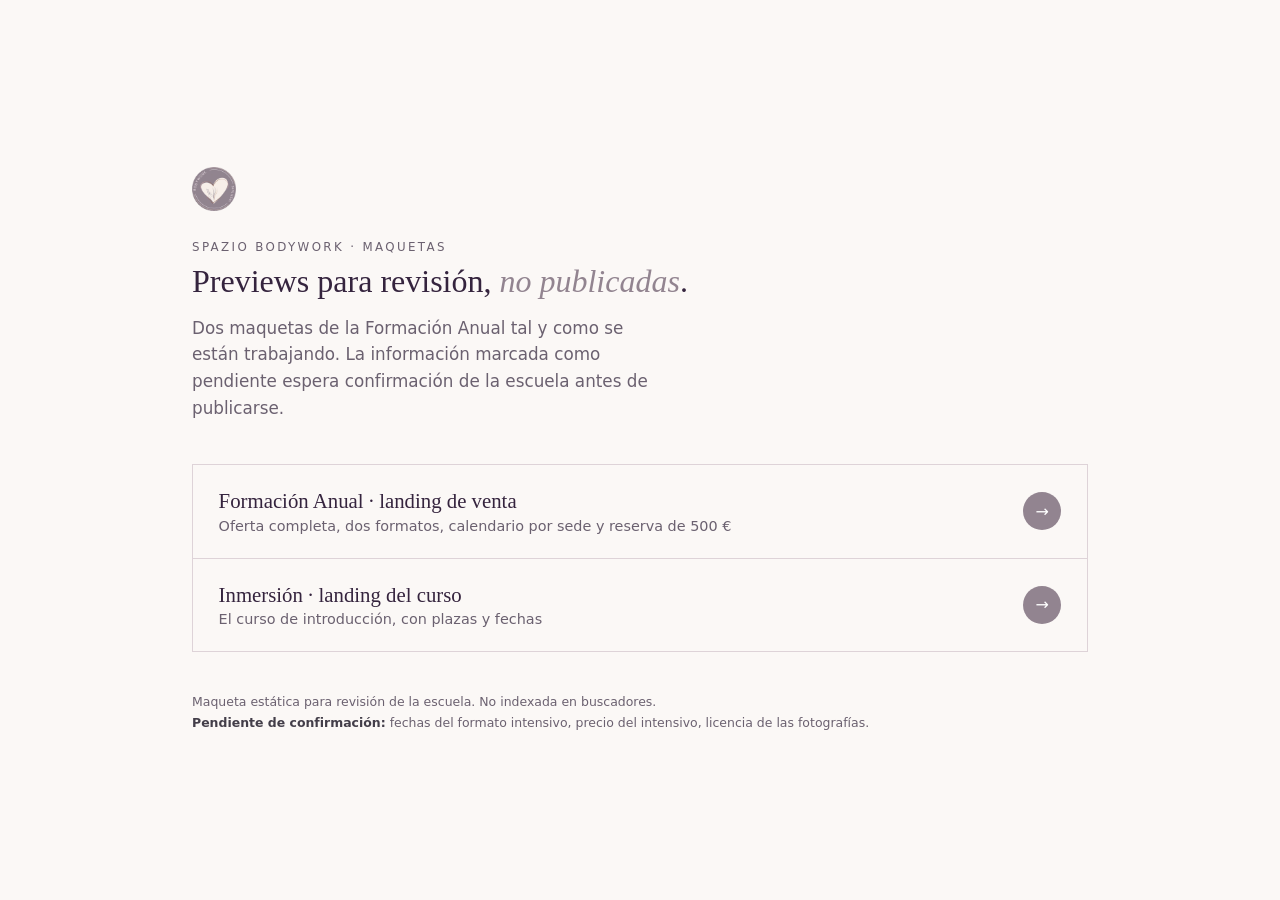
<file: index.html>
<!DOCTYPE html>
<html lang="es">
<head>
<meta charset="utf-8">
<meta name="viewport" content="width=device-width, initial-scale=1">
<meta name="robots" content="noindex, nofollow">
<title>Spazio Bodywork · maquetas de revisión</title>
<style>
  :root { --malva:#928490; --arena:#DBC1AD; --ciruela:#35243E; --papel:#F3E8EB; --roto:#FBF8F6; --texto:#433E49; --sec:#6B6170; }
  * { box-sizing: border-box; }
  body { margin:0; min-height:100vh; display:grid; place-items:center; padding:clamp(1.5rem,4vw,4rem);
         background:var(--roto); color:var(--texto);
         font-family: ui-sans-serif, system-ui, "Helvetica Neue", Arial, sans-serif; }
  main { width:100%; max-width:56rem; }
  .iso { width:44px; height:44px; margin-bottom:1.6rem; image-rendering:auto; }
  .eyebrow { margin:0 0 .6rem; font-size:.74rem; letter-spacing:.2em; text-transform:uppercase; color:var(--sec); }
  h1 { margin:0 0 1rem; font-family: Georgia, "Times New Roman", serif; font-weight:400;
       font-size:clamp(2rem,1.4rem+2.4vw,3.4rem); line-height:1.08; color:var(--ciruela); }
  h1 em { font-style:italic; color:var(--malva); }
  .lead { margin:0 0 2.6rem; max-width:44ch; font-size:1.05rem; line-height:1.6; color:var(--sec); }
  ul { list-style:none; margin:0; padding:0; display:grid; gap:1px; background:#DED3D8; border:1px solid #DED3D8; }
  li { background:var(--roto); }
  a.card { display:grid; grid-template-columns:1fr auto; align-items:center; gap:1rem; padding:1.5rem 1.6rem;
           text-decoration:none; color:inherit; transition:background-color .18s ease; }
  a.card:hover { background:var(--papel); }
  .card h2 { margin:0 0 .3rem; font-family: Georgia, serif; font-weight:400; font-size:1.3rem; color:var(--ciruela); }
  .card p { margin:0; font-size:.9rem; color:var(--sec); }
  .go { display:grid; place-items:center; width:2.4rem; height:2.4rem; border-radius:50%;
        background:var(--malva); color:#fff; font-size:1rem; }
  footer { margin-top:2.4rem; font-size:.78rem; line-height:1.7; color:var(--sec); }
  footer b { color:var(--texto); font-weight:600; }
</style>
</head>
<body>
<main>
  <img class="iso" src="formacion-anual/img/isotipo-spazio.webp" alt="">
  <p class="eyebrow">Spazio Bodywork · maquetas</p>
  <h1>Previews para revisión, <em>no publicadas</em>.</h1>
  <p class="lead">Dos maquetas de la Formación Anual tal y como se están trabajando. La información marcada como pendiente
     espera confirmación de la escuela antes de publicarse.</p>

  <ul>
    <li>
      <a class="card" href="formacion-anual/">
        <div>
          <h2>Formación Anual · landing de venta</h2>
          <p>Oferta completa, dos formatos, calendario por sede y reserva de 500 €</p>
        </div>
        <span class="go" aria-hidden="true">→</span>
      </a>
    </li>
    <li>
      <a class="card" href="inmersion/">
        <div>
          <h2>Inmersión · landing del curso</h2>
          <p>El curso de introducción, con plazas y fechas</p>
        </div>
        <span class="go" aria-hidden="true">→</span>
      </a>
    </li>
  </ul>

  <footer>
    Maqueta estática para revisión de la escuela. No indexada en buscadores.<br>
    <b>Pendiente de confirmación:</b> fechas del formato intensivo, precio del intensivo, licencia de las fotografías.
  </footer>
</main>
</body>
</html>
</file>
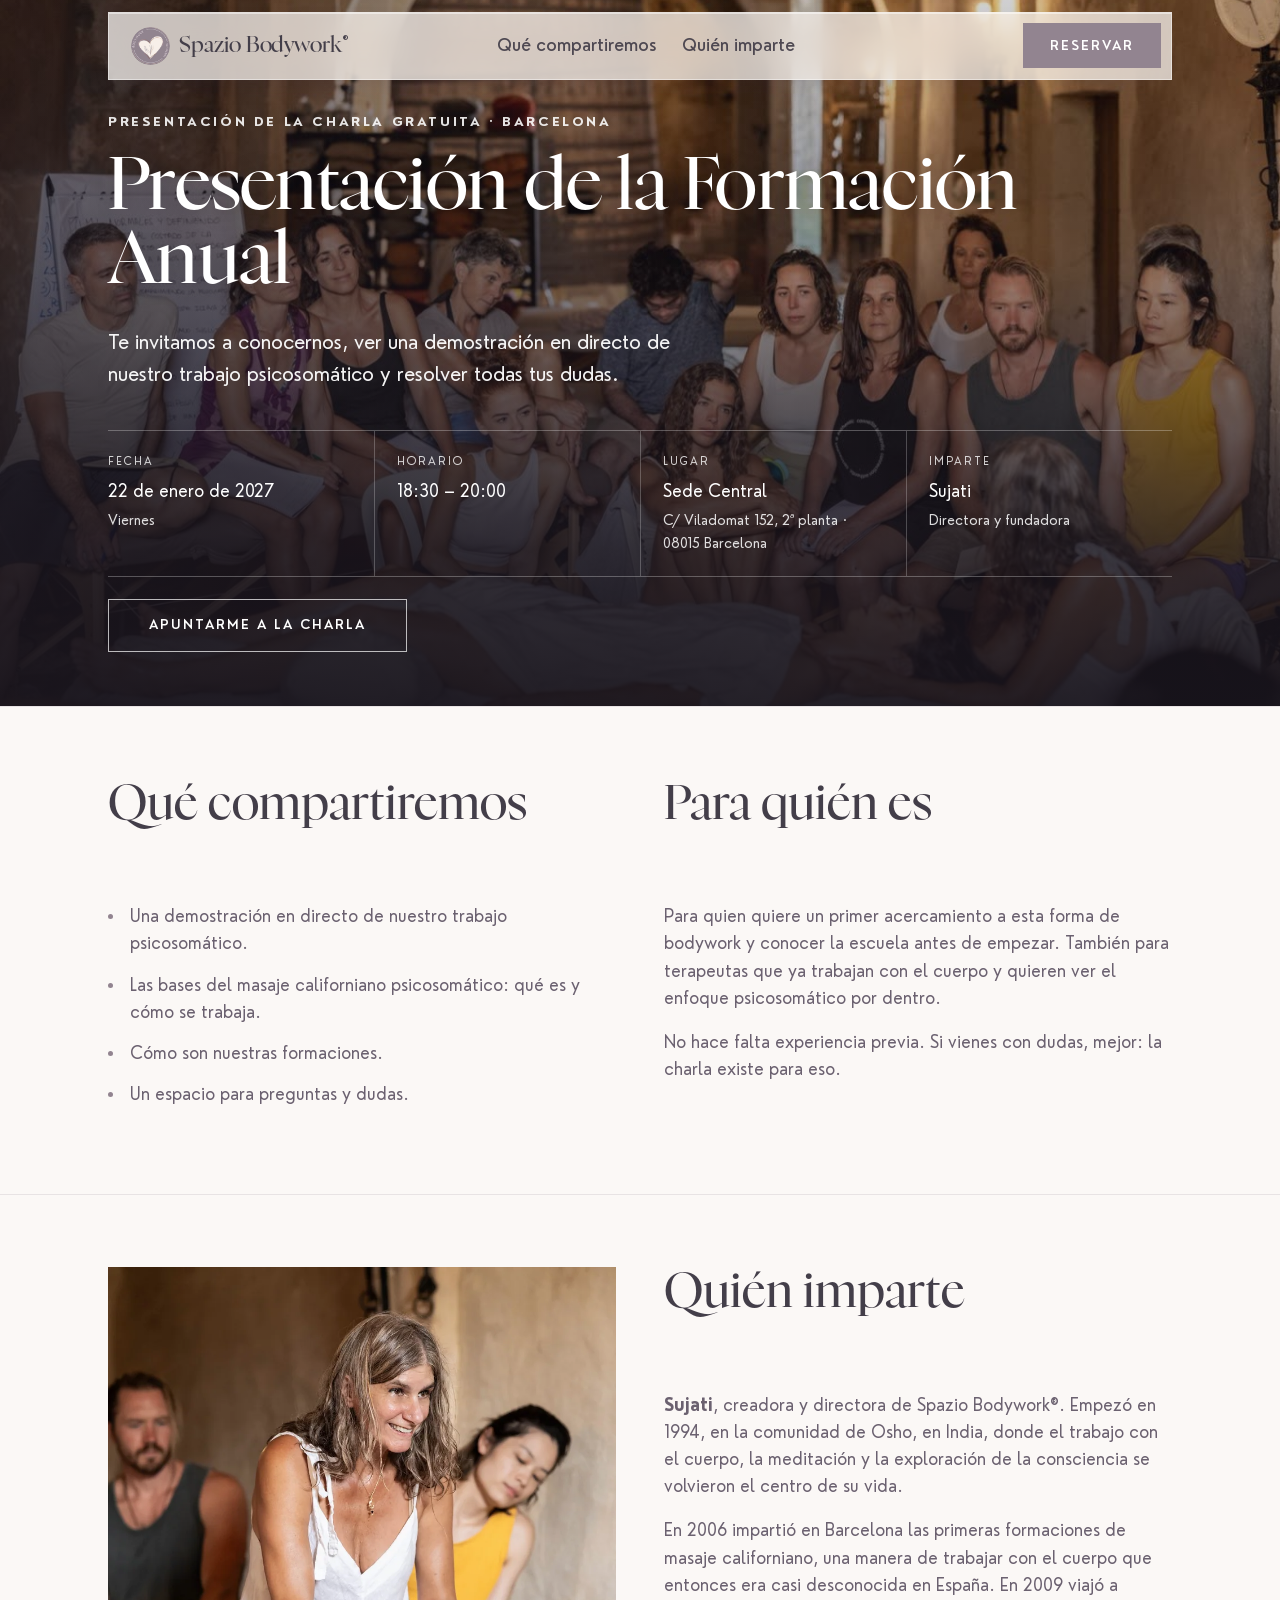
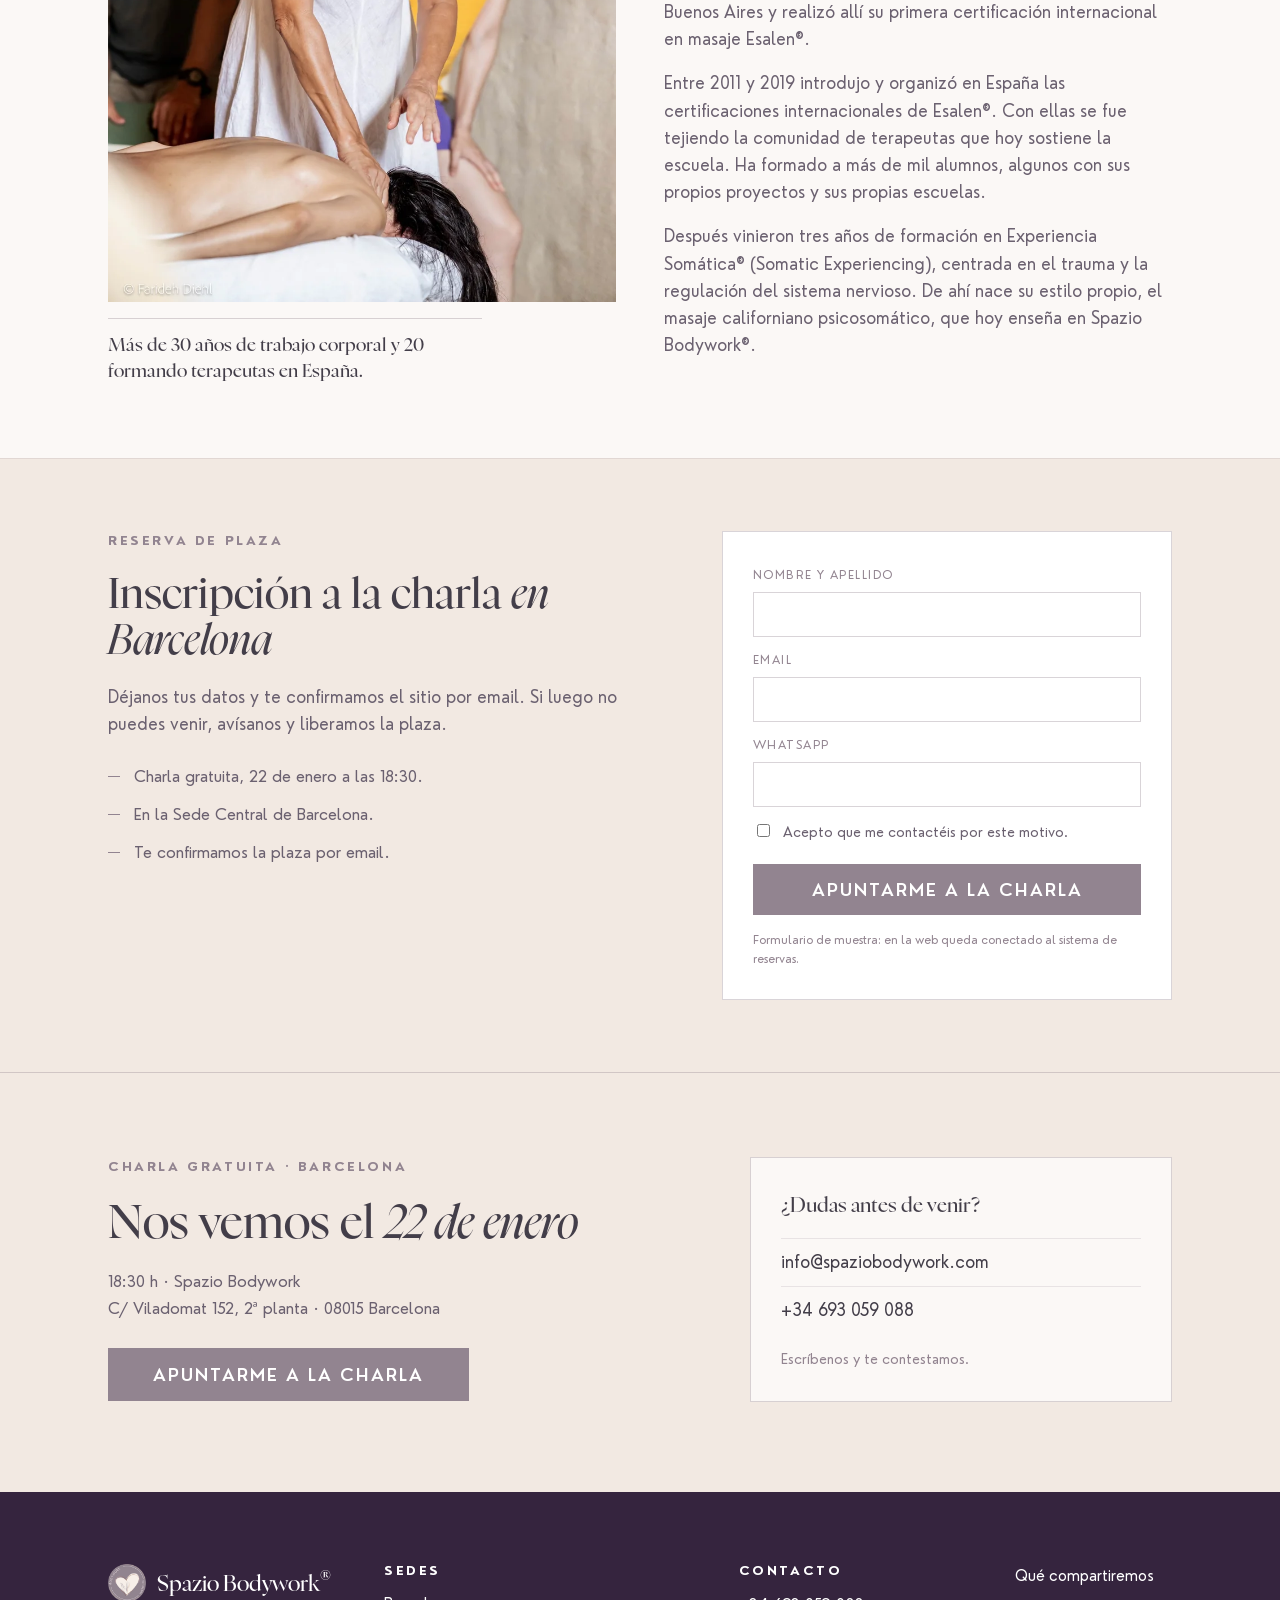
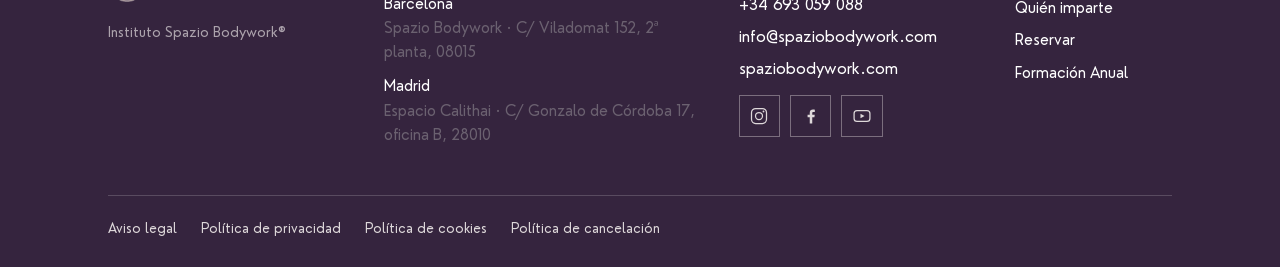
<file: charla/index.html>
<!doctype html>
<html lang="es">
<head>
<meta charset="utf-8">
<meta name="viewport" content="width=device-width, initial-scale=1">
<meta name="robots" content="noindex, nofollow">
<title>Charla gratuita · Presentación de la Formación Anual · Barcelona, 22 de enero de 2027</title>
<meta name="description" content="Charla gratuita de presentación de la Formación Anual de Masaje Californiano Psicosomático. Barcelona, 22 de enero de 2027, de 18:30 a 20:00. Imparte Sujati.">
<link rel="stylesheet" href="../formacion-anual/fonts.css">
<style>
  :root{
    /* identidad del sitio (igual que Formación Anual e Inmersión) */
    --primary:#928490; --secondary:#DBC1AD; --textc:#433E49; --accent:#35243E;
    --white:#FBF8F6; --paperc:#F3E8EB; --muted:#6B6170;
    --line:rgb(146 132 144/.35); --line-soft:rgb(146 132 144/.18);
    --plum:var(--textc); --plum-soft:var(--muted); --mauve:var(--primary); --ink:var(--textc);
    --cream:var(--paperc); --paper:var(--white);
    --serif:'Nyght Serif','Cormorant Garamond',Georgia,serif;
    --sans:'Nourd','Inter',system-ui,sans-serif;
  }
  *{box-sizing:border-box}
  html{-webkit-text-size-adjust:100%}
  body{margin:0;background:var(--paper);color:var(--ink);font-family:var(--sans);font-weight:400;font-size:1.0625rem;line-height:1.6}
  a{color:inherit}
  .wrap{max-width:1120px;margin:0 auto;padding:0 28px}
  /* cabecera (misma que Formación Anual e Inmersión) */
  .site-header{position:fixed;inset:.75rem 0 auto 0;z-index:50;width:calc(min(1120px,100%) - 56px);margin-inline:auto;
    display:grid;grid-template-columns:1fr auto 1fr;align-items:center;gap:1rem;
    padding:.65rem .65rem .65rem 1.4rem;color:var(--plum);
    background:rgb(251 248 246/.74);-webkit-backdrop-filter:blur(18px) saturate(1.4);backdrop-filter:blur(18px) saturate(1.4);
    border:1px solid rgb(255 255 255/.45);box-shadow:0 10px 30px -18px rgb(53 36 62/.35), inset 0 1px 0 rgb(255 255 255/.5)}
  @supports not ((backdrop-filter:blur(1px)) or (-webkit-backdrop-filter:blur(1px))){.site-header{background:rgb(251 248 246/.94)}}
  .site-header .wordmark{font-family:var(--serif);font-weight:400;font-size:1.35rem;letter-spacing:-.005em;
    text-decoration:none;white-space:nowrap;color:var(--plum);display:inline-flex;align-items:center;gap:.6rem}
  .site-header .isotipo{width:2.4rem;height:2.4rem;flex:none;border-radius:50%}
  .site-header .wordmark sup{font-family:var(--sans);font-size:.5em;margin-left:1px}
  .site-nav{display:flex;gap:clamp(1.25rem,.9rem + .8vw,2.25rem)}
  .site-nav a{font-size:1.0625rem;font-weight:500;text-decoration:none;opacity:.92;color:var(--plum)}
  .site-nav a:hover{opacity:1;text-decoration:underline;text-underline-offset:6px;text-decoration-thickness:1px}
  .site-header .btn{justify-self:end;margin-top:0;padding:11px 26px;font-size:.8125rem}
  .nav-toggle{display:none;width:2.6rem;height:2.6rem;padding:0;flex:none;align-items:center;justify-content:center;
    flex-direction:column;gap:4px;border:1px solid var(--line);background:transparent;cursor:pointer}
  .nav-toggle span{display:block;width:1.1rem;height:1px;background:var(--plum);transition:transform .3s ease,opacity .3s ease}
  body.nav-open .nav-toggle span:first-child{transform:translateY(5px) rotate(45deg)}
  body.nav-open .nav-toggle span:nth-child(2){opacity:0}
  body.nav-open .nav-toggle span:last-child{transform:translateY(-5px) rotate(-45deg)}
  .nav-cta{display:none}
  /* hero */
  /* hero: la información va encima de la foto */
  .hero{position:relative;isolation:isolate;color:#fff;display:flex;align-items:flex-end;
        min-height:clamp(560px,72vh,760px);overflow:hidden;background:#2a2530}
  .hero-img{position:absolute;inset:0;width:100%;height:100%;object-fit:cover;object-position:50% 38%;z-index:-2}
  .hero-scrim{position:absolute;inset:0;z-index:-1;
    background:
      linear-gradient(180deg,rgba(24,20,28,.20) 0%,rgba(24,20,28,.40) 38%,rgba(24,20,28,.84) 78%,rgba(24,20,28,.94) 100%),
      linear-gradient(90deg,rgba(24,20,28,.5) 0%,rgba(24,20,28,.22) 42%,rgba(24,20,28,0) 68%)}
  .hero-inner{width:100%;max-width:1120px;margin:0 auto;padding:112px 28px 54px}
  .hero .label{color:rgba(255,255,255,.88);margin-bottom:18px}
  .hero h1{color:#fff;max-width:24ch;text-shadow:0 1px 24px rgba(0,0,0,.25)}
  .hero .lead{color:rgba(255,255,255,.95);max-width:52ch}
  .label{font-weight:700;font-size:.8125rem;letter-spacing:.2em;text-transform:uppercase;color:var(--mauve);margin:0 0 22px}
  .nw{white-space:nowrap}
  h1{font-family:var(--serif);font-weight:400;font-size:clamp(2.4rem,1.2rem + 4.2vw,5.6rem);line-height:1.02;letter-spacing:-.01em;margin:0;max-width:22ch;color:var(--plum)}
  h1 em{font-style:italic}
  .lead{font-size:1.25rem;line-height:1.6;max-width:54ch;margin:26px 0 0;color:var(--plum-soft)}
  .datos{display:grid;grid-template-columns:repeat(4,minmax(0,1fr));gap:0;margin:40px 0 0;border-top:1px solid rgba(255,255,255,.28);border-bottom:1px solid rgba(255,255,255,.28)}
  .dato{padding:22px 22px 22px 0}
  .dato + .dato{padding-left:22px;border-left:1px solid rgba(255,255,255,.24)}
  .dato dt{font-size:11px;letter-spacing:.18em;text-transform:uppercase;color:rgba(255,255,255,.8);margin:0 0 8px}
  .dato dd{margin:0;font-size:17px;color:#fff}
  .dato dd span{display:block;font-size:14px;color:rgba(255,255,255,.85);margin-top:4px}
  /* secciones */
  section.blk{padding:72px 0;border-top:1px solid var(--line-soft);scroll-margin-top:96px}
  h2{font-family:var(--serif);font-weight:400;font-size:clamp(2.1rem,1.6rem + 2vw,3.6rem);line-height:1.08;letter-spacing:0;margin:0 0 22px;color:var(--plum);max-width:26ch}
  .cols{display:grid;grid-template-columns:minmax(0,1fr) minmax(0,1fr);gap:48px}
  @media (min-width:901px){.cols h2{min-height:2.16em;font-size:clamp(2.1rem,1.6rem + 1.7vw,3.25rem)}}
  ul.lista{list-style:none;margin:0;padding:0}
  ul.lista li{position:relative;padding:0 0 14px 22px;color:var(--plum-soft)}
  ul.lista li:before{content:"";position:absolute;left:0;top:11px;width:5px;height:5px;border-radius:50%;background:var(--mauve)}
  p{max-width:62ch;color:var(--plum-soft)}
  /* cierre */
  .cierre{background:rgb(219 193 173 / .28);border-top:1px solid var(--line);padding:84px 0 90px}
  .cierre-in{display:grid;grid-template-columns:minmax(0,1.15fr) minmax(0,.85fr);gap:72px;align-items:center}
  .cierre .label{color:var(--mauve)}
  .cierre h2{max-width:22ch;font-size:clamp(30px,3.6vw,46px);margin-bottom:18px}
  .cierre h2 em{font-style:italic}
  .cierre .btn{margin-top:26px}
  .contacto{background:var(--white);border:1px solid var(--line);padding:32px 30px 30px}
  .contacto-t{font-family:var(--serif);font-size:20px;color:var(--plum);margin:0 0 16px;max-width:none}
  .contacto-l{display:block;font-size:17px;color:var(--plum);text-decoration:none;padding:10px 0;border-top:1px solid var(--line-soft)}
  .contacto-l:hover{color:var(--mauve)}
  .contacto-n{margin:14px 0 0;font-size:14px;color:var(--mauve);max-width:none}
  .btn{display:inline-flex;align-items:center;justify-content:center;gap:.8rem;background:var(--primary);color:#fff;text-decoration:none;
       padding:15px 44px;border-radius:0;border:1px solid transparent;font-family:var(--sans);font-weight:600;
       font-size:clamp(.95rem,.9rem + .25vw,1.1875rem);letter-spacing:2px;text-transform:uppercase;line-height:21px;margin-top:30px;
       transition:background-color .25s ease,color .25s ease}
  .btn:hover{background:var(--plum)}
  .nota{margin:16px 0 0;font-size:14px;color:var(--mauve)}
  .hero-cta{margin:22px 0 0}
  .hero-cta a{display:inline-flex;align-items:center;justify-content:center;padding:15px 40px;border:1px solid rgb(255 255 255/.7);
    font-family:var(--sans);font-weight:600;font-size:.8125rem;letter-spacing:2px;text-transform:uppercase;color:#fff;
    text-decoration:none;transition:background-color .25s ease,color .25s ease}
  .hero-cta a:hover{background:#fff;color:var(--plum)}
  .quiente{align-items:start}
  .retrato{margin:0}
  .retrato img{width:100%;height:auto;display:block;filter:saturate(.95)}
  .retrato figcaption{font-family:var(--serif);font-size:18px;line-height:1.45;color:var(--plum);
    margin-top:16px;padding-top:14px;border-top:1px solid var(--line);max-width:34ch}
  .cierre-datos{margin:0;font-size:16px;line-height:1.7;color:var(--plum-soft)}
  .reserva{background:rgb(219 193 173 / .28)}
  .form-wrap{display:grid;grid-template-columns:minmax(0,1.1fr) minmax(0,.9fr);gap:64px;align-items:start}
  .reserva-txt .label{color:var(--mauve)}
  .reserva-txt h2{font-size:clamp(28px,3.4vw,42px);max-width:20ch;margin-bottom:20px}
  .reserva-txt h2 em{font-style:italic}
  .mini{list-style:none;margin:26px 0 0;padding:0}
  .mini li{position:relative;padding:0 0 12px 26px;color:var(--plum-soft);font-size:16px}
  .mini li:before{content:"";position:absolute;left:0;top:12px;width:12px;height:1px;background:var(--mauve)}
  .form.card{background:#fff;border:1px solid var(--line);padding:34px 30px 30px}
  .form{display:grid;gap:14px}
  .form label{display:block;font-size:12px;letter-spacing:.12em;text-transform:uppercase;color:var(--mauve)}
  .form input[type=text],.form input[type=email],.form input[type=tel]{
    display:block;width:100%;margin-top:7px;padding:12px 14px;border:1px solid var(--line);
    background:#fff;font-family:var(--sans);font-size:16px;color:var(--ink)}
  .form input:focus{outline:none;border-color:var(--mauve)}
  .form .check{display:flex;gap:10px;align-items:flex-start;font-size:14px;letter-spacing:0;text-transform:none;color:var(--plum-soft)}
  .form .check input{margin-top:3px}
  .form .btn{margin-top:6px;border:0;cursor:pointer;font-family:var(--sans)}
  .form-aviso{margin:2px 0 0;font-size:12px;color:var(--mauve)}
  .form-nota{font-size:14px;color:var(--mauve)}
  /* pie de página (mismo patrón que la landing de Formación Anual) */
  .site-footer{background:var(--accent);color:rgb(251 248 246/.85);padding:72px 0 28px;font-size:1rem}
  .site-footer a{text-decoration:none}
  .site-footer a:hover{text-decoration:underline;text-underline-offset:5px}
  .site-footer :focus-visible{outline-color:var(--white)}
  .footer-main{display:grid;grid-template-columns:3fr 4fr 3fr 2fr;gap:40px;padding-bottom:38px}
  .wordmark{display:inline-flex;align-items:center;gap:.7rem;color:#fff;font-family:var(--serif);font-size:1.35rem;letter-spacing:-.005em}
  .isotipo{width:38px;height:38px;display:block}
  .footer-name{margin:.7rem 0 0;color:rgb(251 248 246/.6);font-size:.875rem}
  .footer-h{font-family:var(--sans);font-weight:700;font-size:.8125rem;letter-spacing:.2em;text-transform:uppercase;color:#fff;margin:0 0 14px}
  .site-footer address{font-style:normal;font-size:.95rem;line-height:1.6}
  .site-footer address span{display:block;color:#fff}
  .site-footer address p{margin:0 0 .6rem}
  .footer-col p{margin:0 0 .4rem}
  .footer-col a{color:#fff}
  .social{list-style:none;margin:14px 0 0;padding:0;display:flex;gap:.6rem}
  .social a{display:grid;place-content:center;width:2.6rem;height:2.6rem;border:1px solid rgb(251 248 246/.35);color:rgb(251 248 246/.85);transition:background .2s,color .2s}
  .social a:hover{background:#fff;color:var(--accent);border-color:#fff;text-decoration:none}
  .footer-nav{display:flex;flex-direction:column;gap:.5rem;font-size:.95rem}
  .footer-legal{padding-top:22px;border-top:1px solid rgb(251 248 246/.18)}
  .legal{display:flex;flex-wrap:wrap;gap:24px;font-size:.82rem;margin:0}
  @media (max-width:760px){
    .site-header{grid-template-columns:1fr auto auto;width:calc(100% - 16px);inset:.5rem .5rem auto .5rem;margin-inline:0;padding-left:1rem}
    .site-header .wordmark{font-size:1.15rem}
    .site-header .isotipo{width:2rem;height:2rem}
    .nav-toggle{display:flex}
    .site-nav{display:none;position:fixed;inset:4.2rem .5rem auto .5rem;z-index:49;flex-direction:column;gap:0;padding:.25rem 1.25rem;
      background:rgb(251 248 246/.98);border:1px solid var(--line);box-shadow:0 24px 44px -30px rgb(53 36 62/.55)}
    body.nav-open .site-nav{display:flex}
    .site-nav a{padding-block:.9rem;border-bottom:1px solid var(--line)}
    .site-nav a:last-child{border-bottom:0}
    .nav-cta{display:block;color:var(--plum);font-weight:700}
    .site-header .btn--sm{display:none}
  }
  @media (max-width:900px){.footer-main{grid-template-columns:1fr 1fr;gap:32px}}
  @media (max-width:600px){.site-footer{padding:52px 0 24px}.footer-main{grid-template-columns:1fr;gap:28px}}
  @media (max-width:760px){
    .site-header{grid-template-columns:1fr auto auto;width:calc(100% - 16px);inset:.5rem .5rem auto .5rem;margin-inline:0;padding-left:1rem}
    .site-header .wordmark{font-size:1.15rem}
    .site-header .isotipo{width:2rem;height:2rem}
    .nav-toggle{display:flex}
    .site-nav{display:none;position:fixed;inset:4.2rem .5rem auto .5rem;z-index:49;flex-direction:column;gap:0;padding:.25rem 1.25rem;
      background:rgb(251 248 246/.98);border:1px solid var(--line);box-shadow:0 24px 44px -30px rgb(53 36 62/.55)}
    body.nav-open .site-nav{display:flex}
    .site-nav a{padding-block:.9rem;border-bottom:1px solid var(--line)}
    .site-nav a:last-child{border-bottom:0}
    .nav-cta{display:block;color:var(--plum);font-weight:700}
    .site-header .btn--sm{display:none}
  }
  @media (max-width:900px){
    .datos{grid-template-columns:repeat(2,minmax(0,1fr))}
    .dato:nth-child(3){padding-left:0;border-left:0;border-top:1px solid var(--line)}
    .dato:nth-child(4){border-top:1px solid var(--line)}
  }
  @media (max-width:760px){
    .hero{min-height:0;display:block}
    .hero-inner{padding:138px 22px 40px}
    .hero-cta{margin-top:26px}
    .hero .lead{font-size:17px}
    .lead{font-size:18px}
    .datos{grid-template-columns:1fr;margin-top:28px}
    .dato{padding:12px 0}
    .dato + .dato{padding-left:0;border-left:0;border-top:1px solid var(--line)}
    section.blk{padding:52px 0}
    .cols{grid-template-columns:1fr;gap:26px}
    .form-wrap{grid-template-columns:1fr;gap:30px}
    .form.card{padding:26px 22px 22px}
    .cierre{padding:56px 0 62px}
    .cierre-in{grid-template-columns:1fr;gap:34px}
  }
</style>
</head>
<body>

<header class="site-header">
  <a class="wordmark" href="../formacion-anual/">
    <img class="isotipo" src="../formacion-anual/img/isotipo-spazio.webp" width="256" height="256" alt="">
    <span>Spazio Bodywork<sup>®</sup></span>
  </a>
  <nav class="site-nav" id="site-nav" aria-label="Secciones">
    <a href="#que-vas-a-ver">Qué compartiremos</a>
    <a href="#quien-imparte">Quién imparte</a>
    <a class="nav-cta" href="#reserva">Reservar</a>
  </nav>
  <a class="btn btn--solid btn--sm" href="#reserva">Reservar</a>
  <button class="nav-toggle" type="button" aria-expanded="false" aria-controls="site-nav" aria-label="Abrir menú">
    <span></span><span></span><span></span>
  </button>
</header>

<main>
  <section class="hero">
    <img class="hero-img" src="img/charla-hero.jpg" alt="Sujati acompañando una práctica de masaje californiano ante un grupo alumnos" fetchpriority="high">
    <div class="hero-scrim"></div>
    <div class="hero-inner">
    <p class="label">Presentación de la <span class="nw">Charla gratuita · Barcelona</span></p>
    <h1>Presentación de la Formación Anual</h1>
    <p class="lead">Te invitamos a conocernos, ver una demostración en directo de nuestro trabajo psicosomático y resolver todas tus dudas.</p>

    <dl class="datos">
      <div class="dato"><dt>Fecha</dt><dd>22 de enero de 2027<span>Viernes</span></dd></div>
      <div class="dato"><dt>Horario</dt><dd>18:30 – 20:00</dd></div>
      <div class="dato"><dt>Lugar</dt><dd>Sede Central<span>C/ Viladomat 152, 2ª planta · 08015 Barcelona</span></dd></div>
      <div class="dato"><dt>Imparte</dt><dd>Sujati<span>Directora y fundadora</span></dd></div>
    </dl>
    <p class="hero-cta"><a href="#reserva">Apuntarme a la charla</a></p>
    </div>
  </section>

  <section class="blk" id="que-vas-a-ver">
    <div class="wrap cols">
      <div>
        <h2>Qué compartiremos</h2>
        <ul class="lista">
          <li>Una demostración en directo de nuestro trabajo psicosomático.</li>
          <li>Las bases del masaje californiano psicosomático: qué es y cómo se trabaja.</li>
          <li>Cómo son nuestras formaciones.</li>
          <li>Un espacio para preguntas y dudas.</li>
        </ul>
      </div>
      <div>
        <h2>Para quién es</h2>
        <p>Para quien quiere un primer acercamiento a esta forma de bodywork y conocer la escuela antes de empezar. También para terapeutas que ya trabajan con el cuerpo y quieren ver el enfoque psicosomático por dentro.</p>
        <p>No hace falta experiencia previa. Si vienes con dudas, mejor: la charla existe para eso.</p>
      </div>
    </div>
  </section>

  <section class="blk" id="quien-imparte">
    <div class="wrap cols quiente">
      <figure class="retrato">
        <img src="../formacion-anual/img/sujati.webp" alt="Sujati, directora y fundadora de Spazio Bodywork®">
        <figcaption>Más de 30 años de trabajo corporal y 20 formando terapeutas en España.</figcaption>
      </figure>
      <div>
        <h2>Quién imparte</h2>
        <p><strong>Sujati</strong>, creadora y directora de Spazio Bodywork®. Empezó en 1994, en la comunidad de Osho, en India, donde el trabajo con el cuerpo, la meditación y la exploración de la consciencia se volvieron el centro de su vida.</p>
        <p>En 2006 impartió en Barcelona las primeras formaciones de masaje californiano, una manera de trabajar con el cuerpo que entonces era casi desconocida en España. En 2009 viajó a Buenos Aires y realizó allí su primera certificación internacional en masaje Esalen®.</p>
        <p>Entre 2011 y 2019 introdujo y organizó en España las certificaciones internacionales de Esalen®. Con ellas se fue tejiendo la comunidad de terapeutas que hoy sostiene la escuela. Ha formado a más de mil alumnos, algunos con sus propios proyectos y sus propias escuelas.</p>
        <p>Después vinieron tres años de formación en Experiencia Somática® (Somatic Experiencing), centrada en el trauma y la regulación del sistema nervioso. De ahí nace su estilo propio, el masaje californiano psicosomático, que hoy enseña en Spazio Bodywork®.</p>
      </div>
    </div>
  </section>

  <section class="blk reserva" id="reserva">
    <div class="wrap form-wrap">
      <div class="reserva-txt">
        <p class="label">Reserva de plaza</p>
        <h2>Inscripción a la charla <em>en Barcelona</em></h2>
        <p>Déjanos tus datos y te confirmamos el sitio por email. Si luego no puedes venir, avísanos y liberamos la plaza.</p>
        <ul class="mini">
          <li>Charla gratuita, 22 de enero a las 18:30.</li>
          <li>En la Sede Central de Barcelona.</li>
          <li>Te confirmamos la plaza por email.</li>
        </ul>
      </div>
      <!-- FORM: en WordPress se sustituye por el formulario del plugin de reservas -->
      <form class="form card" method="post" action="#reserva">
        <label>Nombre y apellido<input type="text" name="nombre" autocomplete="name" required></label>
        <label>Email<input type="email" name="email" autocomplete="email" required></label>
        <label>WhatsApp<input type="tel" name="telefono" autocomplete="tel" required></label>
        <label class="check"><input type="checkbox" name="consent" required> Acepto que me contactéis por este motivo.</label>
        <button class="btn" type="submit">Apuntarme a la charla</button>
        <p class="form-aviso">Formulario de muestra: en la web queda conectado al sistema de reservas.</p>
      </form>
    </div>
  </section>

  <section class="cierre">
    <div class="wrap cierre-in">
      <div class="cierre-txt">
        <p class="label">Charla gratuita · Barcelona</p>
        <h2>Nos vemos el <em>22 de enero</em></h2>
        <p class="cierre-datos">18:30 h · Spazio Bodywork<br>C/ Viladomat 152, 2ª planta · 08015 Barcelona</p>
        <a class="btn" href="#reserva">Apuntarme a la charla</a>
      </div>
      <aside class="contacto">
        <p class="contacto-t">¿Dudas antes de venir?</p>
        <a class="contacto-l" href="mailto:info@spaziobodywork.com">info@spaziobodywork.com</a>
        <a class="contacto-l" href="tel:+34693059088">+34 693 059 088</a>
        <p class="contacto-n">Escríbenos y te contestamos.</p>
      </aside>
    </div>
  </section>
</main>

<footer class="site-footer">
  <div class="wrap">
    <div class="footer-main">
      <div class="footer-brand">
        <a class="wordmark" href="https://spaziobodywork.com/" target="_blank" rel="noopener">
          <img class="isotipo" src="../formacion-anual/img/isotipo-spazio.webp" width="256" height="256" alt="">
          <span>Spazio Bodywork<sup>®</sup></span>
        </a>
        <p class="footer-name">Instituto Spazio Bodywork®</p>
      </div>

      <div class="footer-col">
        <h2 class="footer-h">Sedes</h2>
        <address>
          <p><span>Barcelona</span> Spazio Bodywork · C/ Viladomat 152, 2ª planta, 08015</p>
          <p><span>Madrid</span> Espacio Calithai · C/ Gonzalo de Córdoba 17, oficina B, 28010</p>
        </address>
      </div>

      <div class="footer-col footer-contact">
        <h2 class="footer-h">Contacto</h2>
        <p><a href="tel:+34693059088">+34 693 059 088</a></p>
        <p><a href="mailto:info@spaziobodywork.com">info@spaziobodywork.com</a></p>
        <p><a href="https://spaziobodywork.com/" target="_blank" rel="noopener">spaziobodywork.com</a></p>
        <ul class="social" aria-label="Redes sociales">
          <li><a href="https://www.instagram.com/spaziobodywork/" target="_blank" rel="noopener" aria-label="Instagram">
            <svg viewBox="0 0 24 24" width="20" height="20" aria-hidden="true"><rect x="3" y="3" width="18" height="18" rx="5" fill="none" stroke="currentColor" stroke-width="1.5"/><circle cx="12" cy="12" r="4.2" fill="none" stroke="currentColor" stroke-width="1.5"/><circle cx="17.4" cy="6.6" r="1.1" fill="currentColor"/></svg></a></li>
          <li><a href="https://www.facebook.com/Spaziobodywork" target="_blank" rel="noopener" aria-label="Facebook">
            <svg viewBox="0 0 24 24" width="20" height="20" aria-hidden="true"><path d="M13.5 21v-7.5h2.6l.4-3h-3V8.6c0-.9.3-1.5 1.5-1.5h1.6V4.4c-.3 0-1.2-.1-2.3-.1-2.3 0-3.8 1.4-3.8 3.9v2.3H7.9v3h2.6V21z" fill="currentColor"/></svg></a></li>
          <li><a href="https://www.youtube.com/@spaziobodywork4322" target="_blank" rel="noopener" aria-label="YouTube">
            <svg viewBox="0 0 24 24" width="20" height="20" aria-hidden="true"><rect x="2.5" y="5.5" width="19" height="13" rx="3.5" fill="none" stroke="currentColor" stroke-width="1.5"/><path d="M10.2 9.2v5.6l4.8-2.8z" fill="currentColor"/></svg></a></li>
        </ul>
      </div>

      <nav class="footer-col footer-nav" aria-label="Secciones">
        <a href="#que-vas-a-ver">Qué compartiremos</a>
        <a href="#quien-imparte">Quién imparte</a>
        <a href="#reserva">Reservar</a>
        <a href="../formacion-anual/">Formación Anual</a>
      </nav>
    </div>

    <div class="footer-legal">
      <nav class="legal" aria-label="Legal">
        <a href="https://spaziobodywork.com/aviso-legal/" target="_blank" rel="noopener">Aviso legal</a>
        <a href="https://spaziobodywork.com/politicas-de-privacidad/" target="_blank" rel="noopener">Política de privacidad</a>
        <a href="https://spaziobodywork.com/politica-de-cookies/" target="_blank" rel="noopener">Política de cookies</a>
        <a href="https://spaziobodywork.com/politica-de-cancelacion/" target="_blank" rel="noopener">Política de cancelación</a>
      </nav>
    </div>
  </div>
</footer>

<script>
  (function(){
    var t=document.querySelector('.nav-toggle');
    if(!t) return;
    t.addEventListener('click',function(){
      var open=document.body.classList.toggle('nav-open');
      t.setAttribute('aria-expanded',open?'true':'false');
    });
    document.querySelectorAll('.site-nav a').forEach(function(a){
      a.addEventListener('click',function(){document.body.classList.remove('nav-open');t.setAttribute('aria-expanded','false');});
    });
  })();
</script>
</body>
</html>
</file>
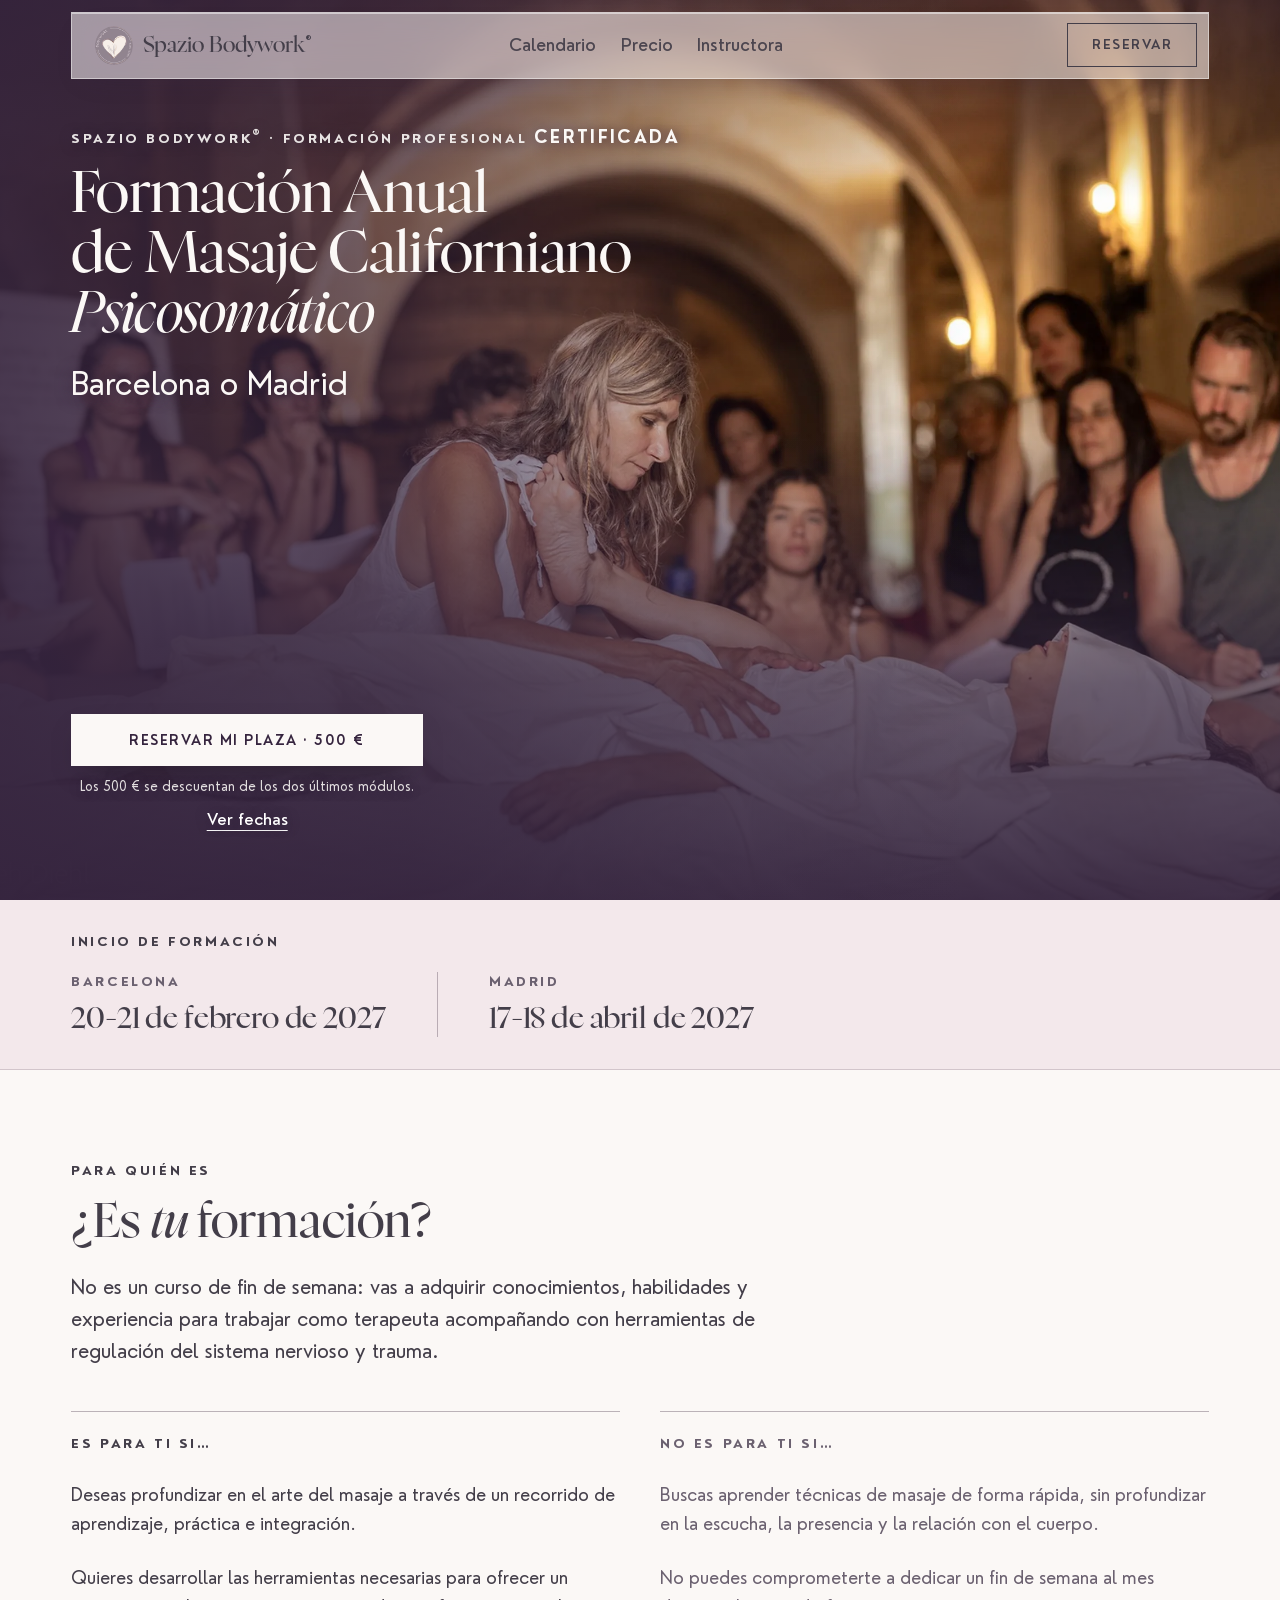
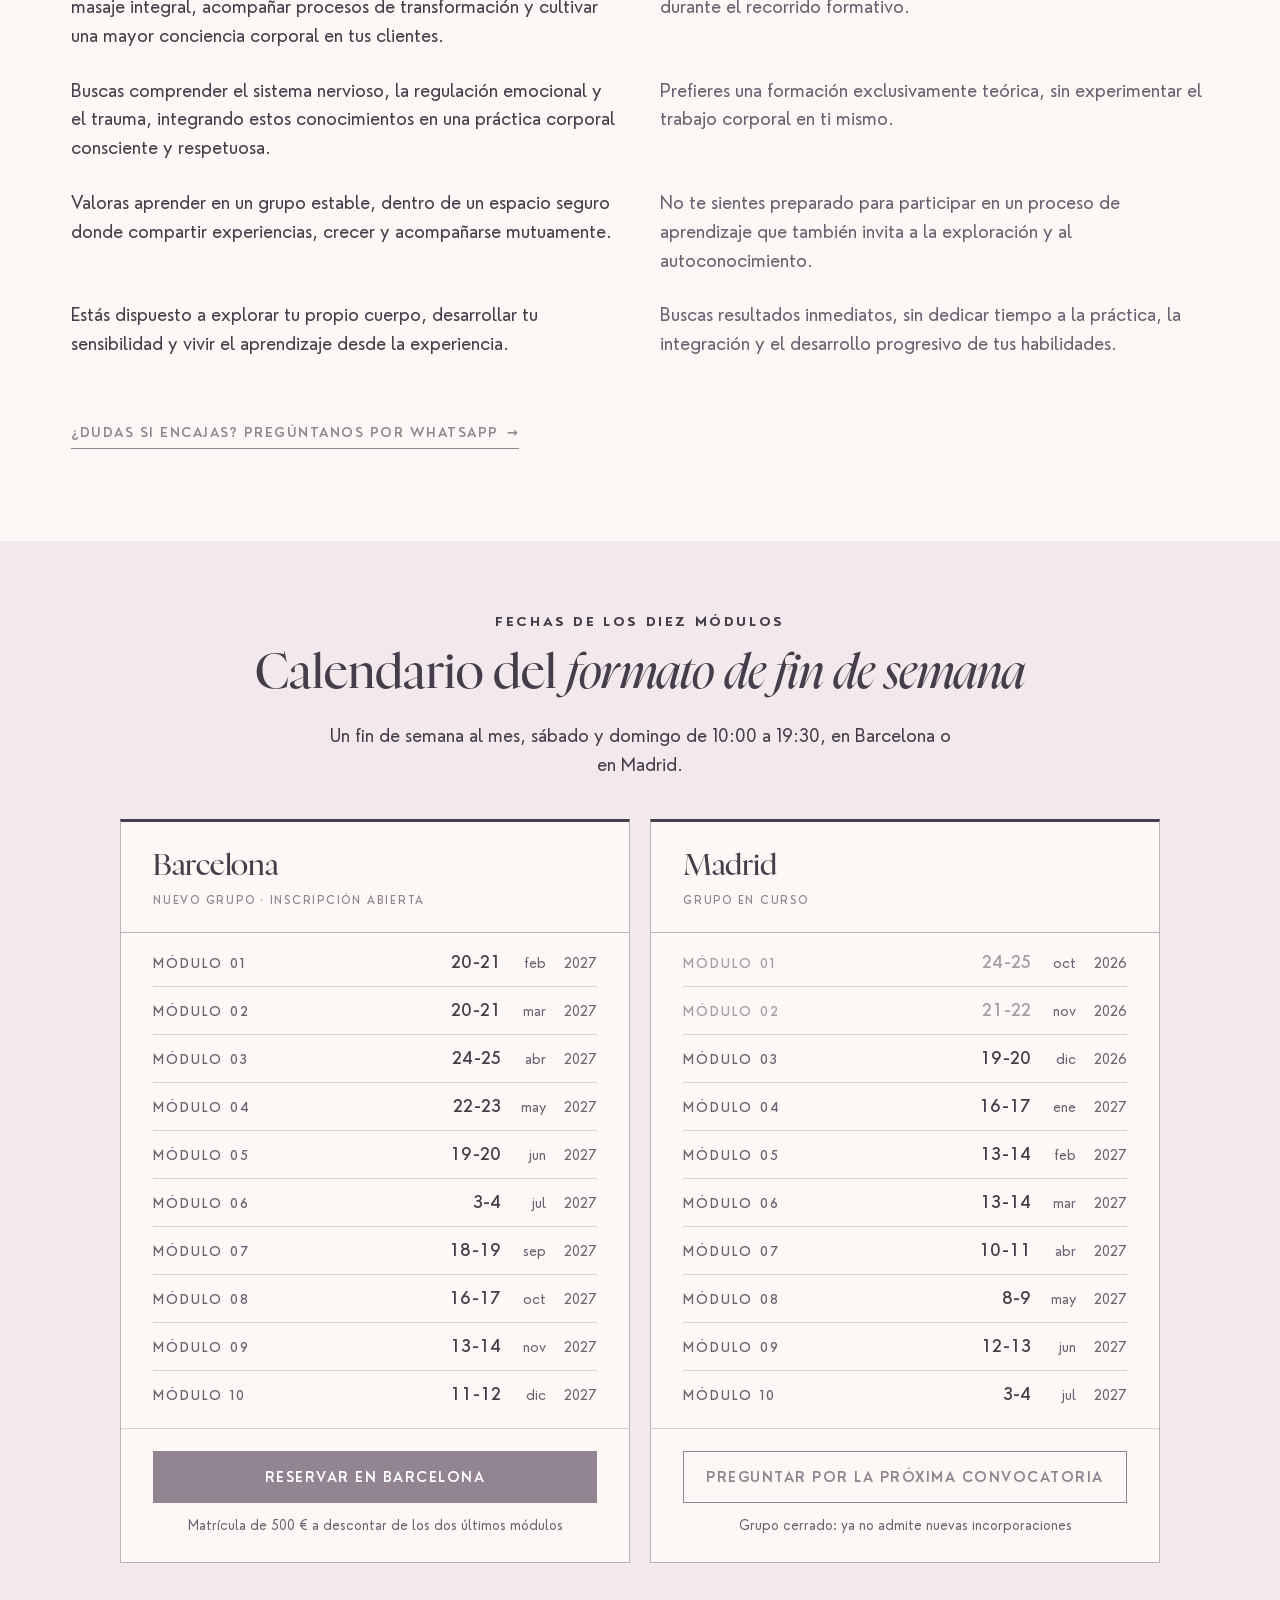
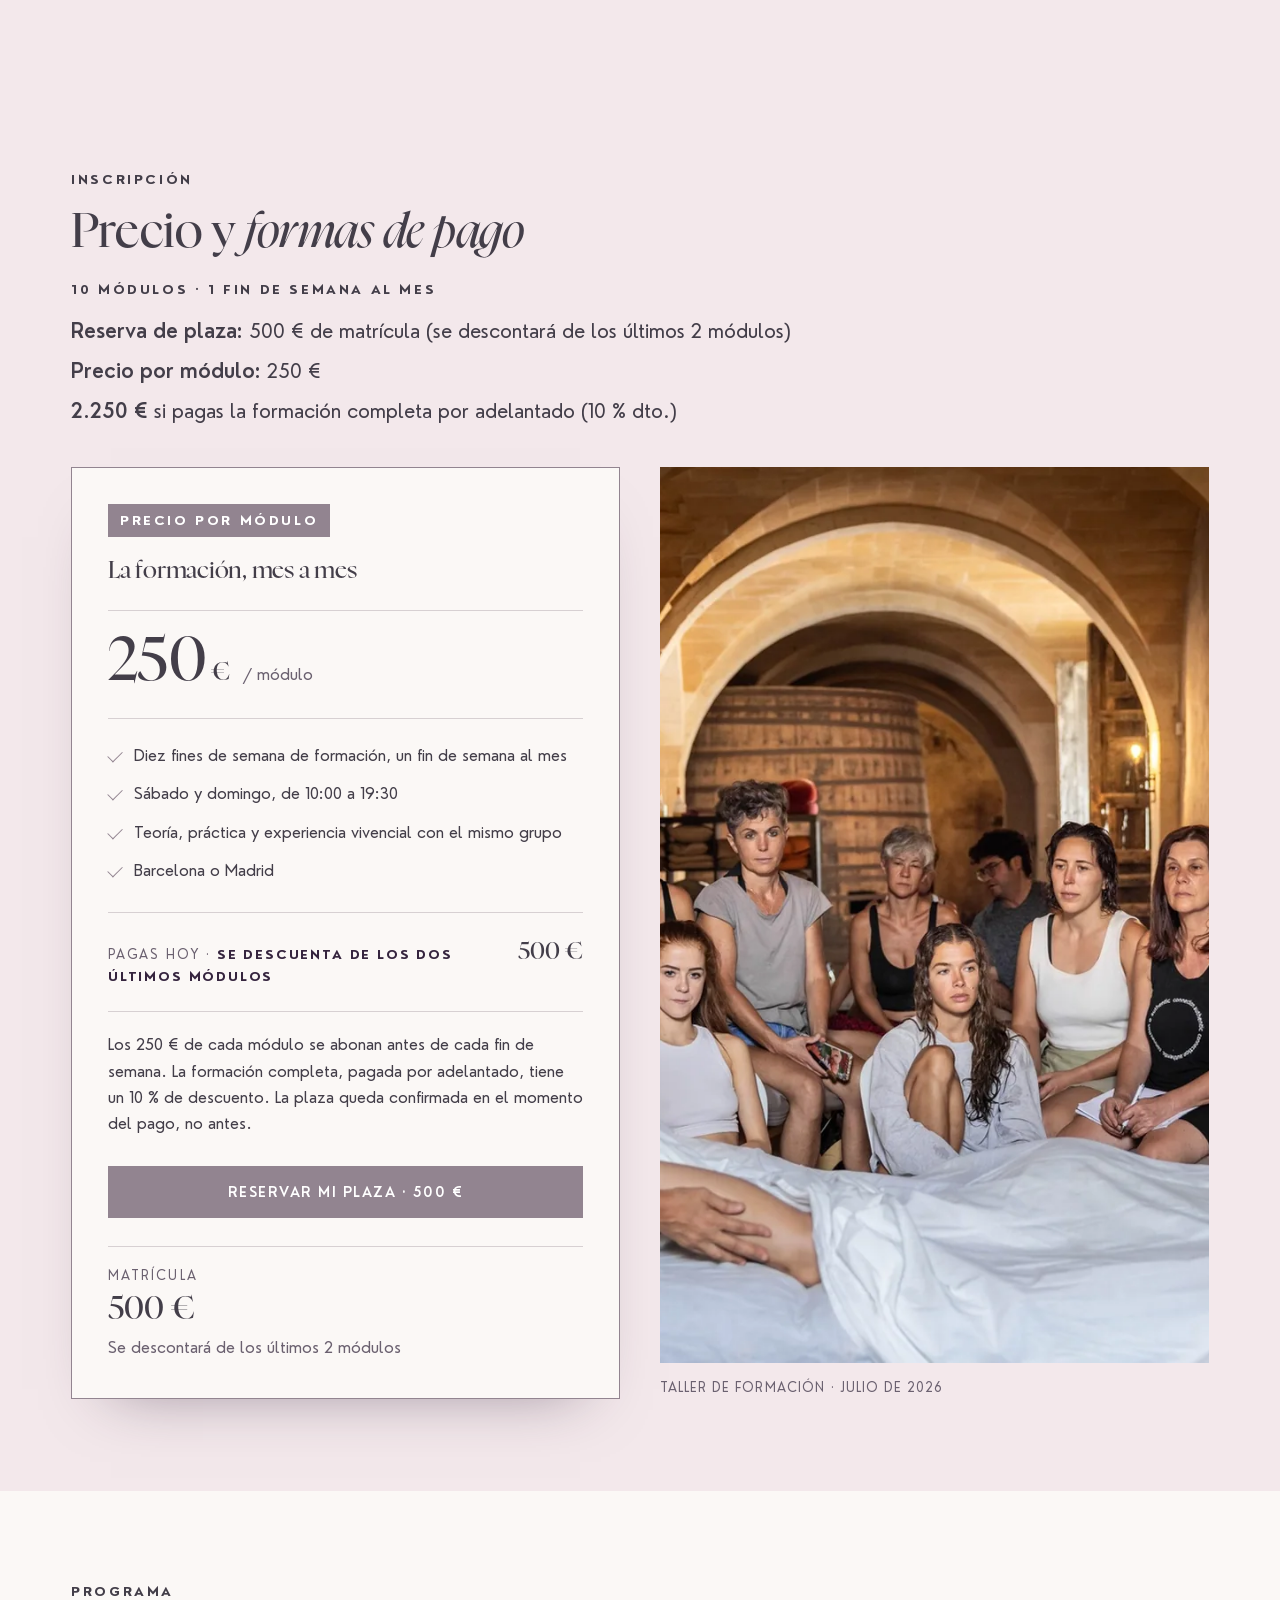
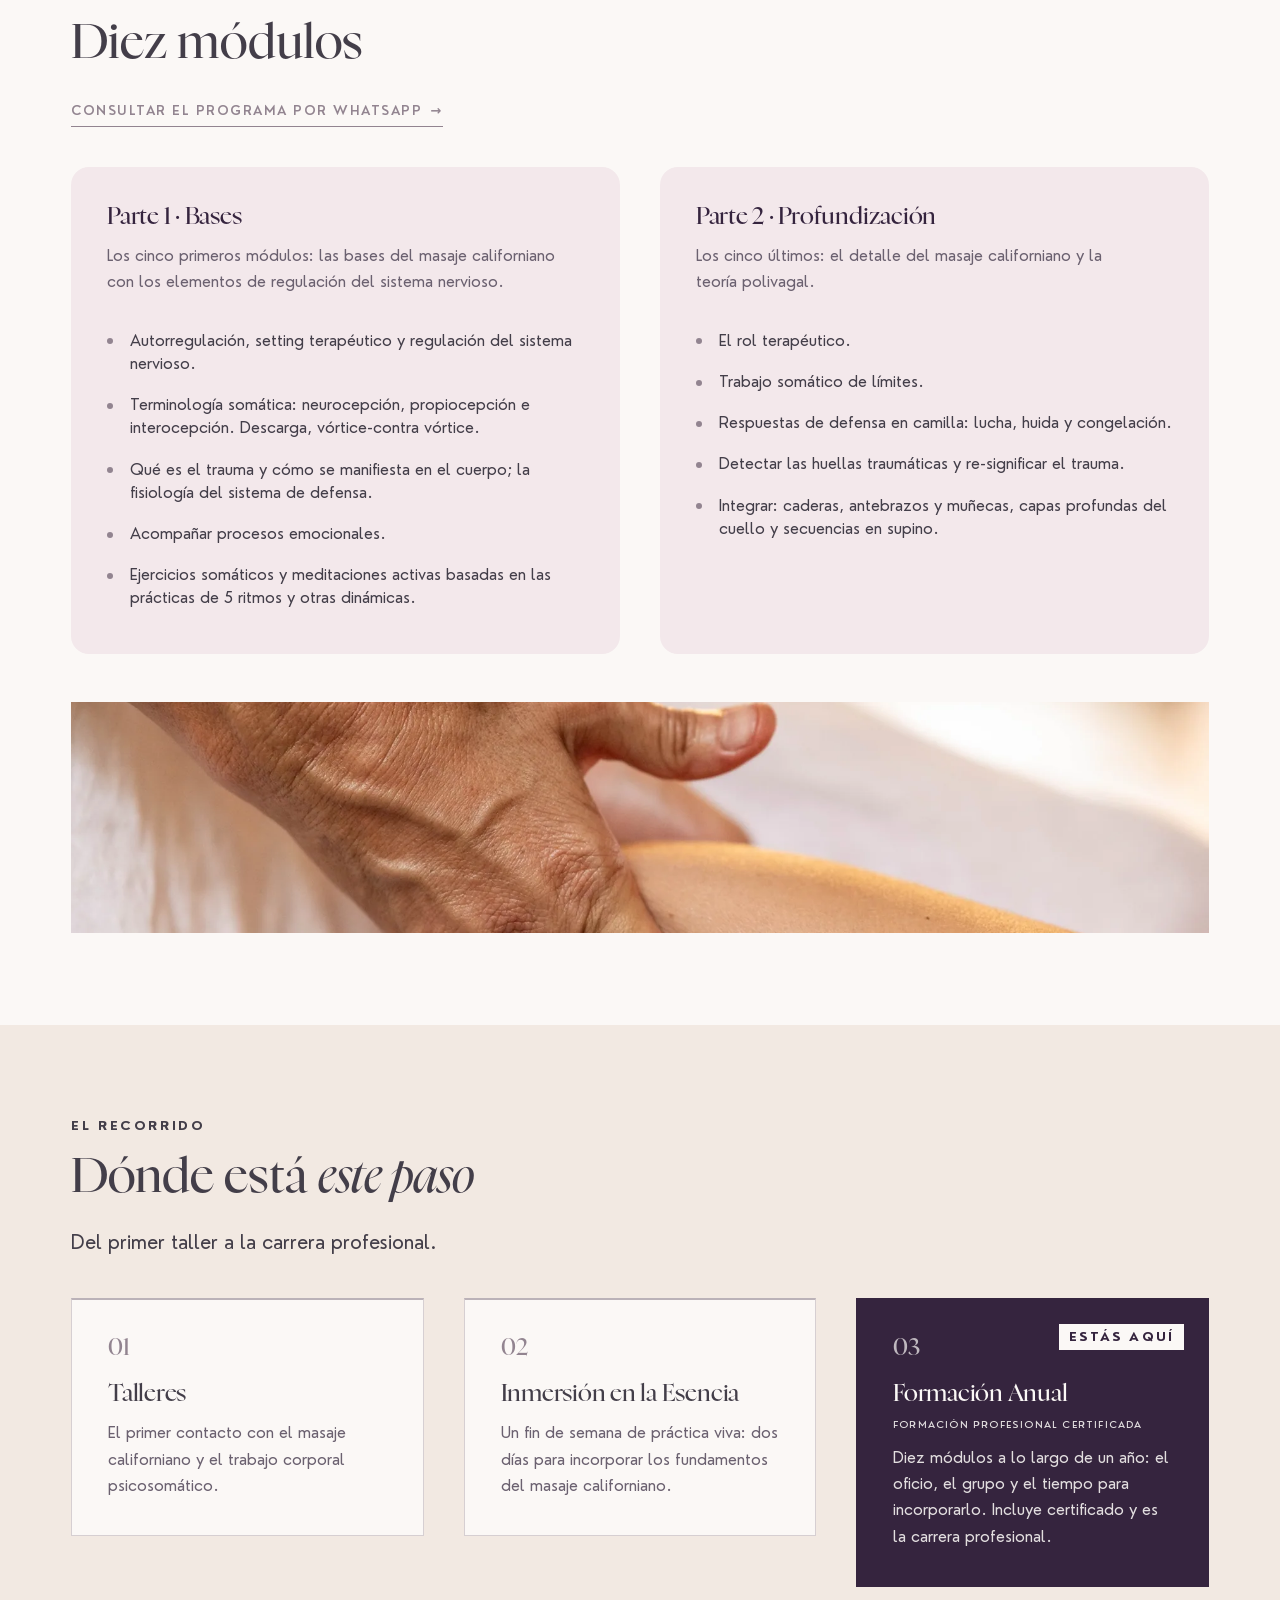
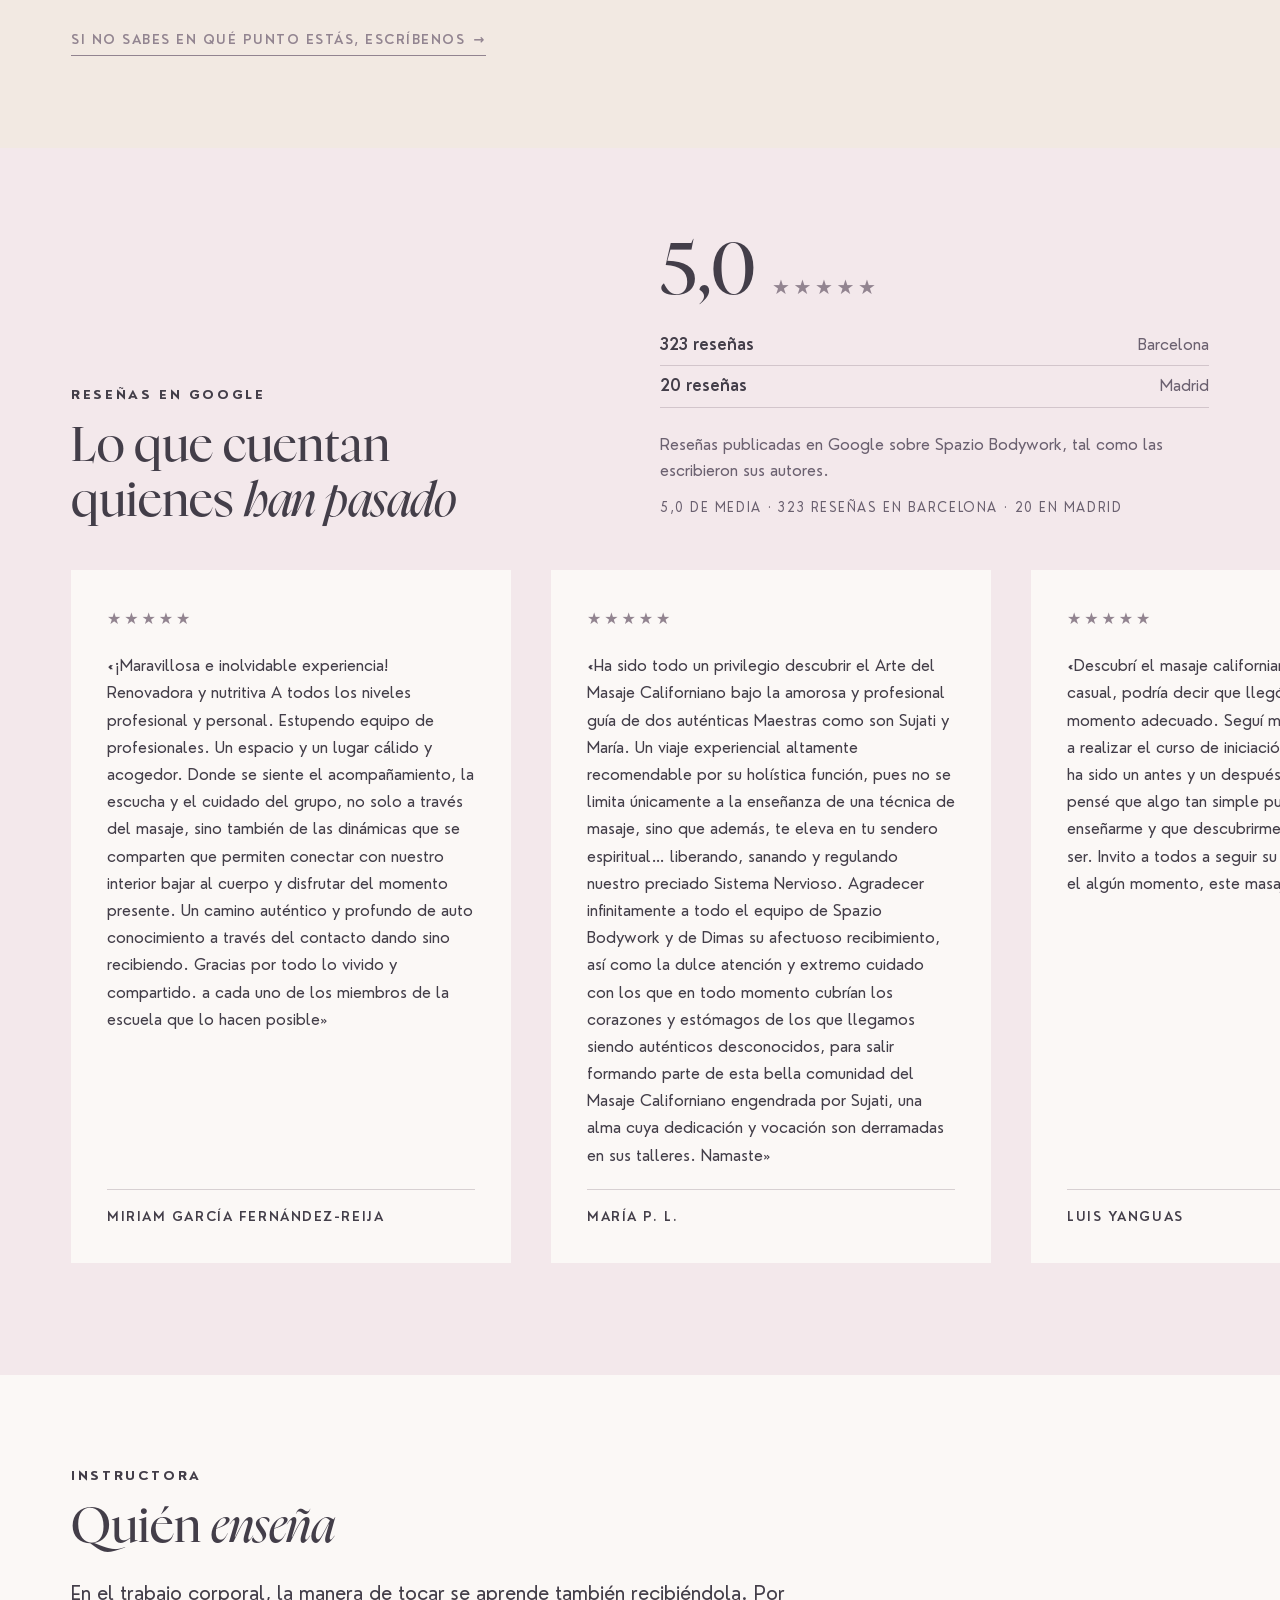
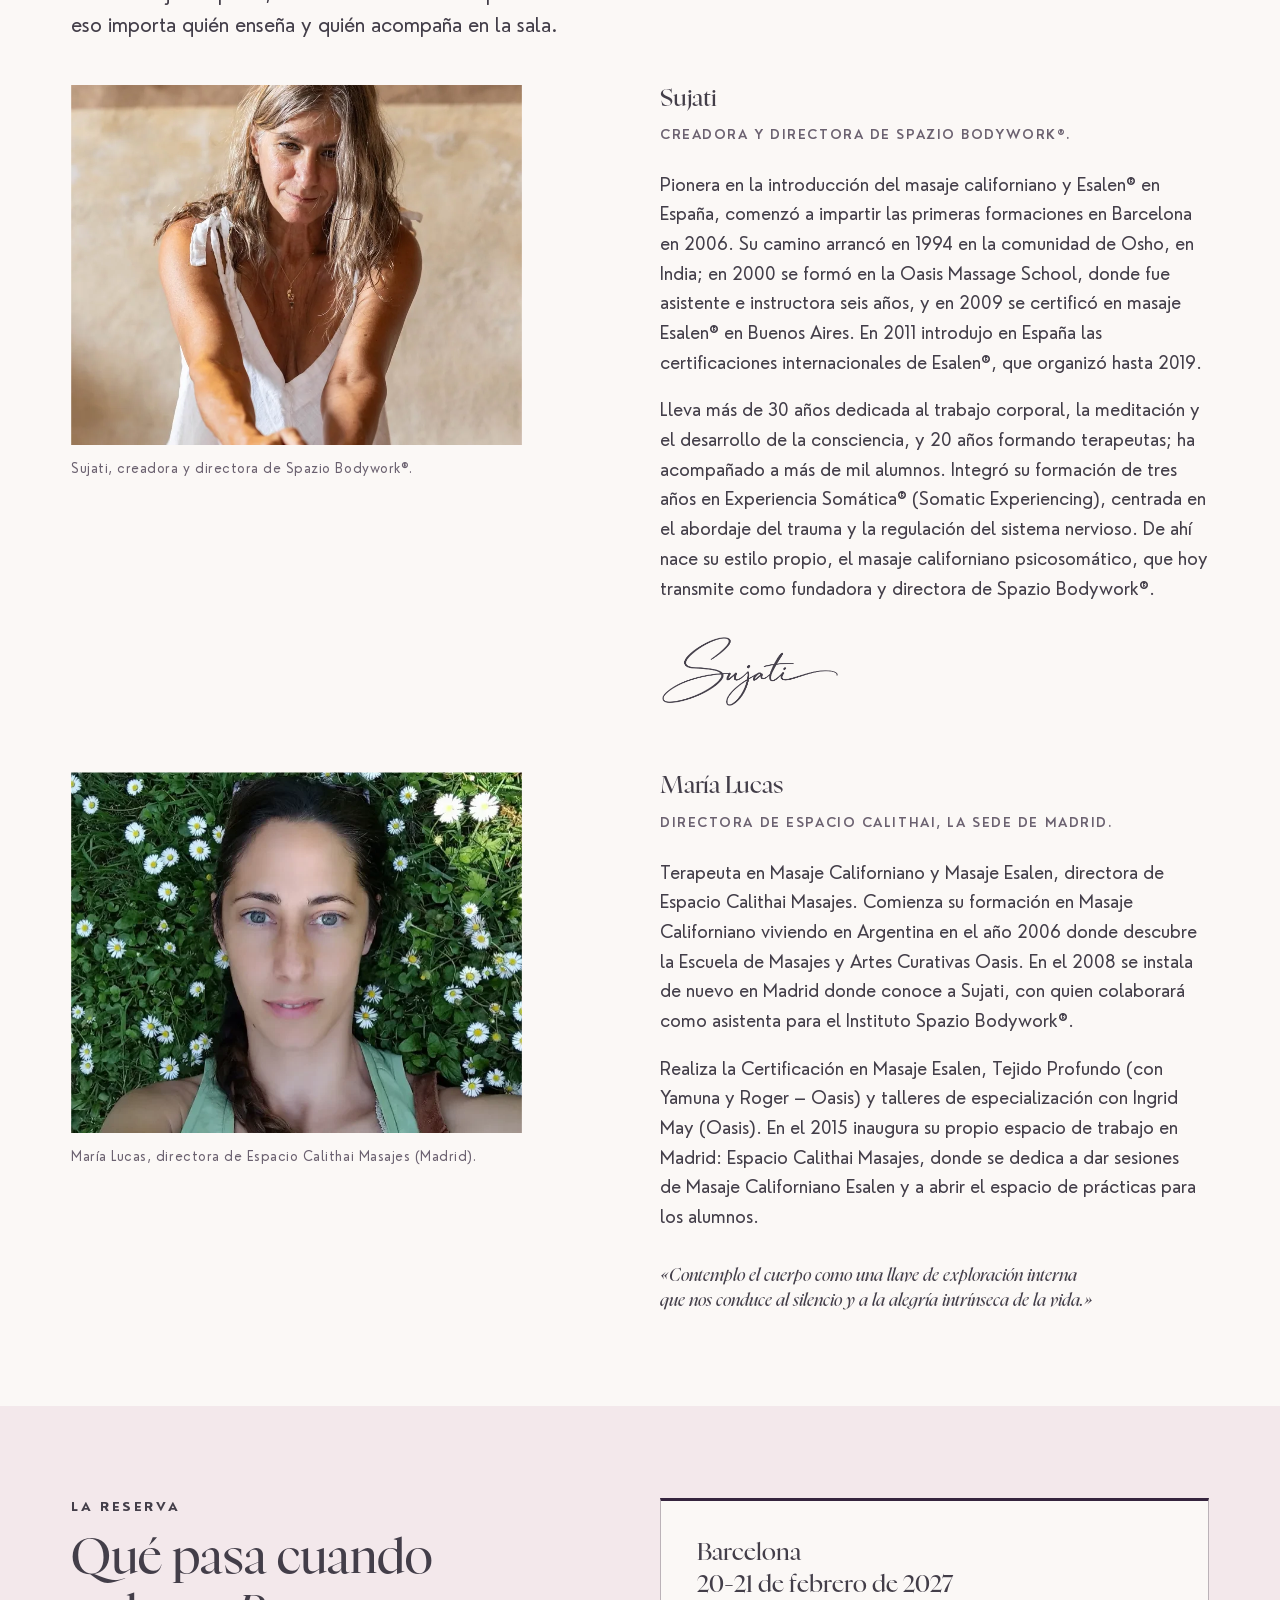
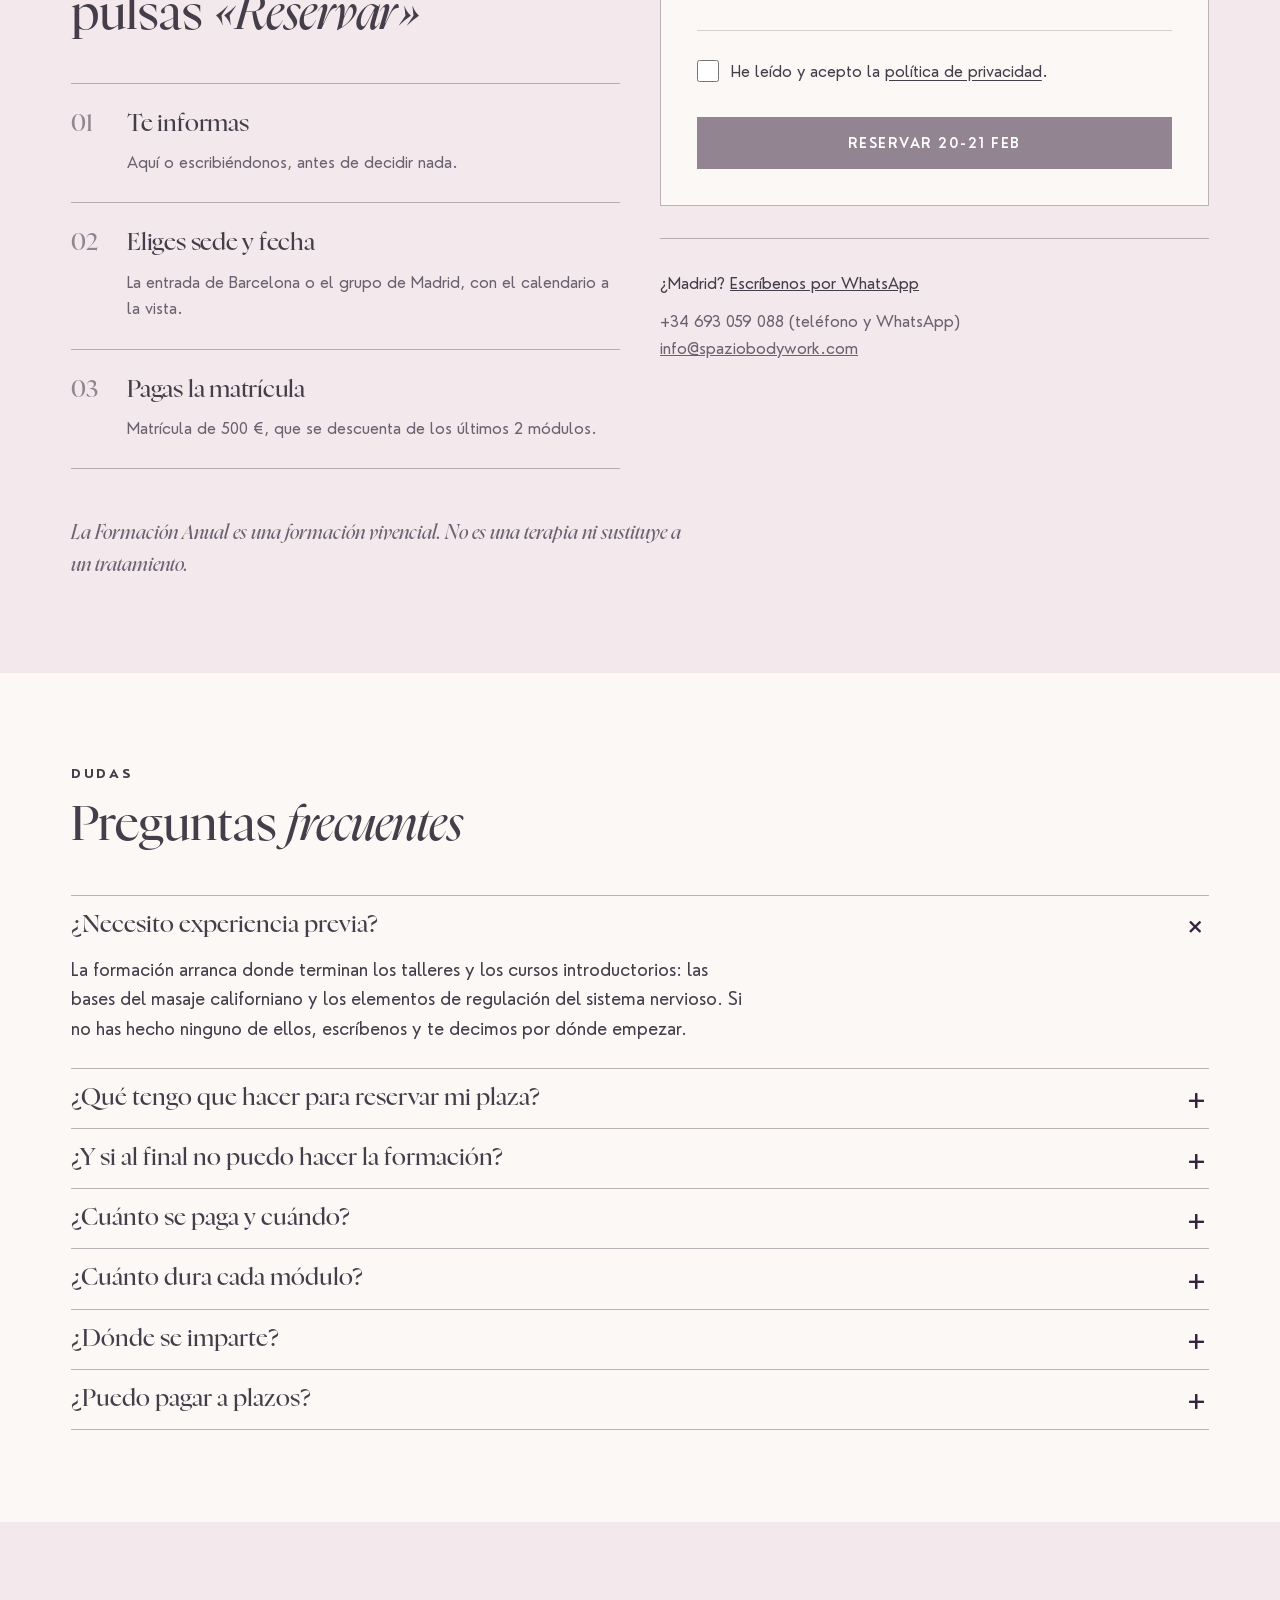
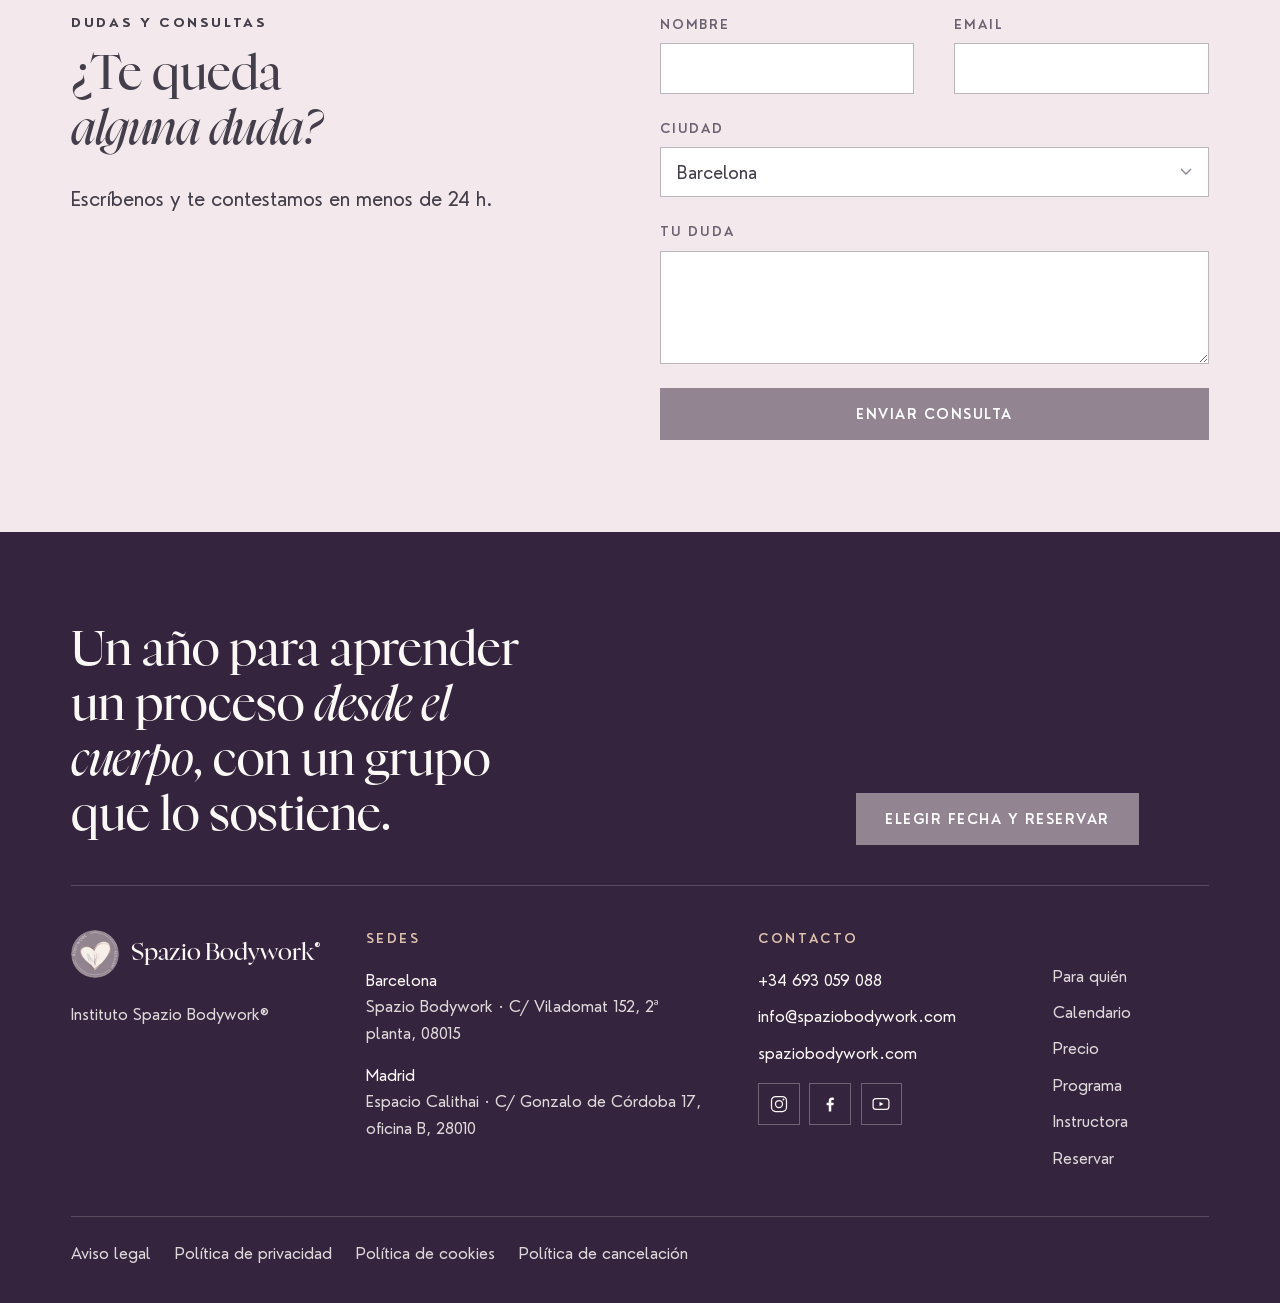
<file: formacion-anual/index.html>
<!DOCTYPE html>
<html lang="es" data-sede="barcelona">
<head>
  <meta charset="utf-8">
  <meta name="viewport" content="width=device-width, initial-scale=1">
  <meta name="robots" content="noindex, nofollow">
  <title>Formación Anual de Masaje Californiano Psicosomático · Spazio Bodywork®</title>
  <meta name="description" content="Una formación de un año: diez módulos, un fin de semana al mes, para convertirte en practicante de trabajo corporal holístico. Barcelona y Madrid.">
  <!--
    MAQUETA · Landing «Formación Anual» · MLAB-428 · v2
    Arquitectura: dictamen de AURA del 30-10-2026 (9 bloques):
      ~/wiki/proyectos/spazio-bodywork/2026-10-30_dictamen-aura-landing-formacion-anual.md
    Copy: agy (Antigravity CLI, claude-opus-5-5-high) sobre brief de hechos verificados; sin datos inventados.
    Diseño: identidad de Spazio (styles.css, heredada de la landing de la Inmersión) + anual.css.

    Sin notas de revisión en la página: lo que falta cerrar con Sujati vive en REVISION.md y en
    ESTADO-CORRECCIONES-2026-11-10.md, fuera del HTML que lee el cliente.
  -->
  <link rel="stylesheet" href="fonts.css?v=45">
  <link rel="stylesheet" href="styles.css?v=47">
  <link rel="stylesheet" href="anual.css?v=101">
<script defer src="siteping-review.js?v=2"></script>
</head>
<body>

<!-- 00 · CABECERA -->
<header class="site-header">
  <a class="wordmark" href="#inicio"><img class="isotipo" src="img/isotipo-spazio.webp" width="256" height="256" alt=""><span>Spazio Bodywork<sup>®</sup></span></a>
  <nav class="site-nav" id="site-nav" aria-label="Secciones">
    <a href="#calendario">Calendario</a>
    <a href="#precio">Precio</a>
    <a href="#instructora">Instructora</a>
    <a class="nav-cta" href="#reserva">Reservar</a>
  </nav>
  <a class="btn btn--solid btn--sm" href="#reserva">Reservar</a>
  <button class="nav-toggle" type="button" aria-expanded="false" aria-controls="site-nav" aria-label="Abrir menú">
    <span></span><span></span><span></span>
  </button>
</header>

<main>

  <!-- BLOQUE 1 · HERO DE DECISIÓN -->
  <section class="hero" id="inicio" aria-labelledby="hero-title">
    <!-- Foto del reportaje de Farideh Diehl (taller de julio de 2026). Uso pendiente de licencia y permiso de imagen. -->
    <picture>
      <source media="(max-width: 899px)" srcset="img/hero-tall.webp">
      <img class="hero-img"
           src="img/hero-wide.webp"
           width="2400" height="1400"
           alt="Docente inclinada sobre una camilla, con las manos en la espalda de la persona que recibe, en una sala de piedra con luz cálida de ventana.">
    </picture>

    <div class="hero-content wrap">
      <div class="hero-top">
        <p class="eyebrow">Spazio Bodywork<sup>®</sup> · formación profesional <span class="eyebrow-big">certificada</span></p>
        <h1 id="hero-title">
          <span class="h1-a">Formación Anual <br>de Masaje Californiano <br><em>Psicosomático</em></span>
        </h1>
        <p class="hero-kicker">Barcelona o Madrid</p>
      </div>

      <div class="hero-action">
        <div class="hero-btns">
          <a class="btn btn--light" href="#reserva"><span>Reservar mi plaza · 500&nbsp;€</span> <span class="arrow" aria-hidden="true">→</span></a>
        </div>
        <p class="hero-btn-note">Los 500&nbsp;€ se descuentan de los dos últimos módulos.</p>
        <p class="hero-sec-link"><a href="#calendario">Ver fechas</a></p>
      </div>
    </div>
  </section>

  <!-- Franja de datos: lo que antes cargaba el hero, sobre papel y legible -->
  <div class="hero-data" id="datos">
    <div class="wrap">
      <p class="hd-rotulo">Inicio de formación</p>
      <p><span class="hd-k">Barcelona</span> <b class="hd-fecha">20-21 de febrero de 2027</b></p>
      <p><span class="hd-k">Madrid</span> <b class="hd-fecha">17-18 de abril de 2027</b></p>
      <p><a href="https://wa.me/34693059088?text=Hola%2C%20me%20interesa%20la%20Formaci%C3%B3n%20Anual" target="_blank" rel="noopener">WhatsApp · +34 693 059 088</a></p>
    </div>
  </div>

  <!-- BLOQUE 2 · PARA QUIÉN ES / PARA QUIÉN NO -->
  <section class="section questions" id="para-quien" aria-labelledby="fit-title">
    <div class="wrap">
      <div class="split">
        <div class="split-aside">
          <p class="label">Para quién es</p>
          <h2 id="fit-title">¿Es <em>tu</em> formación?</h2>
          <p class="answer">No es un curso de fin de semana: vas a adquirir conocimientos, habilidades y experiencia para trabajar como terapeuta acompañando con herramientas de regulación del sistema nervioso y trauma.</p>
        </div>
      </div>

      <div class="fit">
        <div class="fit-col fit-yes">
          <h3>Es para ti si…</h3>
          <ul class="fit-list">
            <li>Deseas profundizar en el arte del masaje a través de un recorrido de aprendizaje, práctica e integración.</li>
            <li>Quieres desarrollar las herramientas necesarias para ofrecer un masaje integral, acompañar procesos de transformación y cultivar una mayor conciencia corporal en tus clientes.</li>
            <li>Buscas comprender el sistema nervioso, la regulación emocional y el trauma, integrando estos conocimientos en una práctica corporal consciente y respetuosa.</li>
            <li>Valoras aprender en un grupo estable, dentro de un espacio seguro donde compartir experiencias, crecer y acompañarse mutuamente.</li>
            <li>Estás dispuesto a explorar tu propio cuerpo, desarrollar tu sensibilidad y vivir el aprendizaje desde la experiencia.</li>
          </ul>
        </div>
        <div class="fit-col fit-no">
          <h3>No es para ti si…</h3>
          <ul class="fit-list">
            <li>Buscas aprender técnicas de masaje de forma rápida, sin profundizar en la escucha, la presencia y la relación con el cuerpo.</li>
            <li>No puedes comprometerte a dedicar un fin de semana al mes durante el recorrido formativo.</li>
            <li>Prefieres una formación exclusivamente teórica, sin experimentar el trabajo corporal en ti mismo.</li>
            <li>No te sientes preparado para participar en un proceso de aprendizaje que también invita a la exploración y al autoconocimiento.</li>
            <li>Buscas resultados inmediatos, sin dedicar tiempo a la práctica, la integración y el desarrollo progresivo de tus habilidades.</li>
          </ul>
        </div>
      </div>

      <p class="more"><a class="link-arrow" href="https://wa.me/34693059088?text=Hola%2C%20tengo%20una%20duda%20sobre%20la%20Formaci%C3%B3n%20Anual" target="_blank" rel="noopener">¿Dudas si encajas? Pregúntanos por WhatsApp <span aria-hidden="true">→</span></a></p>
    </div>
  </section>

  <!-- BLOQUE 2c · CUÁNDO: las dos sedes a la vez, cada una con su tarjeta (guía de Héctor, 18-nov) -->
  <section class="section cuando" id="calendario" aria-label="Fechas y sedes">
    <div class="wrap">
      <header class="sec-head">
        <div class="sec-head-title">
          <p class="label">Fechas de los diez módulos</p>
          <h2>Calendario del <em>formato de fin de semana</em></h2>
        </div>
      </header>
      <p class="cuando-sub sec-sub">Un fin de semana al mes, sábado y domingo de 10:00 a 19:30, en Barcelona o en Madrid.</p>

      <div class="cities">
        <section class="cal-card" aria-label="Calendario de Barcelona">
          <div class="cal-card-head">
            <h3>Barcelona</h3>
            <span class="cal-status">Nuevo grupo · Inscripción abierta</span>
          </div>
          <ol class="cal-list">
            <li class="is-next"><span class="m">Módulo 01</span><time datetime="2027-02-20"><span class="d">20-21</span><span class="mo">feb</span><span class="yr">2027</span></time></li>
            <li><span class="m">Módulo 02</span><time datetime="2027-03-20"><span class="d">20-21</span><span class="mo">mar</span><span class="yr">2027</span></time></li>
            <li><span class="m">Módulo 03</span><time datetime="2027-04-24"><span class="d">24-25</span><span class="mo">abr</span><span class="yr">2027</span></time></li>
            <li><span class="m">Módulo 04</span><time datetime="2027-05-22"><span class="d">22-23</span><span class="mo">may</span><span class="yr">2027</span></time></li>
            <li><span class="m">Módulo 05</span><time datetime="2027-06-19"><span class="d">19-20</span><span class="mo">jun</span><span class="yr">2027</span></time></li>
            <li><span class="m">Módulo 06</span><time datetime="2027-07-03"><span class="d">3-4</span><span class="mo">jul</span><span class="yr">2027</span></time></li>
            <li><span class="m">Módulo 07</span><time datetime="2027-09-18"><span class="d">18-19</span><span class="mo">sep</span><span class="yr">2027</span></time></li>
            <li><span class="m">Módulo 08</span><time datetime="2027-10-16"><span class="d">16-17</span><span class="mo">oct</span><span class="yr">2027</span></time></li>
            <li><span class="m">Módulo 09</span><time datetime="2027-11-13"><span class="d">13-14</span><span class="mo">nov</span><span class="yr">2027</span></time></li>
            <li><span class="m">Módulo 10</span><time datetime="2027-12-11"><span class="d">11-12</span><span class="mo">dic</span><span class="yr">2027</span></time></li>
          </ol>
          <div class="cal-foot">
            <a class="btn btn--solid btn--block" href="#reserva">Reservar en Barcelona</a>
            <p class="cal-note">Matrícula de 500&nbsp;€ a descontar de los dos últimos módulos</p>
          </div>
        </section>

        <section class="cal-card" aria-label="Calendario de Madrid">
          <div class="cal-card-head">
            <h3>Madrid</h3>
            <span class="cal-status">Grupo en curso</span>
          </div>
          <ol class="cal-list">
            <li class="is-past"><span class="m">Módulo 01</span><time datetime="2026-10-24"><span class="d">24-25</span><span class="mo">oct</span><span class="yr">2026</span></time></li>
            <li class="is-past"><span class="m">Módulo 02</span><time datetime="2026-11-21"><span class="d">21-22</span><span class="mo">nov</span><span class="yr">2026</span></time></li>
            <li><span class="m">Módulo 03</span><time datetime="2026-12-19"><span class="d">19-20</span><span class="mo">dic</span><span class="yr">2026</span></time></li>
            <li><span class="m">Módulo 04</span><time datetime="2027-01-16"><span class="d">16-17</span><span class="mo">ene</span><span class="yr">2027</span></time></li>
            <li><span class="m">Módulo 05</span><time datetime="2027-02-13"><span class="d">13-14</span><span class="mo">feb</span><span class="yr">2027</span></time></li>
            <li><span class="m">Módulo 06</span><time datetime="2027-03-13"><span class="d">13-14</span><span class="mo">mar</span><span class="yr">2027</span></time></li>
            <li><span class="m">Módulo 07</span><time datetime="2027-04-10"><span class="d">10-11</span><span class="mo">abr</span><span class="yr">2027</span></time></li>
            <li><span class="m">Módulo 08</span><time datetime="2027-05-08"><span class="d">8-9</span><span class="mo">may</span><span class="yr">2027</span></time></li>
            <li><span class="m">Módulo 09</span><time datetime="2027-06-12"><span class="d">12-13</span><span class="mo">jun</span><span class="yr">2027</span></time></li>
            <li><span class="m">Módulo 10</span><time datetime="2027-07-03"><span class="d">3-4</span><span class="mo">jul</span><span class="yr">2027</span></time></li>
          </ol>
          <div class="cal-foot">
            <a class="btn btn--outline btn--block" href="https://wa.me/34693059088?text=Hola%2C%20quiero%20informaci%C3%B3n%20sobre%20la%20pr%C3%B3xima%20convocatoria%20de%20la%20Formaci%C3%B3n%20Anual%20en%20Madrid" target="_blank" rel="noopener">Preguntar por la próxima convocatoria</a>
            <p class="cal-note">Grupo cerrado: ya no admite nuevas incorporaciones</p>
          </div>
        </section>
      </div>
    </div>
  </section>

  <!-- BLOQUE 4 · PRECIO Y FORMAS DE PAGO -->
  <section class="section pricing bg-paper" id="precio" aria-labelledby="price-title">
    <div class="wrap">
      <header class="sec-head">
        <div class="sec-head-title">
          <p class="label">Inscripción</p>
          <h2 id="price-title">Precio y <em>formas de pago</em></h2>
        </div>
        <div class="sec-sub">
          <p class="caps caps--pricing"><span>10 módulos · 1 fin de semana al mes</span></p>
          <ul class="price-lines">
            <li><b>Reserva de plaza:</b> 500 € de matrícula (se descontará de los últimos 2 módulos)</li>
            <li><b>Precio por módulo:</b> 250 €</li>
            <li><b>2.250 €</b> si pagas la formación completa por adelantado (10 % dto.)</li>
          </ul>
        </div>
      </header>

      <div class="price-layout">
        <ul class="cards cards--price cards--single">
          <li class="price-card price-card--featured">
            <p class="tag">Precio por módulo</p>
            <h3>La formación, mes a mes</h3>
            <p class="pc-price"><strong>250</strong><span class="cur">€</span> <span class="per">/ módulo</span></p>
            <ul class="checks">
              <li>Diez fines de semana de formación, un fin de semana al mes</li>
              <li>Sábado y domingo, de 10:00 a 19:30</li>
              <li>Teoría, práctica y experiencia vivencial con el mismo grupo</li>
              <li>Barcelona o Madrid</li>
            </ul>
            <dl class="pc-break">
              <div><dt>Pagas hoy · <b>se descuenta de los dos últimos módulos</b></dt><dd>500&nbsp;€</dd></div>
            </dl>
            <p class="pc-pay">Los 250 € de cada módulo se abonan antes de cada fin de semana. La formación completa, pagada por adelantado, tiene un 10 % de descuento. La plaza queda confirmada en el momento del pago, no antes.</p>
            <a class="btn btn--solid btn--block" href="#reserva"><span>Reservar mi plaza · 500&nbsp;€</span> <span class="arrow" aria-hidden="true">→</span></a>
            <div class="pc-matricula">
              <p class="pm-label">Matrícula</p>
              <p class="pm-amount">500&nbsp;€</p>
              <p class="pm-note">Se descontará de los últimos 2 módulos</p>
            </div>
          </li>
        </ul>

        <figure class="price-photo">
          <img src="img/aula.webp" width="1800" height="1013" loading="lazy"
               alt="Sala de piedra con arcos y varias camillas; una instructora trabaja mientras el grupo observa.">
          <figcaption>Taller de formación · julio de 2026</figcaption>
        </figure>
      </div>
    </div>
  </section>

  <!-- BLOQUE 5 · PROGRAMA: LOS DIEZ MÓDULOS -->
  <section class="section days" id="programa" aria-labelledby="prog-title">
    <div class="wrap">
      <header class="sec-head">
        <div class="sec-head-title">
          <p class="label">Programa</p>
          <h2 id="prog-title">Diez módulos</h2>
        </div>
        <div class="sec-sub">
          <p class="more"><a class="link-arrow" href="https://wa.me/34693059088?text=Hola%2C%20quiero%20el%20programa%20de%20la%20Formaci%C3%B3n%20Anual" target="_blank" rel="noopener">Consultar el programa por WhatsApp <span aria-hidden="true">→</span></a></p>
        </div>
      </header>

      <div class="program">
        <div class="program-half">
          <h3>Parte 1 · Bases</h3>
          <p>Los cinco primeros módulos: las bases del masaje californiano con los elementos de regulación del sistema nervioso.</p>
          <ul class="mod-list">
            <li><span>Autorregulación, setting terapéutico y regulación del sistema nervioso.</span></li>
            <li><span>Terminología somática: neurocepción, propiocepción e interocepción. Descarga, vórtice-contra vórtice.</span></li>
            <li><span>Qué es el trauma y cómo se manifiesta en el cuerpo; la fisiología del sistema de defensa.</span></li>
            <li><span>Acompañar procesos emocionales.</span></li>
            <li><span>Ejercicios somáticos y meditaciones activas basadas en las prácticas de 5 ritmos y otras dinámicas.</span></li>
          </ul>
        </div>
        <div class="program-half">
          <h3>Parte 2 · Profundización</h3>
          <p>Los cinco últimos: el detalle del masaje californiano y la teoría polivagal.</p>
          <ul class="mod-list">
            <li><span>El rol terapéutico.</span></li>
            <li><span>Trabajo somático de límites.</span></li>
            <li><span>Respuestas de defensa en camilla: lucha, huida y congelación.</span></li>
            <li><span>Detectar las huellas traumáticas y re-significar el trauma.</span></li>
            <li><span>Integrar: caderas, antebrazos y muñecas, capas profundas del cuello y secuencias en supino.</span></li>
          </ul>
        </div>
      </div>

      <figure class="band-photo band-photo--programa">
        <img src="img/programa.webp" width="1800" height="1013" loading="lazy"
             alt="Detalle de la práctica: una mano sostiene un brazo sobre la camilla, con el fondo desenfocado.">
      </figure>
    </div>
  </section>

  <!-- BLOQUE 6 · LA ESCALERA -->
  <section class="section band ladder" aria-labelledby="ladder-title">
    <div class="wrap">
      <header class="sec-head">
        <div class="sec-head-title">
          <p class="label">El recorrido</p>
          <h2 id="ladder-title">Dónde está <em>este paso</em></h2>
        </div>
        <p class="sec-sub">Del primer taller a la carrera profesional.</p>
      </header>

      <ol class="steps">
        <li>
          <h3>Talleres</h3>
          <p>El primer contacto con el masaje californiano y el trabajo corporal psicosomático.</p>
        </li>
        <li>
          <h3>Inmersión en la Esencia</h3>
          <p>Un fin de semana de práctica viva: dos días para incorporar los fundamentos del masaje californiano.</p>
        </li>
        <li class="is-here">
          <span class="here-tag">Estás aquí</span>
          <h3>Formación Anual</h3>
          <p class="step-cert">Formación profesional certificada</p>
          <p>Diez módulos a lo largo de un año: el oficio, el grupo y el tiempo para incorporarlo. Incluye certificado y es la carrera profesional.</p>
        </li>
      </ol>
      <p class="more"><a class="link-arrow" href="https://wa.me/34693059088?text=Hola%2C%20no%20s%C3%A9%20en%20qu%C3%A9%20punto%20del%20recorrido%20estoy" target="_blank" rel="noopener">Si no sabes en qué punto estás, escríbenos <span aria-hidden="true">→</span></a></p>
    </div>
  </section>

  <!-- BLOQUE 7 · PRUEBA -->
  <section class="section reviews" aria-labelledby="reviews-title">
    <div class="wrap">
      <header class="sec-head reviews-head">
        <div class="sec-head-title">
          <p class="label">Reseñas en Google</p>
          <h2 id="reviews-title">Lo que cuentan quienes <em>han pasado</em></h2>
        </div>
        <div class="reviews-score">
          <p class="score"><span class="score-num">5,0</span> <span class="stars" aria-label="5 de 5 estrellas">★★★★★</span></p>
          <ul class="score-list">
            <li><span>323 reseñas</span> Barcelona</li>
            <li><span>20 reseñas</span> Madrid</li>
          </ul>
          <div class="reviews-note">
            <p>Reseñas publicadas en Google sobre Spazio Bodywork, tal como las escribieron sus autores.</p>
            <p class="reviews-score-line">5,0 de media · 323 reseñas en Barcelona · 20 en Madrid</p>
          </div>
        </div>
      </header>

    <ul class="reviews-track" aria-label="Reseñas de alumnas y alumnos">
      
      <li class="review">
        <span class="stars" aria-label="5 de 5 estrellas">★★★★★</span>
        <p class="review-text">«¡Maravillosa e inolvidable experiencia! Renovadora y nutritiva A todos los niveles profesional y personal. Estupendo equipo de profesionales. Un espacio y un lugar cálido y acogedor. Donde se siente el acompañamiento, la escucha y el cuidado del grupo, no solo a través del masaje, sino también de las dinámicas que se comparten que permiten conectar con nuestro interior bajar al cuerpo y disfrutar del momento presente. Un camino auténtico y profundo de auto conocimiento a través del contacto dando sino recibiendo. Gracias por todo lo vivido y compartido. a cada uno de los miembros de la escuela que lo hacen posible️»</p>
        <p class="review-author">Miriam García Fernández-Reija</p>
      </li>
      <li class="review">
        <span class="stars" aria-label="5 de 5 estrellas">★★★★★</span>
        <p class="review-text">«Ha sido todo un privilegio descubrir el Arte del Masaje Californiano bajo la amorosa y profesional guía de dos auténticas Maestras como son Sujati y María. Un viaje experiencial altamente recomendable por su holística función, pues no se limita únicamente a la enseñanza de una técnica de masaje, sino que además, te eleva en tu sendero espiritual… liberando, sanando y regulando nuestro preciado Sistema Nervioso. Agradecer infinitamente a todo el equipo de Spazio Bodywork y de Dimas su afectuoso recibimiento, así como la dulce atención y extremo cuidado con los que en todo momento cubrían los corazones y estómagos de los que llegamos siendo auténticos desconocidos, para salir formando parte de esta bella comunidad del Masaje Californiano engendrada por Sujati, una alma cuya dedicación y vocación son derramadas en sus talleres. Namaste»</p>
        <p class="review-author">María P. L.</p>
      </li>
      <li class="review">
        <span class="stars" aria-label="5 de 5 estrellas">★★★★★</span>
        <p class="review-text">«Descubrí el masaje californiano de una manera casual, podría decir que llegó a mi vida en el momento adecuado. Seguí mi intuición y me lance a realizar el curso de iniciación. Puedo afirmar que ha sido un antes y un después en mi vida. Jamás pensé que algo tan simple pudiera tener tanto que enseñarme y que descubrirme sobre mi verdadero ser. Invito a todos a seguir su intuición y probar, si el algún momento, este masaje llega a tu vida.»</p>
        <p class="review-author">Luis Yanguas</p>
      </li>
      <li class="review">
        <span class="stars" aria-label="5 de 5 estrellas">★★★★★</span>
        <p class="review-text">«Nunca había contactado con el masaje Californiano y esta experiencia en Mallorca ha sido para mi de profunda transformación, un viaje hacia mi parte mas afectiva, compasiva y humana. Ha merecido la pena!!! El entorno, la sala, el contacto, la presencia, la atención cuidadosa, el respeto hacia mi propio cuerpo y el de los demás… Maravilloso!!! Gracias infinitas a Sujati y a todo el equipo por vuestra calidad humana y profesional. Hasta pronto!!!»</p>
        <p class="review-author">Eva Spreafico</p>
      </li>
      <li class="review review--more">
        <a class="link-arrow" href="https://www.google.com/maps/search/?api=1&amp;query=Instituto+Spazio+Bodywork+Barcelona" target="_blank" rel="noopener">Leer todas las reseñas en Google <span aria-hidden="true">→</span></a>
      </li>
    </ul>
    </div>
  </section>

  <!-- BLOQUE 8 · QUIÉN ENSEÑA -->
  <section class="section teacher" id="instructora" aria-labelledby="teacher-title">
    <div class="wrap">
    <header class="sec-head">
      <div class="sec-head-title">
        <p class="label">Instructora</p>
        <h2 id="teacher-title">Quién <em>enseña</em></h2>
      </div>
      <p class="sec-sub teacher-intro">En el trabajo corporal, la manera de tocar se aprende también recibiéndola. Por eso importa quién enseña y quién acompaña en la sala.</p>
    </header>

    <div class="teacher-grid">
      <figure class="teacher-photo">
        <img src="img/sujati-alt.webp"
             width="900" height="1125" loading="lazy"
             alt="Sujati trabajando sobre la camilla, mirando a cámara, con el pelo recogido y una prenda blanca.">
        <figcaption>Sujati, creadora y directora de Spazio Bodywork®.</figcaption>
      </figure>
      <div class="teacher-text">
        <div class="person">
          <h3>Sujati</h3>
          <p class="role">Creadora y directora de Spazio Bodywork®.</p>
          <p>Pionera en la introducción del masaje californiano y Esalen® en España, comenzó a impartir las primeras formaciones en Barcelona en 2006. Su camino arrancó en 1994 en la comunidad de Osho, en India; en 2000 se formó en la Oasis Massage School, donde fue asistente e instructora seis años, y en 2009 se certificó en masaje Esalen® en Buenos Aires. En 2011 introdujo en España las certificaciones internacionales de Esalen®, que organizó hasta 2019.</p>
          <p>Lleva más de 30 años dedicada al trabajo corporal, la meditación y el desarrollo de la consciencia, y 20 años formando terapeutas; ha acompañado a más de mil alumnos. Integró su formación de tres años en Experiencia Somática® (Somatic Experiencing), centrada en el abordaje del trauma y la regulación del sistema nervioso. De ahí nace su estilo propio, el masaje californiano psicosomático, que hoy transmite como fundadora y directora de Spazio Bodywork®.</p>
          <figure class="signature">
            <img src="img/sujati-signature-plum.png" width="1394" height="567" loading="lazy" alt="Firma de Sujati.">
          </figure>
        </div>
      </div>
    </div>

    <div class="teacher-grid teacher-grid--alt">
      <figure class="teacher-photo teacher-photo--alt">
        <img src="img/maria-lucas.webp" width="1000" height="608" loading="lazy"
             alt="Retrato de María Lucas tumbada sobre la hierba entre margaritas, mirando a cámara.">
        <figcaption>María Lucas, directora de Espacio Calithai Masajes (Madrid).</figcaption>
      </figure>
      <div class="teacher-text">
        <div class="person">
          <h3>María Lucas</h3>
          <p class="role">Directora de Espacio Calithai, la sede de Madrid.</p>
          <p>Terapeuta en Masaje Californiano y Masaje Esalen, directora de Espacio Calithai Masajes. Comienza su formación en Masaje Californiano viviendo en Argentina en el año 2006 donde descubre la Escuela de Masajes y Artes Curativas Oasis. En el 2008 se instala de nuevo en Madrid donde conoce a Sujati, con quien colaborará como asistenta para el Instituto Spazio Bodywork®.</p>
          <p>Realiza la Certificación en Masaje Esalen, Tejido Profundo (con Yamuna y Roger – Oasis) y talleres de especialización con Ingrid May (Oasis). En el 2015 inaugura su propio espacio de trabajo en Madrid: Espacio Calithai Masajes, donde se dedica a dar sesiones de Masaje Californiano Esalen y a abrir el espacio de prácticas para los alumnos.</p>
          <blockquote class="person-quote"><p>«Contemplo el cuerpo como una llave de exploración interna que nos conduce al silencio y a la alegría intrínseca de la vida.»</p></blockquote>
        </div>
      </div>
    </div>
    </div>
  </section>

  <!-- BLOQUE 9 · LA RESERVA -->
  <section class="section dudas reserva-sec" id="reserva" aria-labelledby="reserva-title">
    <div class="wrap">
      <div class="reserva-grid">
      <div class="reserva-intro">
      <header class="sec-head">
        <div class="sec-head-title">
          <p class="label">La reserva</p>
          <h2 id="reserva-title">Qué pasa cuando pulsas <em>«Reservar»</em></h2>
        </div>
      </header>

      <ol class="steps steps--3">
        <li>
          <h3>Te informas</h3>
          <p>Aquí o escribiéndonos, antes de decidir nada.</p>
        </li>
        <li>
          <h3>Eliges sede y fecha</h3>
          <p>La entrada de Barcelona o el grupo de Madrid, con el calendario a la vista.</p>
        </li>
        <li>
          <h3>Pagas la matrícula</h3>
          <p>Matrícula de 500&nbsp;€, que se descuenta de los últimos 2 módulos.</p>
        </li>
      </ol>
      </div>

      <div class="booking">
        <div class="booking-card" id="form-reserva">
          <p class="booking-sel" id="booking-sel">Barcelona
20-21 de febrero de 2027</p>
          <p class="consent"><label><input type="checkbox" required> <span>He leído y acepto la <a href="https://spaziobodywork.com/politicas-de-privacidad/" target="_blank" rel="noopener">política de privacidad</a>.</span></label></p>
          <ul class="book-btns">
            <li><button class="btn btn--solid btn--block js-reserva" type="button" data-sede="Barcelona" data-fecha="20-21 de febrero de 2027" data-lugar="Spazio Bodywork · C/ Viladomat 152, 2ª planta" data-imparte="Sujati">Reservar 20-21 feb</button></li>
          </ul>
        </div>
        <div class="booking-aside">
          <p class="book-alt">¿Madrid? <a href="https://wa.me/34693059088?text=Hola%2C%20me%20interesa%20la%20Formaci%C3%B3n%20Anual%20en%20Madrid" target="_blank" rel="noopener">Escríbenos por WhatsApp</a></p>
          <p class="table-note">+34 693 059 088 (teléfono y WhatsApp)<br><a href="mailto:info@spaziobodywork.com">info@spaziobodywork.com</a></p>
        </div>
      </div>
      </div>
      <p class="ethic">La Formación Anual es una formación vivencial. No es una terapia ni sustituye a un tratamiento.</p>
    </div>
  </section>


  <!-- BLOQUE 10 · PREGUNTAS FRECUENTES -->
  <section class="section faq" aria-labelledby="faq-title">
    <div class="wrap">
      <header class="sec-head">
        <div class="sec-head-title">
          <p class="label">Dudas</p>
          <h2 id="faq-title">Preguntas <em>frecuentes</em></h2>
        </div>
      </header>
      <div class="faq-list">
        <details open>
          <summary>¿Necesito experiencia previa?</summary>
          <p>La formación arranca donde terminan los talleres y los cursos introductorios: las bases del masaje californiano y los elementos de regulación del sistema nervioso. Si no has hecho ninguno de ellos, escríbenos y te decimos por dónde empezar.</p>
        </details>
        <details>
          <summary>¿Qué tengo que hacer para reservar mi plaza?</summary>
          <p>Elegir sede y fecha y pagar la matrícula de 500 €. La plaza queda confirmada en el momento del pago, no antes.</p>
        </details>
        <details>
          <summary>¿Y si al final no puedo hacer la formación?</summary>
          <p>Si cancelas antes del inicio, te devolvemos los 500 € de la matrícula íntegros. Si no abrimos el grupo, también.</p>
        </details>
        <details>
          <summary>¿Cuánto se paga y cuándo?</summary>
          <p>250 € por módulo. Hoy pagas 500 € de matrícula, que se descuentan de los dos últimos módulos. Si pagas la formación completa por adelantado, son 2.250 € (10 % de descuento).</p>
        </details>
        <details>
          <summary>¿Cuánto dura cada módulo?</summary>
          <p>Un fin de semana completo: sábado y domingo de 10:00 a 19:30, con pausa al mediodía.</p>
        </details>
        <details>
          <summary>¿Dónde se imparte?</summary>
          <p>En Barcelona, en Spazio Bodywork (C/ Viladomat 152, 2ª planta), y en Madrid, en Espacio Calithai (C/ Gonzalo de Córdoba 17, oficina B).</p>
        </details>
        <details>
          <summary>¿Puedo pagar a plazos?</summary>
          <p>Sí: 250 € por módulo, antes de cada fin de semana. La matrícula de 500 € se descuenta de los dos últimos módulos.</p>
        </details>
      </div>
    </div>
  </section>

  <!-- BLOQUE 10b · DUDAS (formulario; en la maqueta no envía) -->
  <section class="section dudas" id="dudas" aria-labelledby="dudas-title">
    <div class="wrap split">
      <div class="split-aside">
        <p class="label">Dudas y consultas</p>
        <h2 id="dudas-title">¿Te queda <em>alguna duda?</em></h2>
        <p class="dudas-intro">Escríbenos y te contestamos en menos de 24&nbsp;h.</p>
      </div>
      <form class="split-main dudas-form" action="#" method="post">
        <label>Nombre<input type="text" name="nombre" autocomplete="name" required></label>
        <label>Email<input type="email" name="email" autocomplete="email" required></label>
        <label>Ciudad
          <select name="ciudad">
            <option>Barcelona</option>
            <option>Madrid</option>
            <option>Otra ciudad</option>
          </select>
        </label>
        <label class="dudas-msg">Tu duda<textarea name="mensaje" rows="4" required></textarea></label>
        <button class="btn btn--solid" type="submit">Enviar consulta</button>
        <p class="dudas-ok" hidden>Gracias. Te contestamos en menos de 24 h.</p>
      </form>
    </div>
  </section>

</main>

<!-- PIE -->
<footer class="site-footer">
  <div class="wrap">
    <div class="footer-close">
      <h2 id="closing-title">Un año para aprender un proceso <em>desde el cuerpo</em>, con un grupo que lo sostiene.</h2>
      <div class="footer-cta">
        <div>
                    <a class="btn btn--light" href="#reserva"><span>Elegir fecha y reservar</span> <span class="arrow" aria-hidden="true">→</span></a>
        </div>
      </div>
    </div>

    <div class="footer-main">
      <div class="footer-brand">
        <a class="wordmark" href="#inicio"><img class="isotipo" src="img/isotipo-spazio.webp" width="256" height="256" alt=""><span>Spazio Bodywork<sup>®</sup></span></a>
        <p class="footer-name">Instituto Spazio Bodywork®</p>
      </div>
      <div class="footer-col">
        <h2 class="footer-h">Sedes</h2>
        <address>
          <p><span>Barcelona</span> Spazio Bodywork · C/ Viladomat 152, 2ª planta, 08015</p>
          <p><span>Madrid</span> Espacio Calithai · C/ Gonzalo de Córdoba 17, oficina B, 28010</p>
        </address>
      </div>
      <div class="footer-col footer-contact">
        <h2 class="footer-h">Contacto</h2>
        <p><a href="tel:+346****9088">+34 693 059 088</a></p>
        <p><a href="mailto:info@spaziobodywork.com">info@spaziobodywork.com</a></p>
        <p><a href="https://spaziobodywork.com/" target="_blank" rel="noopener">spaziobodywork.com</a></p>
        <ul class="social" aria-label="Redes sociales">
          <li><a href="https://www.instagram.com/spaziobodywork/" target="_blank" rel="noopener" aria-label="Instagram">
            <svg viewBox="0 0 24 24" width="20" height="20" aria-hidden="true"><rect x="3" y="3" width="18" height="18" rx="5" fill="none" stroke="currentColor" stroke-width="1.5"/><circle cx="12" cy="12" r="4.2" fill="none" stroke="currentColor" stroke-width="1.5"/><circle cx="17.4" cy="6.6" r="1.1" fill="currentColor"/></svg></a></li>
          <li><a href="https://www.facebook.com/Spaziobodywork" target="_blank" rel="noopener" aria-label="Facebook">
            <svg viewBox="0 0 24 24" width="20" height="20" aria-hidden="true"><path d="M13.5 21v-7.5h2.6l.4-3h-3V8.6c0-.9.3-1.5 1.5-1.5h1.6V4.4c-.3 0-1.2-.1-2.3-.1-2.3 0-3.8 1.4-3.8 3.9v2.3H7.9v3h2.6V21z" fill="currentColor"/></svg></a></li>
          <li><a href="https://www.youtube.com/@spaziobodywork4322" target="_blank" rel="noopener" aria-label="YouTube">
            <svg viewBox="0 0 24 24" width="20" height="20" aria-hidden="true"><rect x="2.5" y="5.5" width="19" height="13" rx="3.5" fill="none" stroke="currentColor" stroke-width="1.5"/><path d="M10.2 9.2v5.6l4.8-2.8z" fill="currentColor"/></svg></a></li>
        </ul>
      </div>
      <nav class="footer-col footer-nav" aria-label="Secciones (pie)">
        <a href="#para-quien">Para quién</a>
        <a href="#calendario">Calendario</a>
        <a href="#precio">Precio</a>
        <a href="#programa">Programa</a>
        <a href="#instructora">Instructora</a>
        <a href="#reserva">Reservar</a>
      </nav>
    </div>

    <div class="footer-legal">
      <nav class="legal" aria-label="Legal">
        <a href="https://spaziobodywork.com/aviso-legal/" target="_blank" rel="noopener">Aviso legal</a>
        <a href="https://spaziobodywork.com/politicas-de-privacidad/" target="_blank" rel="noopener">Política de privacidad</a>
        <a href="https://spaziobodywork.com/politica-de-cookies/" target="_blank" rel="noopener">Política de cookies</a>
        <a href="https://spaziobodywork.com/politica-de-cancelacion/" target="_blank" rel="noopener">Política de cancelación</a>
      </nav>
    </div>
  </div>
</footer>

<!-- PANEL FLOTANTE DE RESERVA -->
<div class="reserva" id="reserva-panel" hidden>
  <div class="reserva-card" role="dialog" aria-labelledby="reserva-sede">
    <button class="reserva-close" type="button" aria-label="Cerrar">×</button>
    <p class="label">Tu convocatoria</p>
    <h2 class="reserva-sede" id="reserva-sede">Barcelona</h2>
    <p class="reserva-fecha">20-21 de febrero de 2027</p>
    <p class="reserva-lugar">Spazio Bodywork · C/ Viladomat 152, 2ª planta</p>
    <p class="reserva-imparte">Imparte Sujati</p>
    <dl class="reserva-precio">
      <div><dt>Precio por módulo</dt><dd>250&nbsp;€</dd></div>
      <div><dt>Reservas hoy</dt><dd>500&nbsp;€</dd></div>
    </dl>
    <a class="btn btn--solid btn--block" href="#form-reserva">Continuar con la reserva</a>
    <p class="reserva-nota">La matrícula de 500&nbsp;€ confirma la plaza y se descuenta de los dos últimos módulos.</p>
  </div>
</div>

<script src="main.js?v=48" defer></script>
</body>
</html>
</file>
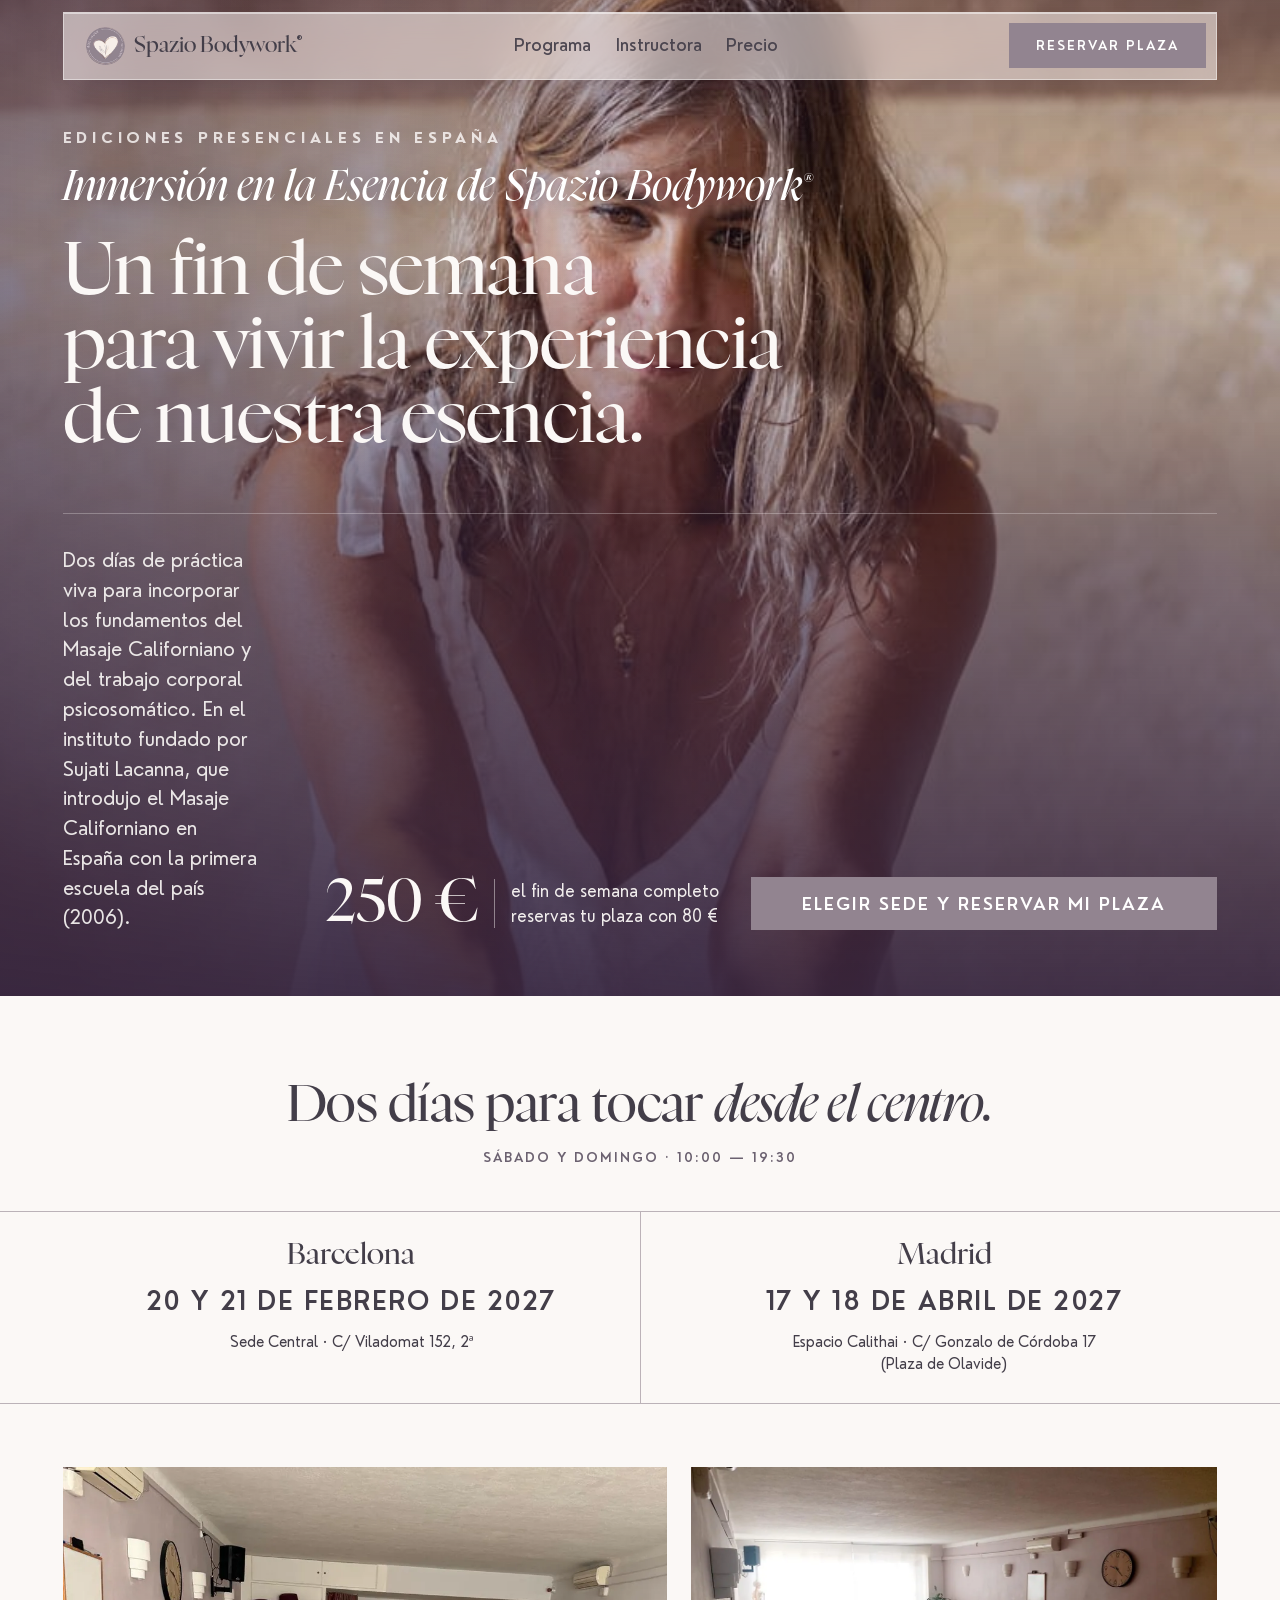
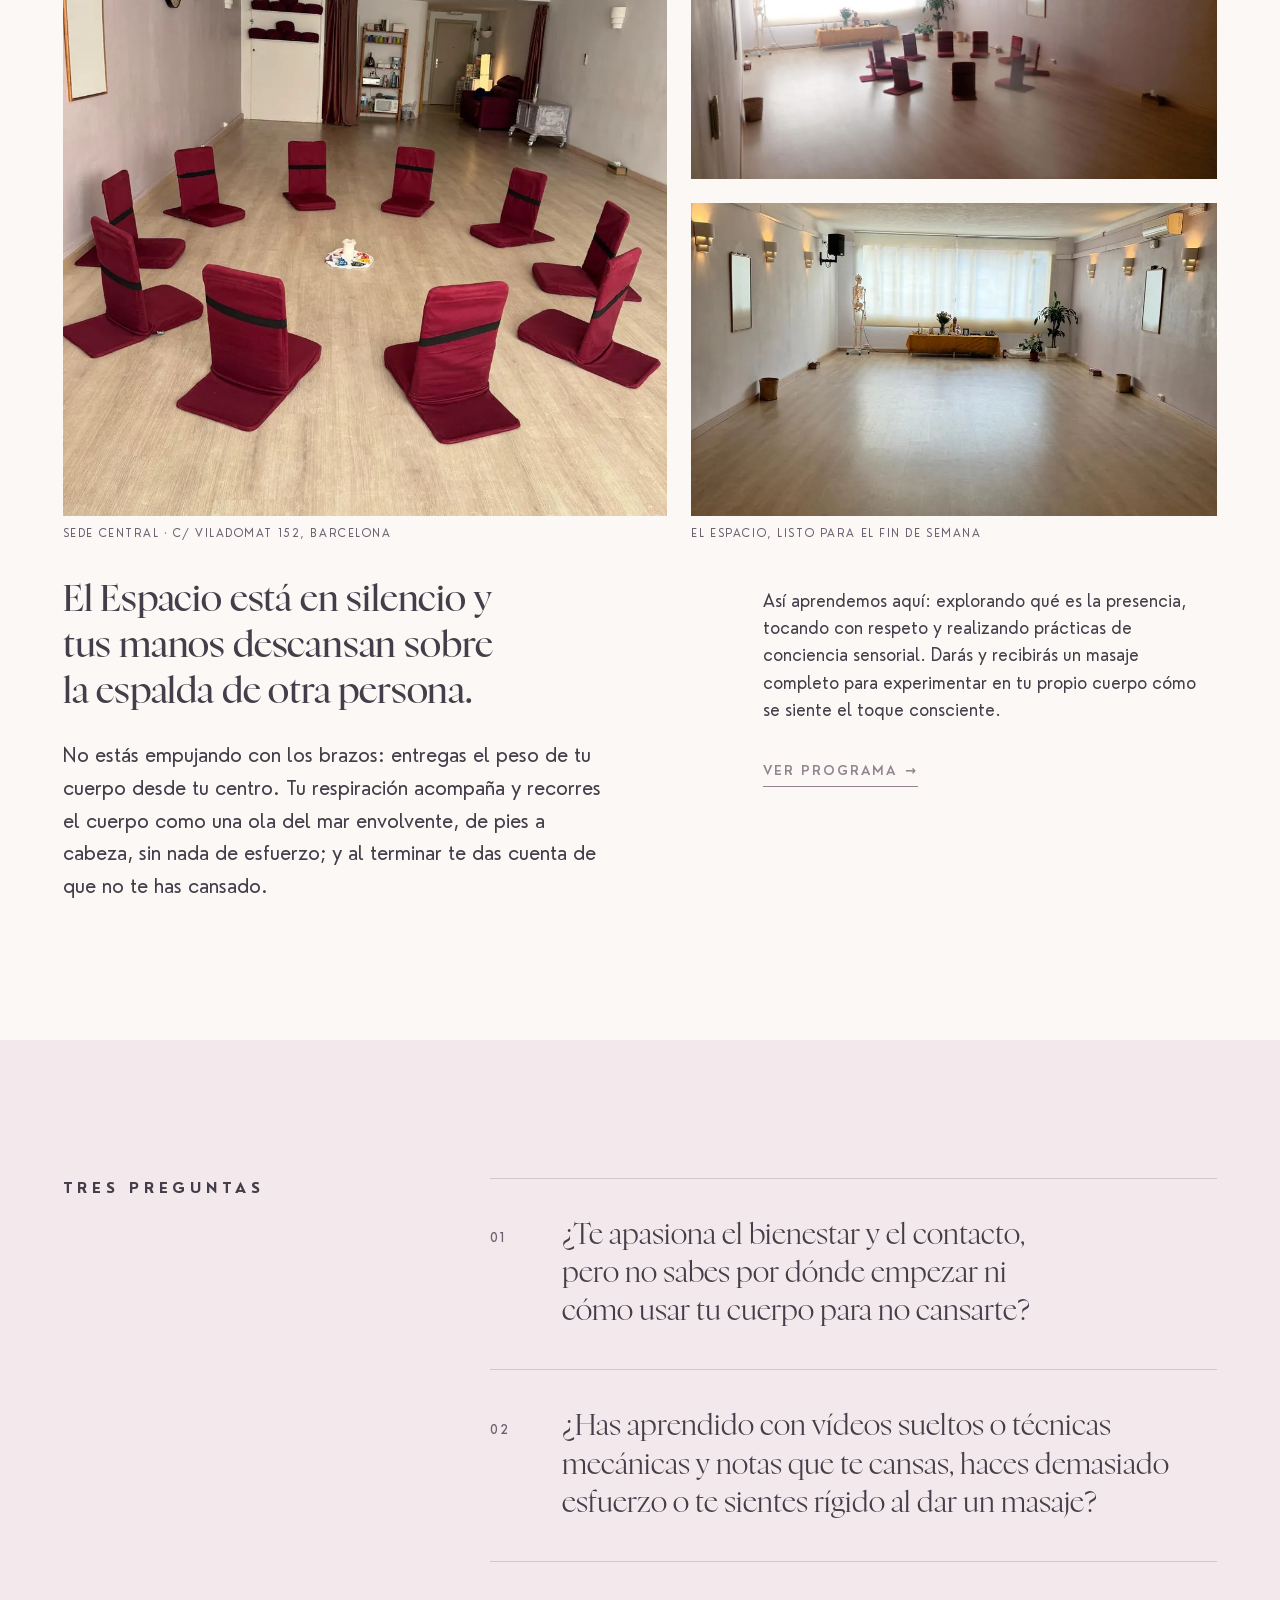
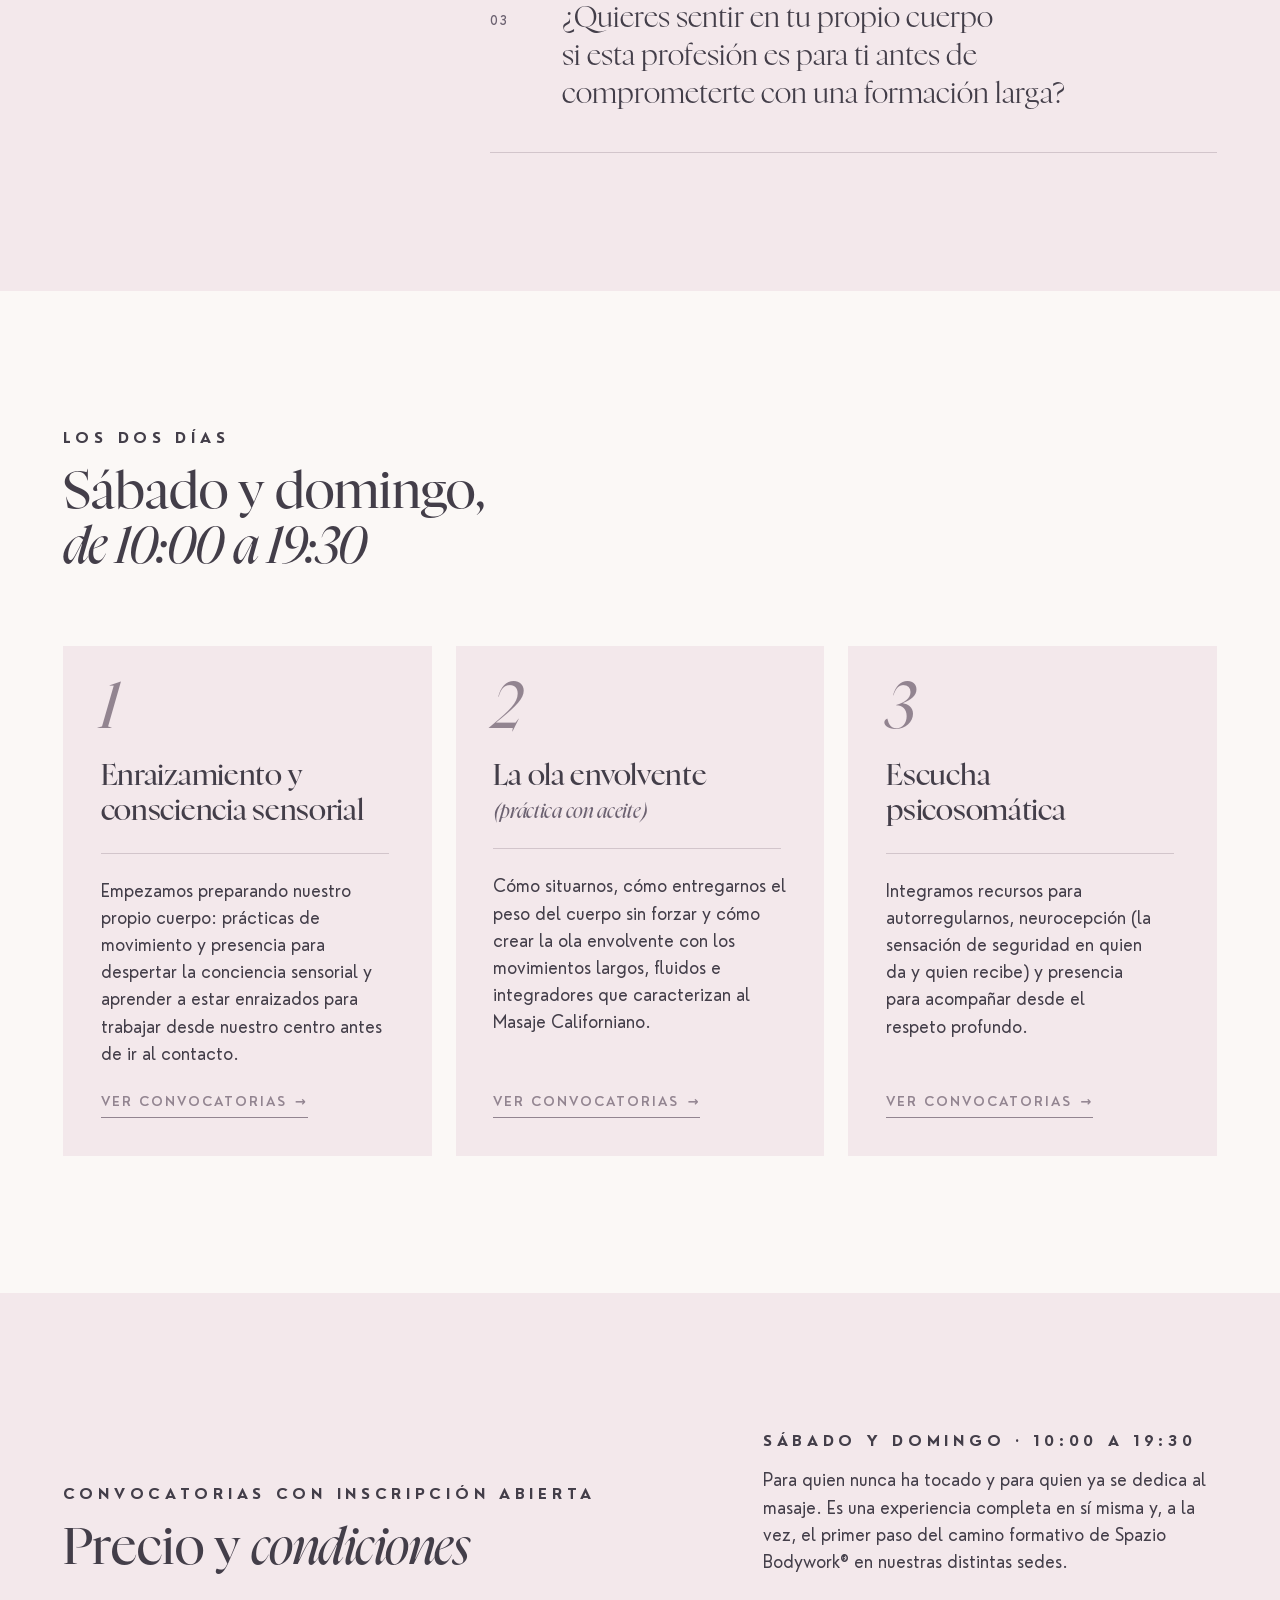
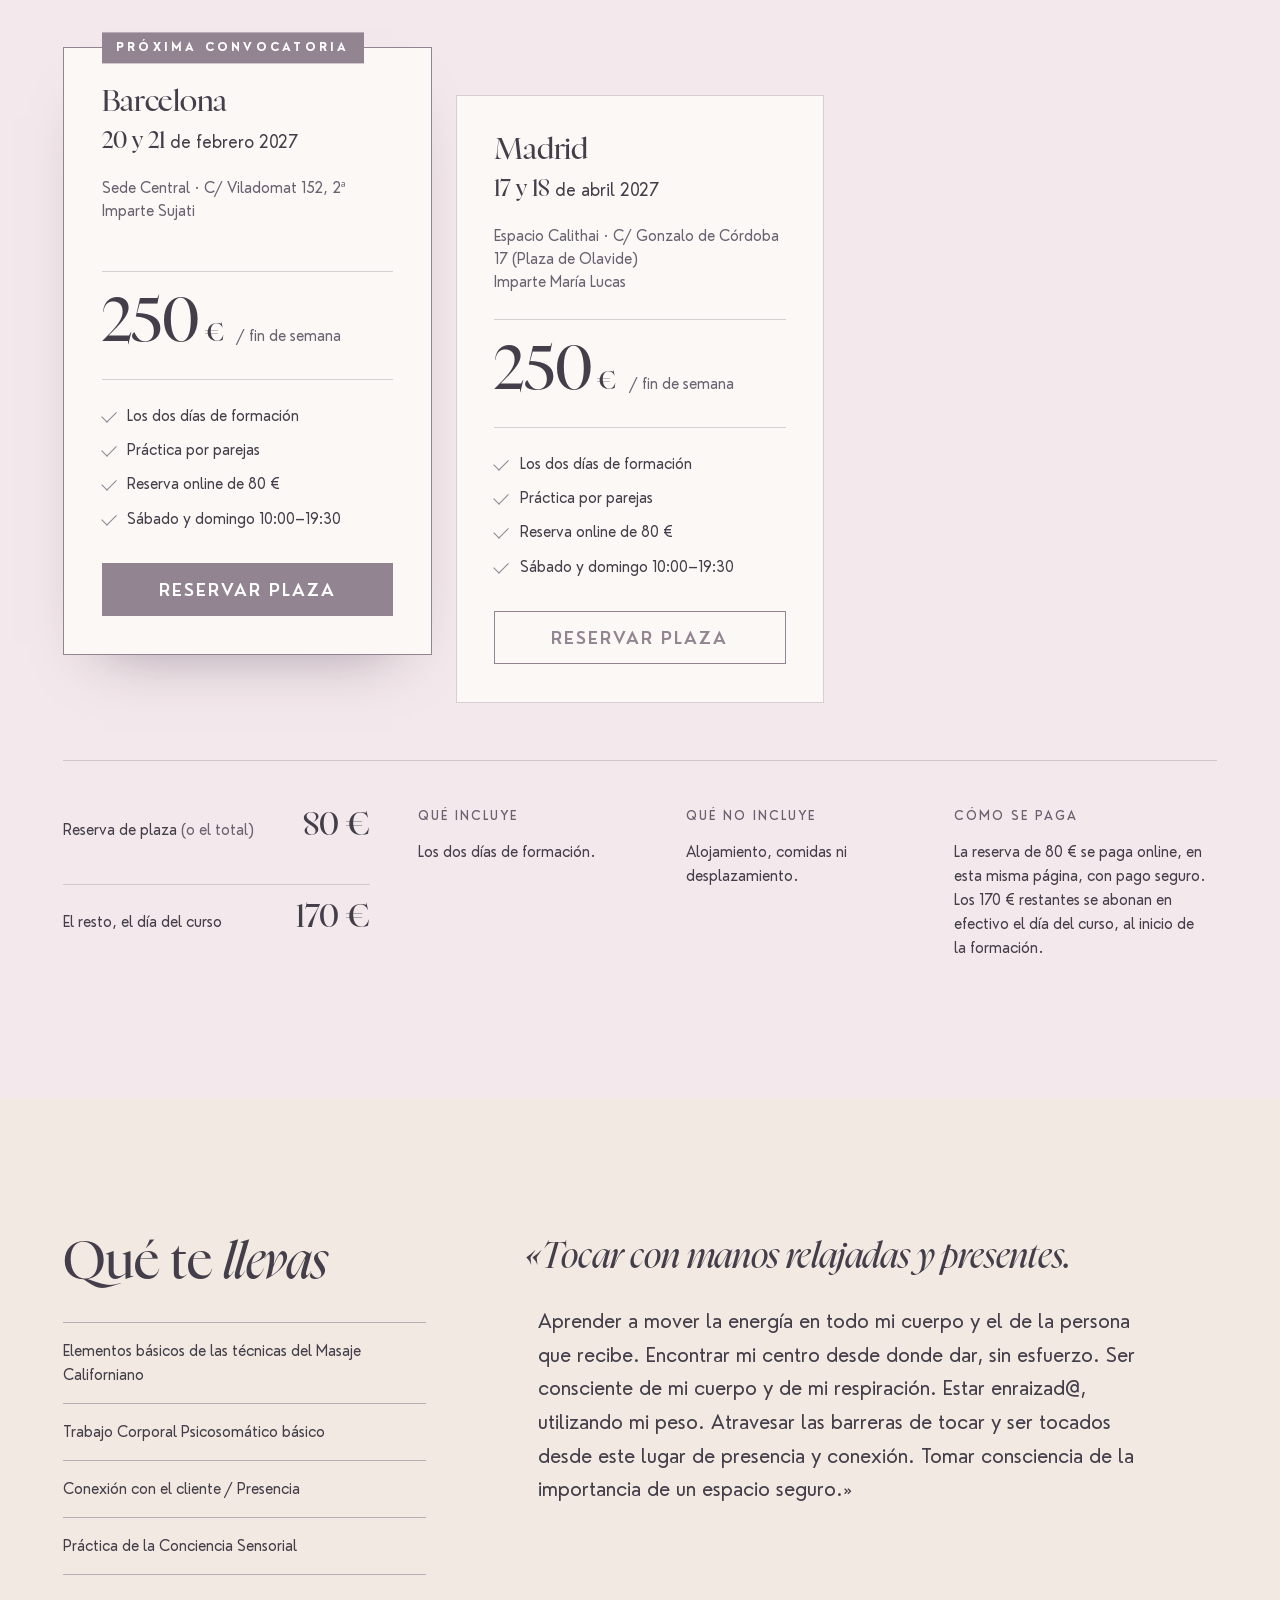
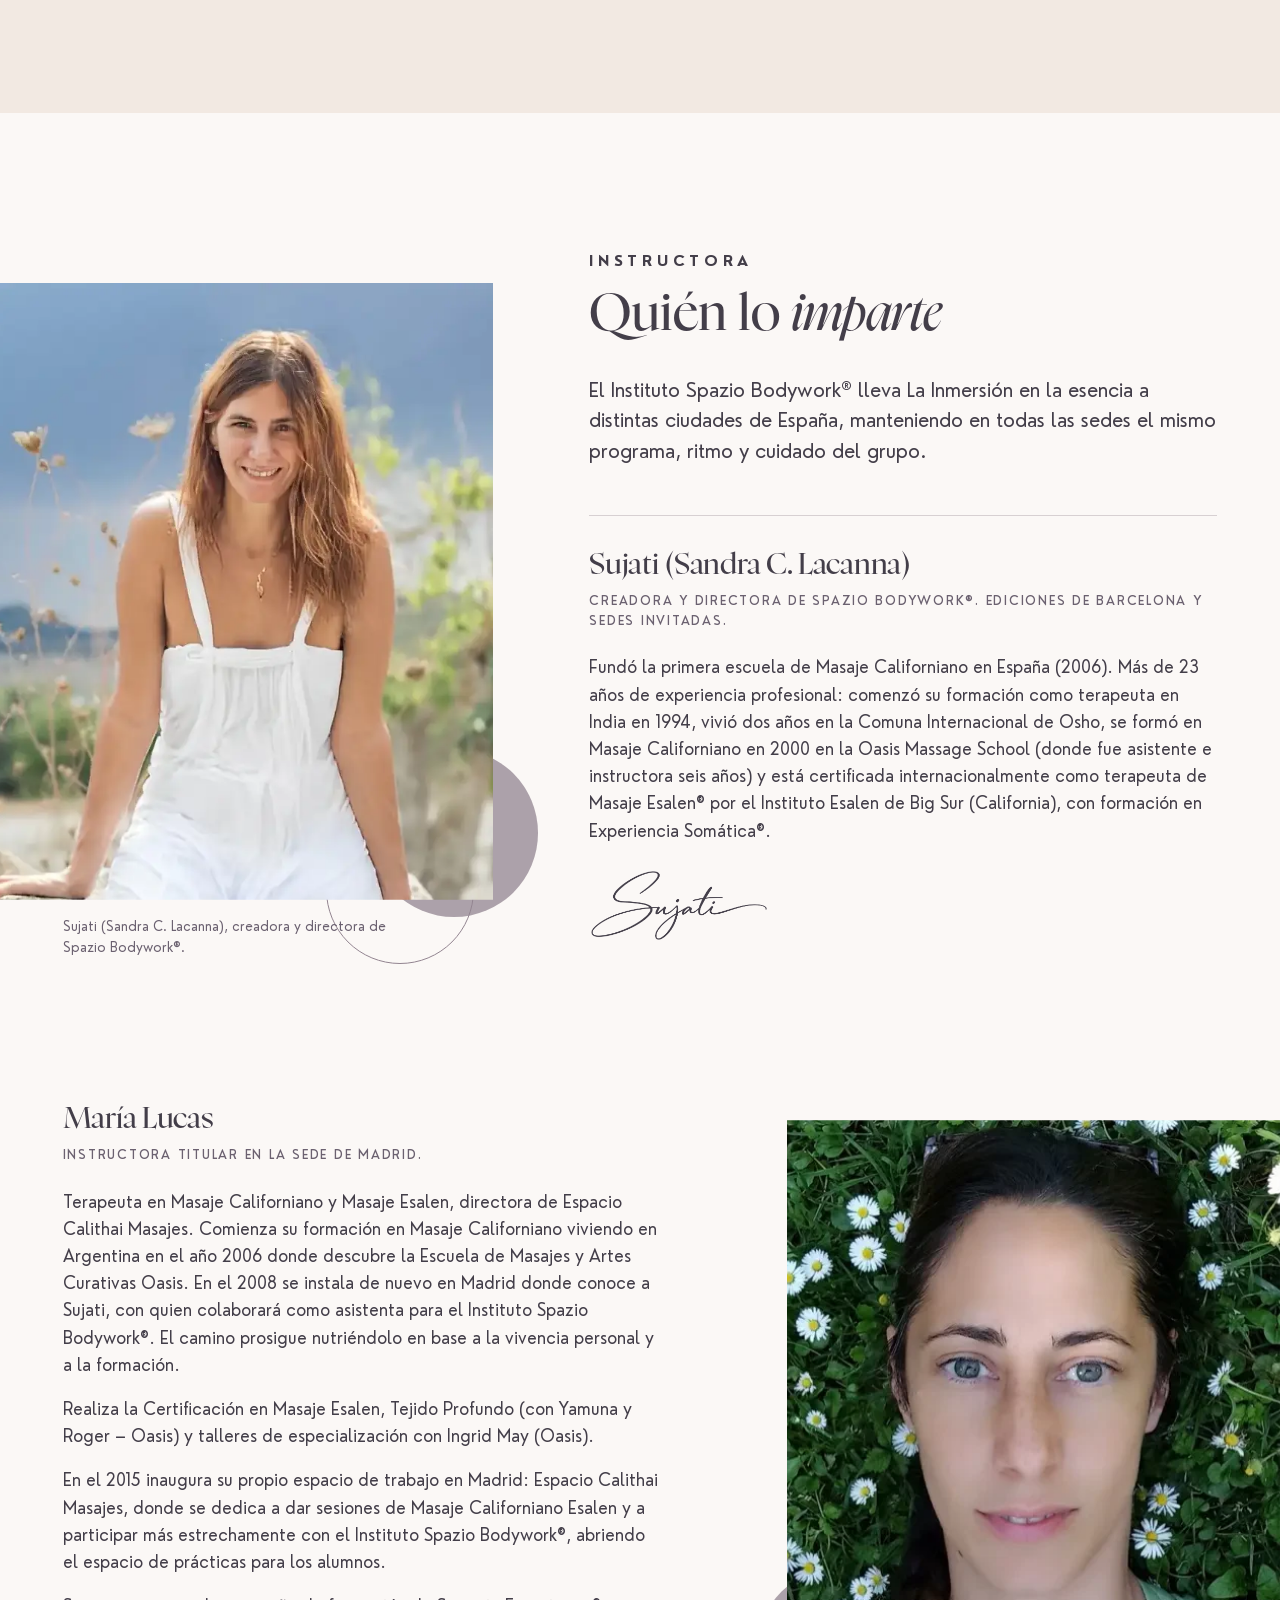
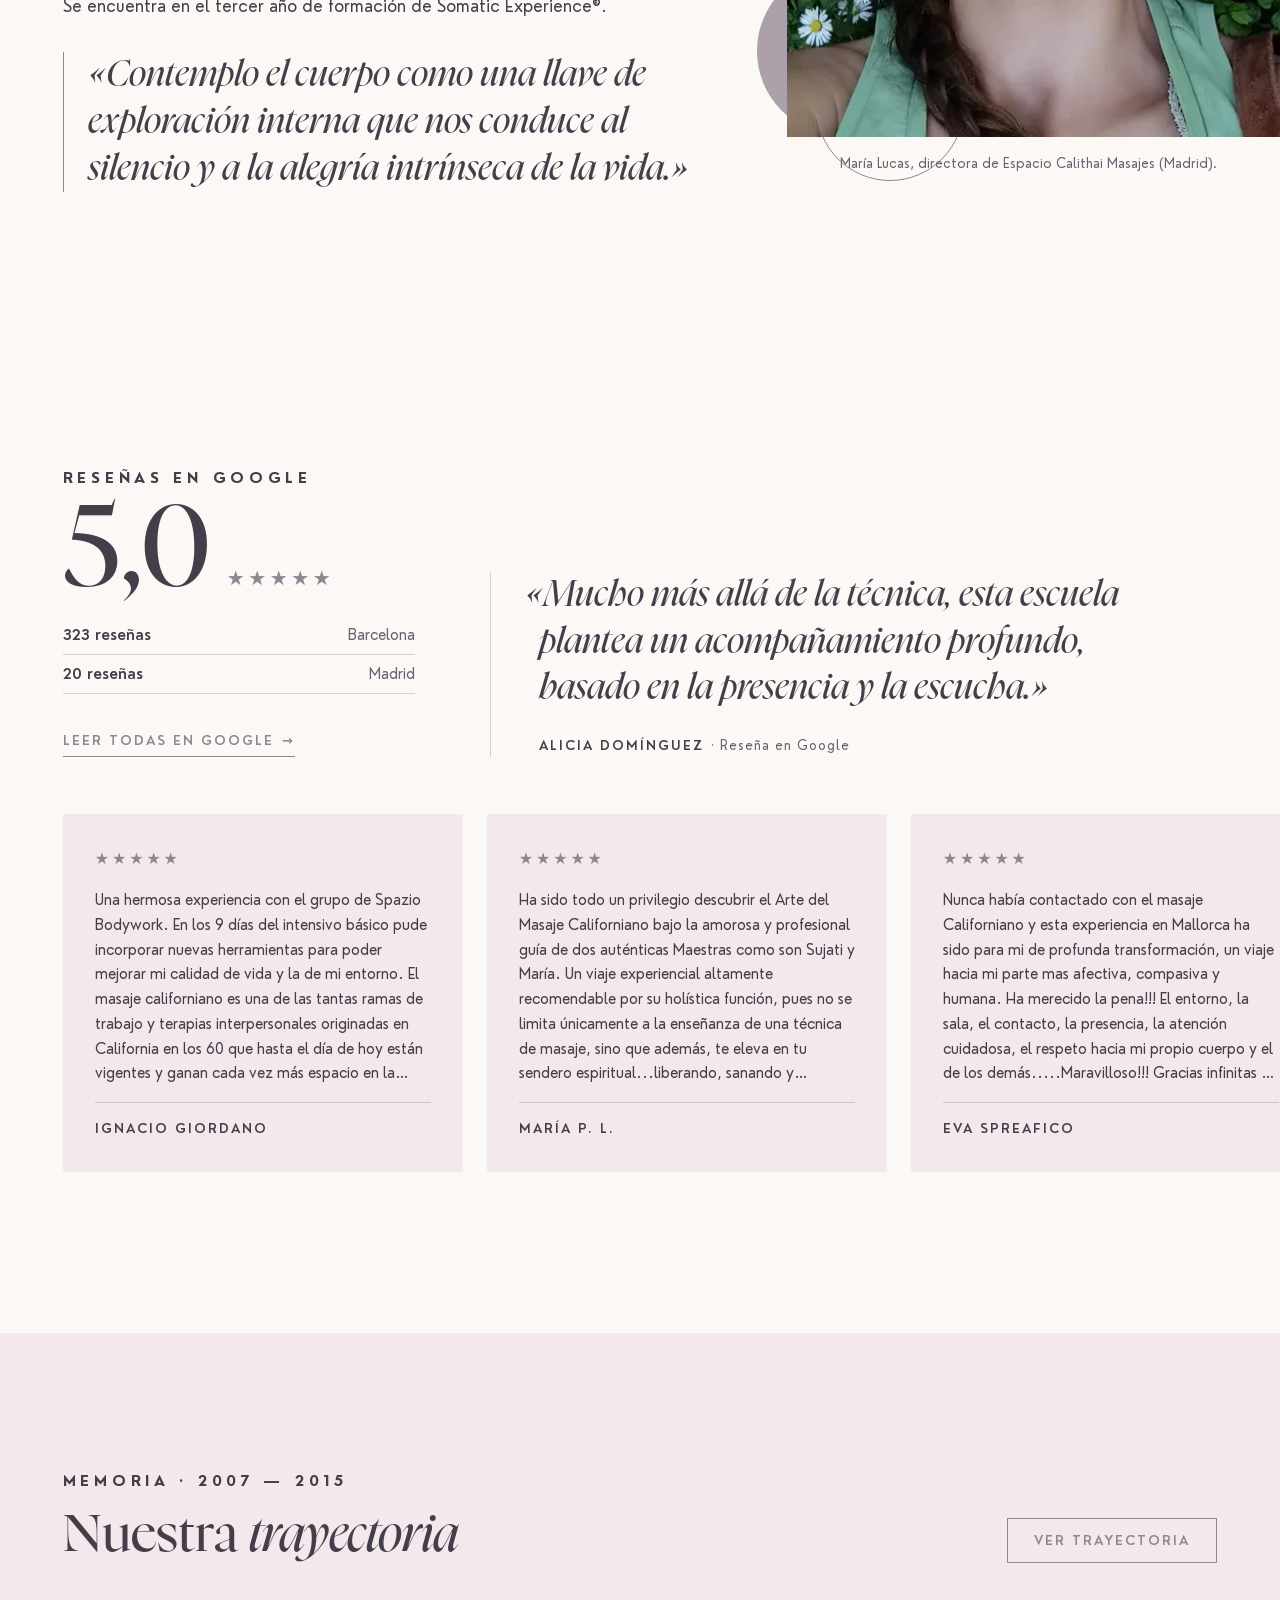
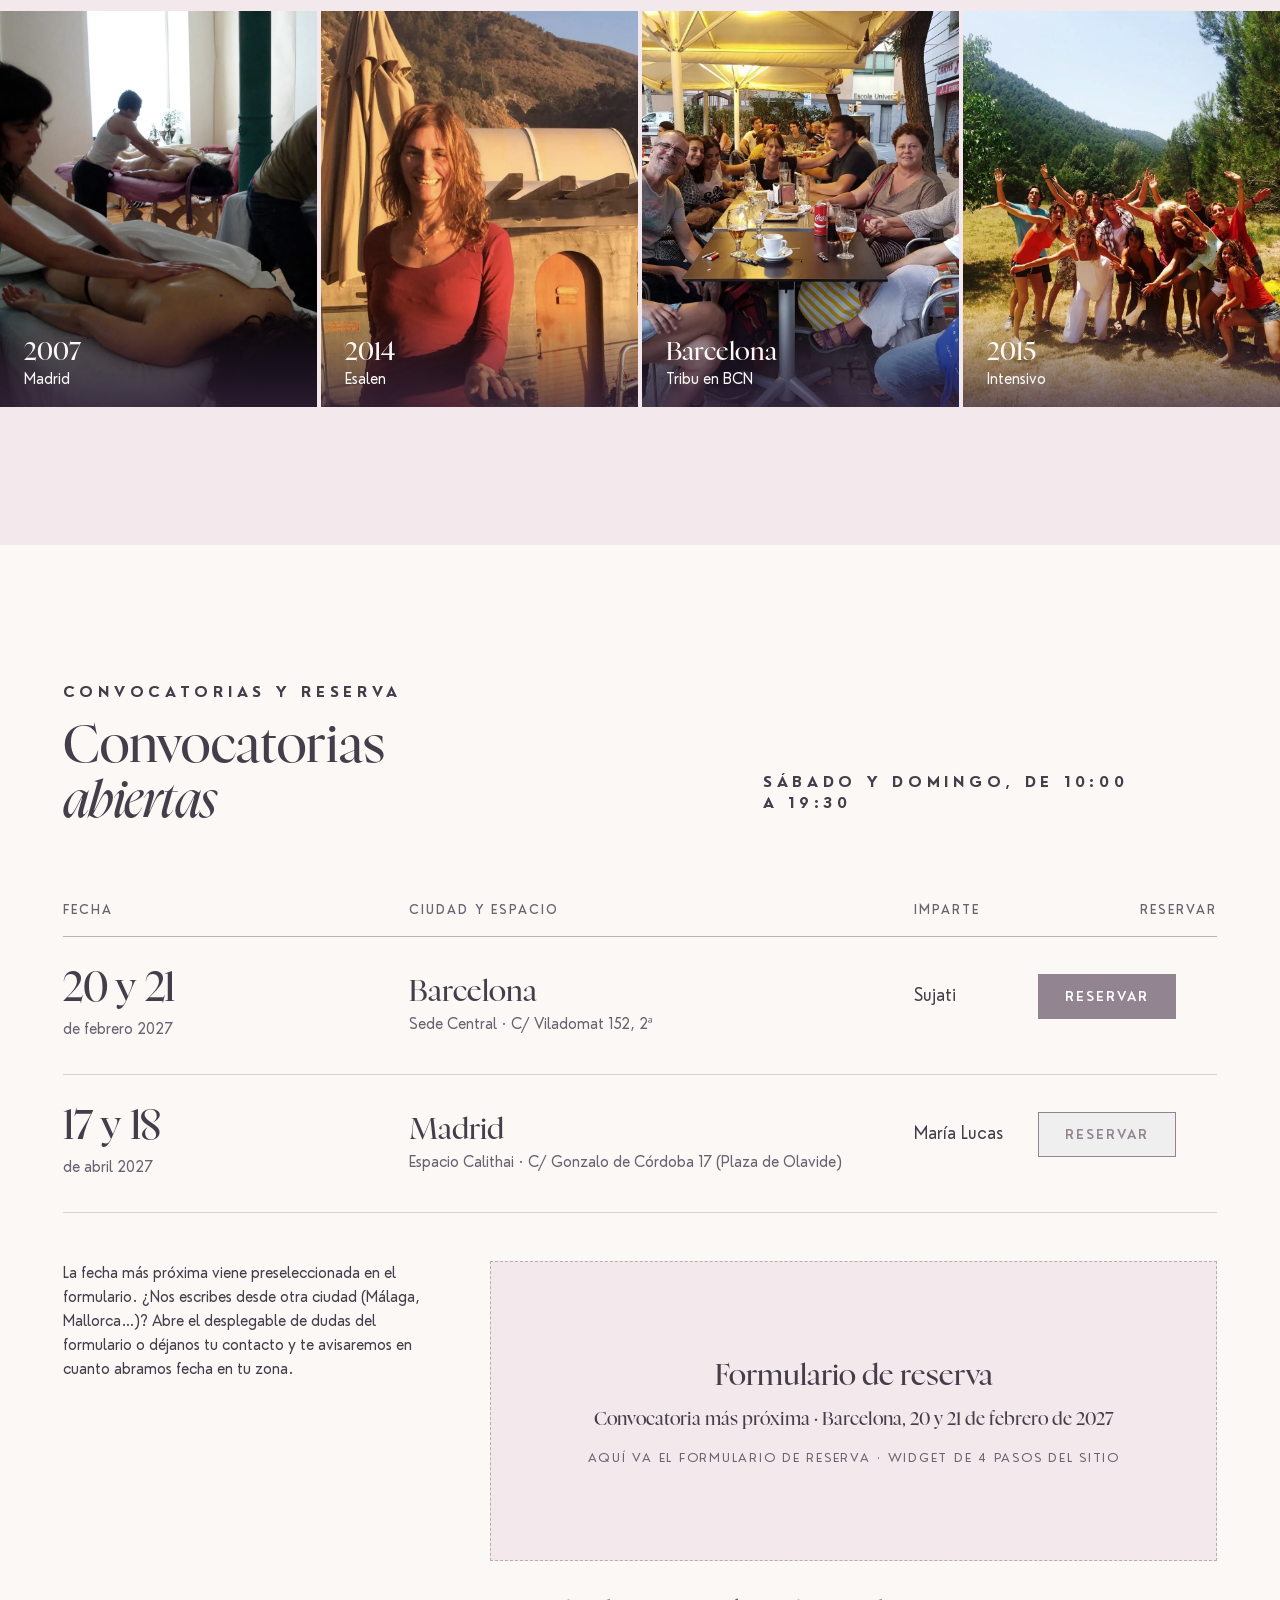
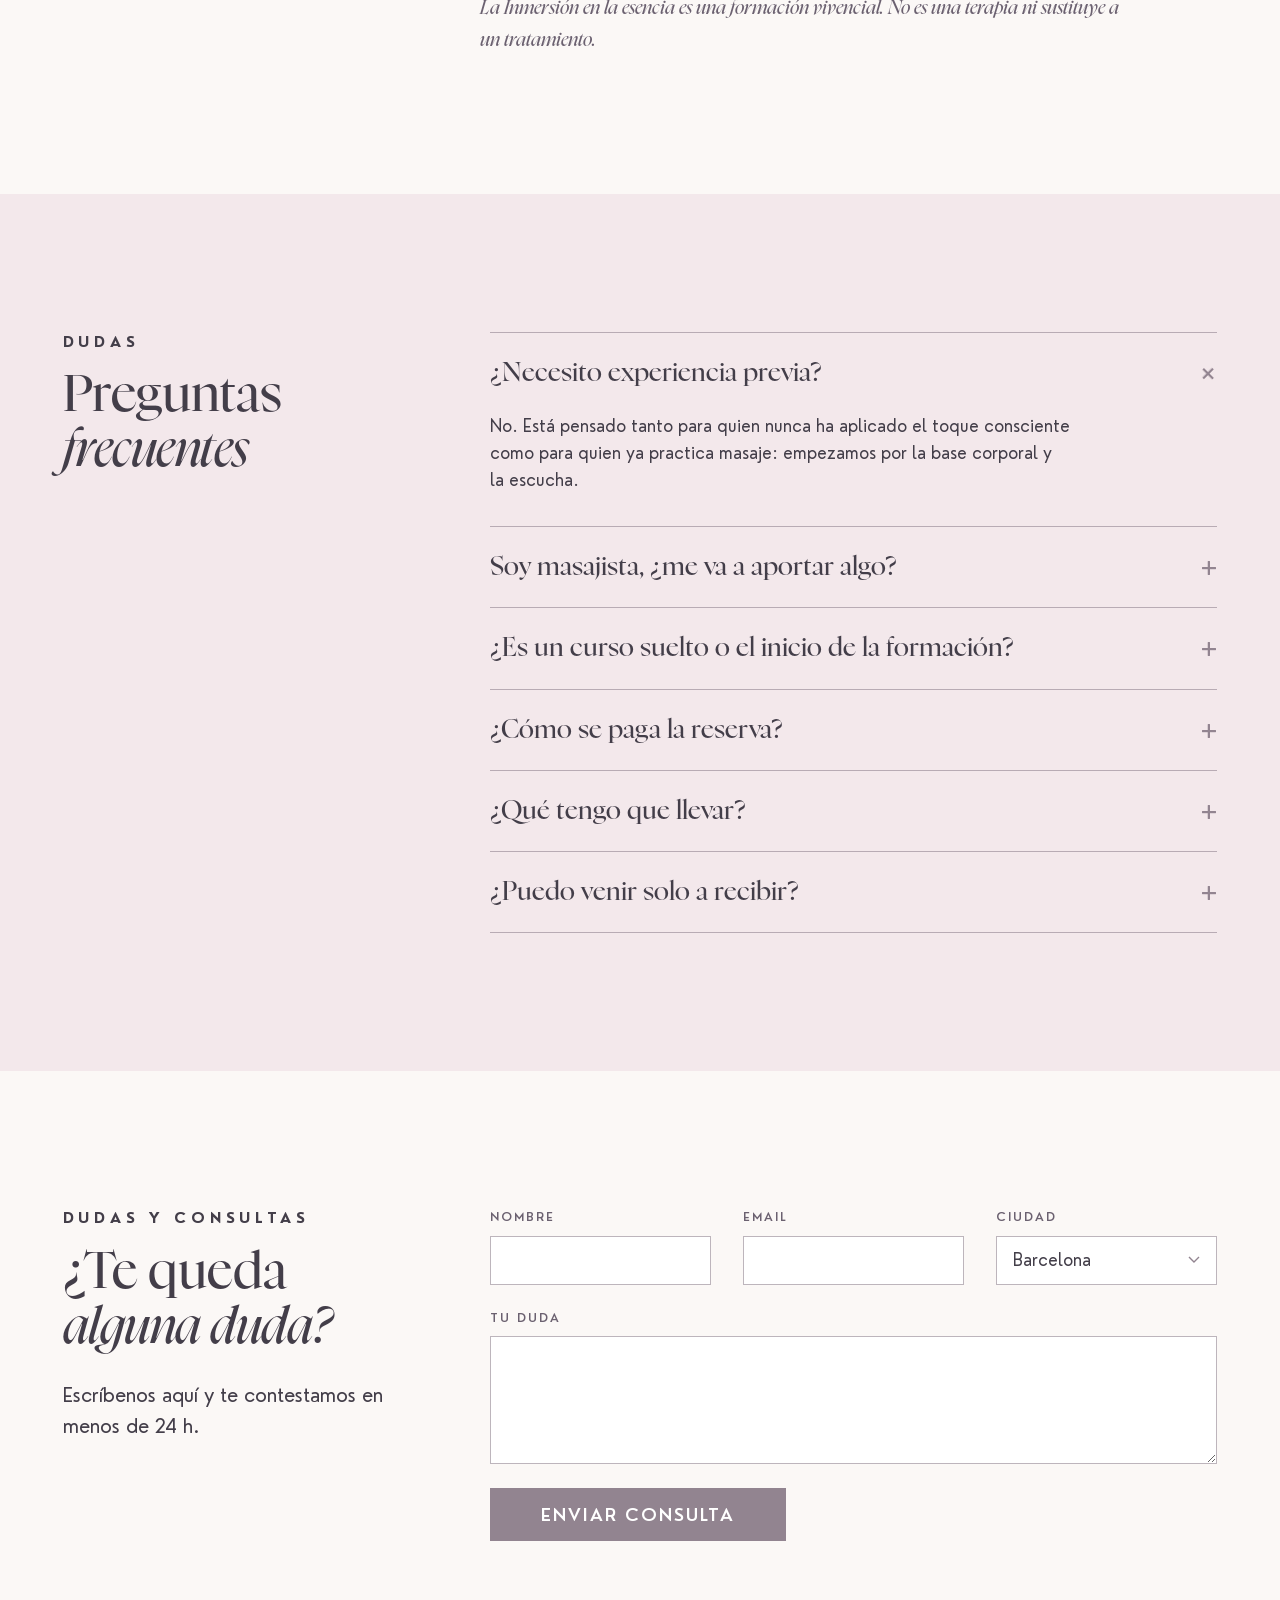
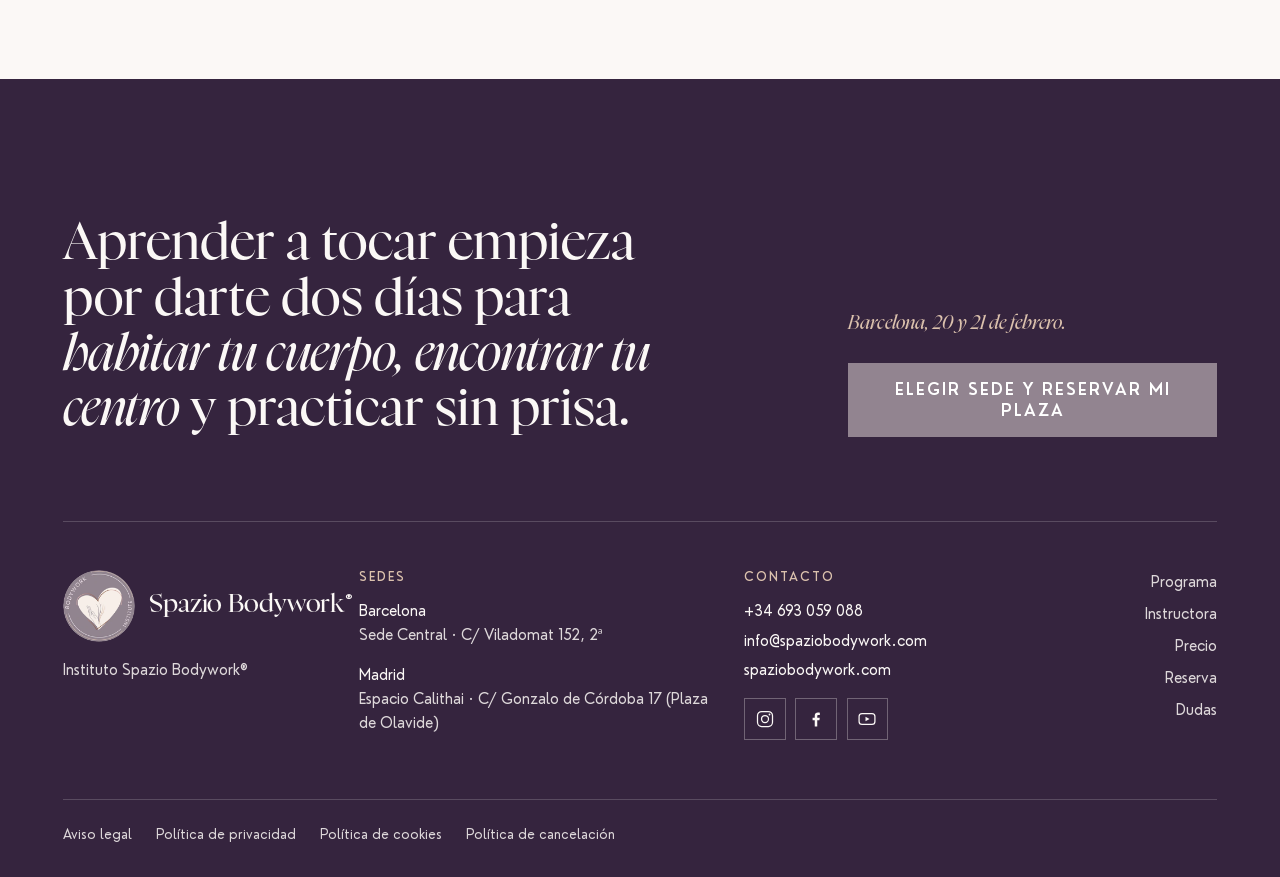
<file: inmersion/index.html>
<!DOCTYPE html>
<html lang="es">
<head>
  <meta charset="utf-8">
  <meta name="robots" content="noindex, nofollow">
  <meta name="viewport" content="width=device-width, initial-scale=1">
  <title>Inmersión en la Esencia de Spazio Bodywork® · Barcelona y Madrid</title>
  <meta name="description" content="Dos días de práctica viva para incorporar los fundamentos del Masaje Californiano y del trabajo corporal psicosomático. Barcelona y Madrid.">
  <!--
    MAQUETA HTML/CSS · Landing «Inmersión en la Esencia de Spazio Bodywork®» · MLAB-427 · MLAB-580 · v9
    (v9, 03-11-2026: pase de Héctor + respuestas de Johana — título y entradilla nuevos, fuera
     el punto 03 de las preguntas y su respuesta, fuera «Nivel y qué llevar» y el bloque
     entero «Cómo se enseña», textos nuevos de las tarjetas 1 y 2, fuera «ser consciente de
     mi respiración» de la cita, sala → Espacio, fechas más grandes y centradas, Madrid vuelve
     a María Lucas (revertido Aurora) y fotos reales de la sala de Barcelona.)
    (v8, 02-11-2026: Madrid pasa de María Lucas a Aurora Ibáñez, con su foto y su perfil
     del correo «Perfil Aurora» —foto 3 de la galería, la de la camisa azul—; fuera el
     «nada más» del bloque de ropa; foto de Aurora restaurada con IA a partir del original
     de 180 × 320 px porque no hay archivo mejor.)
    (v7, 02-11-2026: correcciones de Sujati del 31-10 — «Instructora» en vez de «Docentes»,
     fuera Vigo, fuera fotos simuladas de sala, 170 € en efectivo el día del curso,
     fuera «camillas y aceites», ropa sin límite de movimiento, «cómo se enseña» sin
     «centro de la sala» / «acompañamiento directo» / «eje corporal» y con «hara».)
    (v6, 29-10-2026: revisión con Consultoría MTA — banner y naming, menú más grande,
     sedes y fechas debajo del horario, convocatorias reservables con panel flotante,
     formulario de dudas en el pie, menú móvil.)
    Copy: copy-v2.md, literal. Los tramos [CONFIRMAR] y [PENDIENTE] NO están escritos.
    Tipografías: fonts.css carga Nyght Serif y Nourd (las reales del sitio) solo para la maqueta;
    en spaziobodywork.com ya están cargadas por Elementor.
    Versiones anteriores: index.v4.html / index.v3.html
  -->
  <link rel="stylesheet" href="fonts.css?v=9">
  <link rel="stylesheet" href="styles.css?v=11">
</head>
<body>

<!-- 00 · CABECERA (transparente sobre el hero) -->
<header class="site-header">
  <a class="wordmark" href="#inicio"><img class="isotipo" src="img/isotipo-spazio.webp" width="256" height="256" alt=""><span>Spazio Bodywork<sup>®</sup></span></a>
  <nav class="site-nav" id="site-nav" aria-label="Secciones">
    <a href="#programa">Programa</a>
    <a href="#docentes">Instructora</a>
    <a href="#precio">Precio</a>
    <a class="nav-cta" href="#reserva">Reservar plaza</a>
  </nav>
  <a class="btn btn--solid btn--sm" href="#reserva">Reservar plaza</a>
  <button class="nav-toggle" type="button" aria-expanded="false" aria-controls="site-nav" aria-label="Abrir menú">
    <span></span><span></span><span></span>
  </button>
</header>

<main>

  <!-- 01 · HERO (foto a sangre, toda la ventana) -->
  <section class="hero" id="inicio" aria-labelledby="hero-title">
    <!--
      AVISO LEGAL: esta fotografía lleva marca de agua «© Farideh Diehl».
      Hay que LICENCIARLA o SUSTITUIRLA antes de publicar.
      (Se reutiliza como recorte de detalle en la sección 02: mismo aviso.)
    -->
    <img class="hero-img"
         src="img/65A9077-1.jpg"
         data-licencia="pendiente"
         width="800" height="1199"
         alt="Terapeuta inclinada sobre una persona tumbada en camilla, con las manos apoyadas en su pierna; luz cálida y un muro beige al fondo.">

    <div class="hero-content wrap">
      <p class="eyebrow">Ediciones presenciales en España</p>
      <p class="product-name">Inmersión en la Esencia de Spazio Bodywork<sup>®</sup></p>
      <h1 id="hero-title">
        <span class="h1-a">Un fin de semana <br>para vivir la experiencia <br>de nuestra esencia.</span>
      </h1>
      <div class="hero-foot">
        <p class="hero-lead">Dos días de práctica viva para incorporar los fundamentos del Masaje Californiano y del trabajo corporal psicosomático. En el instituto fundado por Sujati Lacanna, que introdujo el Masaje Californiano en España con la primera escuela del país (2006).</p>
        <div class="hero-action">
          <p class="hero-price"><strong>250&nbsp;€</strong> <span>el fin de semana completo<br>reservas tu plaza con 80&nbsp;€</span></p>
          <a class="btn btn--light" href="#reserva"><span>Elegir sede y reservar mi plaza</span> <span class="arrow" aria-hidden="true">→</span></a>
        </div>
      </div>
    </div>
  </section>

  <!-- 02 · SEDES Y FECHAS (titular + ciudades con fechas debajo del horario + salas por sede a sangre) -->
  <section class="section scene" aria-labelledby="scene-title">
    <div class="wrap">
      <h2 id="scene-title" class="display-mixed">Dos días para tocar <em>desde&nbsp;el&nbsp;centro.</em></h2>
      <p class="scene-hours">Sábado y domingo · 10:00 — 19:30</p>
    </div>

    <!--
      SEDES: las dos convocatorias con su espacio, sin foto.
      Las fotos de sala que había eran simuladas y Sujati las descartó el 31-10-2026
      («quiero cosas reales, no mentiras de IA»). Cuando envíe las reales se añaden aquí, con su pie.
    -->
    <div class="sedes wrap">
      <div class="sede">
        <p class="sede-city">Barcelona</p>
        <p class="sede-date">20 y 21 de febrero de 2027</p>
        <p class="sede-place">Sede Central · C/ Viladomat 152, 2ª</p>
      </div>
      <div class="sede">
        <p class="sede-city">Madrid</p>
        <p class="sede-date">17 y 18 de abril de 2027</p>
        <p class="sede-place">Espacio Calithai · C/ Gonzalo de Córdoba 17 (Plaza de Olavide)</p>
      </div>
    </div>

    <div class="wrap">
      <div class="sala-band">
        <figure class="sala-fig sala-fig--main">
          <img src="img/sala-barcelona-1.webp" width="1000" height="1333" loading="lazy"
               alt="Sala de prácticas de Spazio Bodywork en Barcelona, con el corro de sillas preparado para el fin de semana.">
          <figcaption>Sede Central · C/ Viladomat 152, Barcelona</figcaption>
        </figure>
        <figure class="sala-fig">
          <img src="img/sala-barcelona-2.webp" width="1200" height="675" loading="lazy"
               alt="Vista general de la sala de prácticas, con la ventana, el reloj y las sillas de meditación.">
        </figure>
        <figure class="sala-fig">
          <img src="img/sala-barcelona-3.webp" width="1000" height="1333" loading="lazy"
               alt="El Espacio vacío antes de montar el corro, con luz cálida y el suelo de madera.">
          <figcaption>El Espacio, listo para el fin de semana</figcaption>
        </figure>
      </div>
      </div>
    </div>

    <div class="wrap">
      <div class="scene-body">
        <p class="scene-lead"><span class="lead-open">El Espacio está en silencio y tus manos descansan sobre la espalda de otra persona.</span> No estás empujando con los brazos: entregas el peso de tu cuerpo desde tu centro. Tu respiración acompaña y recorres el cuerpo como una ola del mar envolvente, de pies a cabeza, sin nada de esfuerzo; y al terminar te das cuenta de que no te has cansado.</p>
        <div class="scene-text">
          <p>Así aprendemos aquí: explorando qué es la presencia, tocando con respeto y realizando prácticas de conciencia sensorial. Darás y recibirás un masaje completo para experimentar en tu propio cuerpo cómo se siente el toque consciente.</p>
          <p class="more"><a class="link-arrow" href="#programa">Ver programa <span aria-hidden="true">→</span></a></p>
        </div>
      </div>
    </div>
  </section>

  <!-- 03 · TRES PREGUNTAS (como titulares, numeradas, con filete) -->
  <section class="section questions bg-paper" aria-labelledby="q-title">
    <div class="wrap">
      <div class="split">
        <div class="split-aside">
          <p class="label">Tres preguntas</p>
          <h2 id="q-title" class="visually-hidden">Tres preguntas para empezar</h2>
        </div>
        <div class="split-main">
          <ol class="q-list">
            <li><span class="q-num" aria-hidden="true">01</span><p class="question">¿Te apasiona el bienestar y el contacto, pero no sabes por dónde empezar ni cómo usar tu cuerpo para no&nbsp;cansarte?</p></li>
            <li><span class="q-num" aria-hidden="true">02</span><p class="question">¿Has aprendido con vídeos sueltos o técnicas mecánicas y notas que te cansas, haces demasiado esfuerzo o te sientes rígido al dar un masaje?</p></li>
            <li><span class="q-num" aria-hidden="true">03</span><p class="question">¿Quieres sentir en tu propio cuerpo si esta profesión es para ti antes de comprometerte con una formación&nbsp;larga?</p></li>
          </ol>
        </div>
      </div>
    </div>
  </section>

  <!-- 04 · LOS DOS DÍAS (cabecera a dos columnas + tres tarjetas) -->
  <section class="section days" id="programa" aria-labelledby="days-title">
    <div class="wrap">
      <header class="sec-head">
        <div class="sec-head-title">
          <p class="label">Los dos días</p>
          <h2 id="days-title">Sábado y domingo, <em class="nowrap">de 10:00 a 19:30</em></h2>
        </div>
      </header>

      <ol class="cards cards--3">
        <li class="card">
          <span class="card-num" aria-hidden="true">1</span>
          <h3>Enraizamiento y consciencia sensorial</h3>
          <p>Empezamos preparando nuestro propio cuerpo: prácticas de movimiento y presencia para despertar la conciencia sensorial y aprender a estar enraizados para trabajar desde nuestro centro antes de ir al contacto.</p>
          <a class="link-arrow" href="#precio">Ver convocatorias <span aria-hidden="true">→</span></a>
        </li>
        <li class="card">
          <span class="card-num" aria-hidden="true">2</span>
          <h3>La ola envolvente <span class="sub">(práctica con aceite)</span></h3>
          <p>Cómo situarnos, cómo entregarnos el peso del cuerpo sin forzar y cómo crear la ola envolvente con los movimientos largos, fluidos e integradores que caracterizan al Masaje Californiano.</p>
          <a class="link-arrow" href="#precio">Ver convocatorias <span aria-hidden="true">→</span></a>
        </li>
        <li class="card">
          <span class="card-num" aria-hidden="true">3</span>
          <h3>Escucha psicosomática</h3>
          <p>Integramos recursos para autorregularnos, neurocepción (la sensación de seguridad en quien da y quien recibe) y presencia para acompañar desde el respeto profundo.</p>
          <a class="link-arrow" href="#precio">Ver convocatorias <span aria-hidden="true">→</span></a>
        </li>
      </ol>

    </div>
  </section>

  <!-- 05 · PRECIO Y CONVOCATORIAS (tres tarjetas; la próxima, primera y destacada) -->
  <section class="section pricing bg-paper" id="precio" aria-labelledby="price-title">
    <div class="wrap">
      <header class="sec-head">
        <div class="sec-head-title">
          <p class="label">Convocatorias con inscripción abierta</p>
          <h2 id="price-title">Precio y <em>condiciones</em></h2>
        </div>
        <div class="sec-sub">
          <p class="caps">Sábado y domingo · 10:00 a 19:30</p>
          <p>Para quien nunca ha tocado y para quien ya se dedica al masaje. Es una experiencia completa en sí misma y, a la vez, el primer paso del camino formativo de Spazio Bodywork® en nuestras distintas sedes.</p>
        </div>
      </header>

      <ul class="cards cards--price">
        <li class="price-card price-card--featured">
          <p class="tag">Próxima convocatoria</p>
          <h3>Barcelona</h3>
          <p class="pc-date"><time datetime="2027-02-20"><b>20 y 21</b> de febrero 2027</time></p>
          <p class="pc-meta">Sede Central · C/ Viladomat 152, 2ª<br>Imparte Sujati</p>
          <p class="pc-price"><strong>250</strong><span class="cur">€</span> <span class="per">/ fin de semana</span></p>
          <ul class="checks">
            <li>Los dos días de formación</li>
            <li>Práctica por parejas</li>
            <li>Reserva online de 80 €</li>
            <li>Sábado y domingo 10:00–19:30</li>
          </ul>
          <a class="btn btn--solid btn--block" href="#reserva"><span>Reservar plaza</span> <span class="arrow" aria-hidden="true">→</span></a>
        </li>
        <li class="price-card">
          <h3>Madrid</h3>
          <p class="pc-date"><time datetime="2027-04-17"><b>17 y 18</b> de abril 2027</time></p>
          <p class="pc-meta">Espacio Calithai · C/ Gonzalo de Córdoba 17 (Plaza de Olavide)<br>Imparte María Lucas</p>
          <p class="pc-price"><strong>250</strong><span class="cur">€</span> <span class="per">/ fin de semana</span></p>
          <ul class="checks">
            <li>Los dos días de formación</li>
            <li>Práctica por parejas</li>
            <li>Reserva online de 80 €</li>
            <li>Sábado y domingo 10:00–19:30</li>
          </ul>
          <a class="btn btn--outline btn--block" href="#reserva"><span>Reservar plaza</span> <span class="arrow" aria-hidden="true">→</span></a>
        </li>
      </ul>

      <!-- Franja de condiciones: desglose 80/170 + qué incluye / no incluye / cómo se paga -->
      <div class="terms">
        <dl class="terms-split">
          <div>
            <dt>Reserva de plaza <span>(o el total)</span></dt>
            <dd>80&nbsp;€</dd>
          </div>
          <div>
            <dt>El resto, el día del curso</dt>
            <dd>170&nbsp;€</dd>
          </div>
        </dl>
        <!-- PENDIENTE [CONFIRMAR]: fecha límite del resto, certificado y qué pasa con los 80 € si no puedes asistir -->
        <section class="term" aria-labelledby="inc-title">
          <h3 id="inc-title">Qué incluye</h3>
          <p>Los dos días de formación.</p>
        </section>
        <section class="term" aria-labelledby="exc-title">
          <h3 id="exc-title">Qué no incluye</h3>
          <p>Alojamiento, comidas ni desplazamiento.</p>
        </section>
        <section class="term" aria-labelledby="pay-title">
          <h3 id="pay-title">Cómo se paga</h3>
          <p>La reserva de 80 € se paga online, en esta misma página, con pago seguro. Los 170 € restantes se abonan en efectivo el día del curso, al inicio de la formación.</p>
        </section>
      </div>
    </div>
  </section>

  <!-- 06 · QUÉ TE LLEVAS (banda arena: lista a la izquierda, cita grande a la derecha; no es un testimonio) -->
  <section class="section band takeaway" aria-labelledby="take-title">
    <div class="wrap take-grid">
      <div class="take-aside">
        <h2 id="take-title">Qué te <em>llevas</em></h2>
        <ul class="take-list">
          <li>Elementos básicos de las técnicas del Masaje Californiano</li>
          <li>Trabajo Corporal Psicosomático básico</li>
          <li>Conexión con el cliente / Presencia</li>
          <li>Práctica de la Conciencia Sensorial</li>
        </ul>
      </div>
      <blockquote class="take-quote">
        <p><span class="lead-open">«Tocar con manos relajadas y presentes.</span> Aprender a mover la energía en todo mi cuerpo y el de la persona que recibe. Encontrar mi centro desde donde dar, sin esfuerzo. Ser consciente de mi cuerpo y de mi respiración. Estar enraizad@, utilizando mi peso. Atravesar las barreras de tocar y ser tocados desde este lugar de presencia y conexión. Tomar consciencia de la importancia de un espacio seguro.»</p>
      </blockquote>
    </div>
  </section>

  <!-- 07 · QUIÉN LO IMPARTE (retrato a sangre por la izquierda + texto) -->
  <section class="section teacher" id="docentes" aria-labelledby="teacher-title">
    <div class="teacher-grid">
      <figure class="teacher-photo">
        <img src="img/sujati-experta-masaje-californiano-spain-portugal-barcelona-madrid-canarias-valencia-baleares-europe-france-1.webp"
             width="686" height="826" loading="lazy"
             alt="Retrato de Sujati en exterior, con mono blanco y una sonrisa, bajo luz suave.">
        <figcaption>Sujati (Sandra C. Lacanna), creadora y directora de Spazio Bodywork®.</figcaption>
      </figure>
      <div class="teacher-text">
        <p class="label">Instructora</p>
        <h2 id="teacher-title">Quién lo <em>imparte</em></h2>
        <p class="teacher-intro">El Instituto Spazio Bodywork® lleva La Inmersión en la esencia a distintas ciudades de España, manteniendo en todas las sedes el mismo programa, ritmo y cuidado del grupo.</p>
        <div class="person">
          <h3>Sujati (Sandra C. Lacanna)</h3>
          <p class="role">Creadora y directora de Spazio Bodywork®. Ediciones de Barcelona y sedes invitadas.</p>
          <p>Fundó la primera escuela de Masaje Californiano en España (2006). Más de 23 años de experiencia profesional: comenzó su formación como terapeuta en India en 1994, vivió dos años en la Comuna Internacional de Osho, se formó en Masaje Californiano en 2000 en la Oasis Massage School (donde fue asistente e instructora seis años) y está certificada internacionalmente como terapeuta de Masaje Esalen® por el Instituto Esalen de Big Sur (California), con formación en Experiencia Somática®.</p>
          <figure class="signature">
            <img src="img/sujati-signature-plum.png" width="1394" height="567" loading="lazy" alt="Firma de Sujati.">
          </figure>
        </div>

      </div>
    </div>

    <!-- 07 · MARÍA LUCAS (fila espejo: texto a la izquierda, retrato a la derecha) -->
    <div class="teacher-grid teacher-grid--alt">
      <figure class="teacher-photo teacher-photo--alt">
        <img src="img/maria-lucas.webp" width="1000" height="608" loading="lazy"
             alt="Retrato de María Lucas tumbada sobre la hierba entre margaritas, mirando a cámara.">
        <figcaption>María Lucas, directora de Espacio Calithai Masajes (Madrid).</figcaption>
      </figure>
      <div class="teacher-text">
        <div class="person">
          <h3>María Lucas</h3>
          <p class="role">Instructora titular en la sede de Madrid.</p>
          <p>Terapeuta en Masaje Californiano y Masaje Esalen, directora de Espacio Calithai Masajes. Comienza su formación en Masaje Californiano viviendo en Argentina en el año 2006 donde descubre la Escuela de Masajes y Artes Curativas Oasis. En el 2008 se instala de nuevo en Madrid donde conoce a Sujati, con quien colaborará como asistenta para el Instituto Spazio Bodywork®. El camino prosigue nutriéndolo en base a la vivencia personal y a la formación.</p>
          <p>Realiza la Certificación en Masaje Esalen, Tejido Profundo (con Yamuna y Roger – Oasis) y talleres de especialización con Ingrid May (Oasis).</p>
          <p>En el 2015 inaugura su propio espacio de trabajo en Madrid: Espacio Calithai Masajes, donde se dedica a dar sesiones de Masaje Californiano Esalen y a participar más estrechamente con el Instituto Spazio Bodywork®, abriendo el espacio de prácticas para los alumnos.</p>
          <p>Se encuentra en el tercer año de formación de Somatic Experience®.</p>
          <blockquote class="person-quote"><p>«Contemplo el cuerpo como una llave de exploración interna que nos conduce al silencio y a la alegría intrínseca de la vida.»</p></blockquote>
        </div>
      </div>
    </div>
  </section>

  <!-- 07b · RESEÑAS DE GOOGLE (texto literal de Google Maps, capturado el 28-10-2026; ver resenas-google.json)
       Valoración y recuentos de las fichas de Barcelona y Madrid. Se citan con nombre tal como aparecen publicados.
       En Elementor: se puede sustituir por el widget de Trustindex que ya tiene el sitio. -->
  <section class="section reviews" aria-labelledby="reviews-title">
    <div class="wrap">
      <div class="reviews-head">
        <div class="reviews-score">
          <p class="label">Reseñas en Google</p>
          <h2 id="reviews-title" class="visually-hidden">Reseñas en Google</h2>
          <p class="score"><span class="score-num">5,0</span> <span class="stars" aria-label="5 de 5 estrellas">★★★★★</span></p>
          <ul class="score-list">
            <li><span>323 reseñas</span> Barcelona</li>
            <li><span>20 reseñas</span> Madrid</li>
          </ul>
          <a class="link-arrow" href="https://www.google.com/maps/search/?api=1&amp;query=Instituto+Spazio+Bodywork+Barcelona" target="_blank" rel="noopener">Leer todas en Google <span aria-hidden="true">→</span></a>
        </div>
        <figure class="reviews-lead">
          <blockquote><p>«Mucho más allá de la técnica, esta escuela plantea un acompañamiento profundo, basado en la presencia y la escucha.»</p></blockquote>
          <figcaption>Alicia Domínguez <span>· Reseña en Google</span></figcaption>
        </figure>
      </div>
    </div>
    <!-- Carrusel sin JS: scroll horizontal con snap -->
    <ul class="reviews-track" aria-label="Reseñas de alumnas y alumnos">
          <li class="review">
            <span class="stars" aria-label="5 de 5 estrellas">★★★★★</span>
            <p class="review-text">Una hermosa experiencia con el grupo de Spazio Bodywork. En los 9 días del intensivo básico pude incorporar nuevas herramientas para poder mejorar mi calidad de vida y la de mi entorno. El masaje californiano es una de las tantas ramas de trabajo y terapias interpersonales originadas en California en los 60 que hasta el día de hoy están vigentes y ganan cada vez más espacio en la salud considerando a cada individuo como tal y escuchando activamente sus necesidades individuales. El contacto consciente y de calidad es una de sus bases y en esta formación fue lo que más pude mejorar.<br>Recomiendo enormemente para todos los que quieran una experiencia profunda y enriquecedora.</p>
            <p class="review-author">Ignacio Giordano</p>
          </li>
          <li class="review">
            <span class="stars" aria-label="5 de 5 estrellas">★★★★★</span>
            <p class="review-text">Ha sido todo un privilegio descubrir el Arte del Masaje Californiano bajo la amorosa y profesional guía de dos auténticas Maestras como son Sujati y María. Un viaje experiencial altamente recomendable por su holística función, pues no se limita únicamente a la enseñanza de una técnica de masaje, sino que además, te eleva en tu sendero espiritual...liberando, sanando y regulando nuestro preciado Sistema Nervioso. Agradecer infinitamente a todo el equipo de Spazio Bodywork y de Dimas su afectuoso recibimiento, así como la dulce atención y extremo cuidado con los que en todo momento cubrían los corazones y estómagos de los que llegamos siendo auténticos desconocidos, para salir formando parte de esta bella comunidad del Masaje Californiano engendrada por Sujati, una alma cuya dedicación y vocación son derramadas en sus talleres. Namaste🙌</p>
            <p class="review-author">María P. L.</p>
          </li>
          <li class="review">
            <span class="stars" aria-label="5 de 5 estrellas">★★★★★</span>
            <p class="review-text">Nunca había contactado con el masaje Californiano y esta experiencia en Mallorca ha sido para mi de profunda  transformación, un viaje hacia mi parte mas afectiva, compasiva y  humana. Ha merecido la pena!!! El entorno, la sala, el  contacto, la presencia, la atención cuidadosa, el respeto hacia mi propio cuerpo y el de los demás.....Maravilloso!!! Gracias infinitas a Sujati y a todo el equipo por vuestra calidad humana y profesional. Hasta pronto!!!</p>
            <p class="review-author">Eva Spreafico</p>
          </li>
          <li class="review">
            <span class="stars" aria-label="5 de 5 estrellas">★★★★★</span>
            <p class="review-text">Descubrí el masaje californiano de una manera casual, podría decir que llegó a mi vida en el momento adecuado. Seguí mi intuición y me lance a realizar el curso de iniciación. Puedo afirmar que ha sido un antes y un después en mi vida. Jamás pensé que algo tan simple pudiera tener tanto que enseñarme y que descubrirme sobre mi verdadero ser.<br>Invito a todos a seguir su intuición y probar, si el algún momento, este masaje llega a tu vida.</p>
            <p class="review-author">Luis Yanguas</p>
          </li>
          <li class="review">
            <span class="stars" aria-label="5 de 5 estrellas">★★★★★</span>
            <p class="review-text">¡Maravillosa e inolvidable experiencia! Renovadora y nutritiva 🌱 A todos los niveles profesional y personal<br>Estupendo equipo de profesionales.<br>Un espacio y un lugar cálido y acogedor<br>Donde se siente el acompañamiento, la escucha y el cuidado del grupo, no solo a través del masaje, sino también de las dinámicas que se comparten que permiten conectar con nuestro interior bajar al cuerpo y disfrutar del momento presente<br>Un camino auténtico y profundo de auto conocimiento a través del contacto dando sino recibiendo<br>Gracias por todo lo vivido y compartido<br>a cada uno de los miembros de la escuela que lo hacen posible❤️</p>
            <p class="review-author">Miriam García Fernández-Reija</p>
          </li>
    </ul>
  </section>

  <!-- 08 · TRAYECTORIA (cuatro fotos a sangre, de borde a borde) -->
  <section class="section archive bg-paper" aria-labelledby="archive-title">
    <div class="wrap archive-head">
      <div>
        <p class="label">Memoria · 2007 — 2015</p>
        <h2 id="archive-title">Nuestra <em>trayectoria</em></h2>
      </div>
      <!-- PENDIENTE: enlazar «Ver trayectoria» a la página de historia del sitio (no existe aún en la maqueta) -->
      <a class="btn btn--outline btn--sm" href="#"><span>Ver trayectoria</span> <span class="arrow" aria-hidden="true">→</span></a>
    </div>
    <div class="archive-strip">
      <figure>
        <img src="img/MADRID-1er-curso-2007-1.webp" loading="lazy"
             alt="Fotografía de archivo del primer curso en Madrid, 2007.">
        <figcaption><span>2007</span> Madrid</figcaption>
      </figure>
      <figure>
        <img src="img/Esalen-2014-1.webp" loading="lazy"
             alt="Fotografía de archivo de la estancia en Esalen, 2014.">
        <figcaption><span>2014</span> Esalen</figcaption>
      </figure>
      <!-- PENDIENTE: confirmar año de la foto «Tribu en BCN» para completar el pie -->
      <figure>
        <img src="img/Tribu-en-BCN-1.webp" loading="lazy"
             alt="Fotografía de archivo de un grupo de alumnado en Barcelona.">
        <figcaption><span>Barcelona</span> Tribu en BCN</figcaption>
      </figure>
      <figure>
        <img src="img/Intensivo-2015-2.webp" loading="lazy"
             alt="Fotografía de archivo de un curso intensivo, 2015.">
        <figcaption><span>2015</span> Intensivo</figcaption>
      </figure>
    </div>
  </section>

  <!-- 09 · CONVOCATORIAS Y RESERVA -->
  <section class="section dates" id="reserva" aria-labelledby="dates-title">
    <div class="wrap">
      <header class="sec-head">
        <div class="sec-head-title">
          <p class="label">Convocatorias y reserva</p>
          <h2 id="dates-title">Convocatorias <em>abiertas</em></h2>
        </div>
        <div class="sec-sub">
          <p class="caps">Sábado y domingo, de 10:00 a 19:30</p>
        </div>
      </header>

      <!-- Tabla: Fecha · Ciudad y espacio · Imparte. Para añadir una convocatoria, copiar un <tr>. -->
      <table class="dates-table">
        <caption class="visually-hidden">Convocatorias abiertas: fecha, ciudad y espacio, y quién imparte</caption>
        <thead>
          <tr><th scope="col">Fecha</th><th scope="col">Ciudad y espacio</th><th scope="col">Imparte</th><th scope="col">Reservar</th></tr>
        </thead>
        <tbody>
                    <tr id="conv-barcelona-feb-2027" data-sede="Barcelona" data-fecha="20 y 21 de febrero de 2027" data-lugar="Sede Central · C/ Viladomat 152, 2ª" data-imparte="Sujati">
            <th scope="row" class="c-date"><time datetime="2027-02-20"><span class="d">20 y 21</span> de febrero 2027</time></th>
            <td class="c-place"><span class="city">Barcelona</span> <span class="venue-addr">Sede Central · C/ Viladomat 152, 2ª</span></td>
            <td class="c-who"><span class="who-label">Imparte</span> Sujati</td>
            <td class="c-cta"><button class="btn btn--solid btn--sm js-reserva" type="button">Reservar</button></td>
          </tr>
          <tr id="conv-madrid-abr-2027" data-sede="Madrid" data-fecha="17 y 18 de abril de 2027" data-lugar="Espacio Calithai · C/ Gonzalo de Córdoba 17 (Plaza de Olavide)" data-imparte="María Lucas">
            <th scope="row" class="c-date"><time datetime="2027-04-17"><span class="d">17 y 18</span> de abril 2027</time></th>
            <td class="c-place"><span class="city">Madrid</span> <span class="venue-addr">Espacio Calithai · C/ Gonzalo de Córdoba 17 (Plaza de Olavide)</span></td>
            <td class="c-who"><span class="who-label">Imparte</span> María Lucas</td>
            <td class="c-cta"><button class="btn btn--outline btn--sm js-reserva" type="button">Reservar</button></td>
          </tr>
        </tbody>
      </table>

      <div class="booking">
        <p class="table-note">La fecha más próxima viene preseleccionada en el formulario. ¿Nos escribes desde otra ciudad (Málaga, Mallorca…)? Abre el desplegable de dudas del formulario o déjanos tu contacto y te avisaremos en cuanto abramos fecha en tu zona.</p>
        <!-- HUECO: aquí se incrusta el widget de reserva del sitio (formulario de 4 pasos) -->
        <div class="booking-slot" id="form-reserva">
          <p class="booking-slot-title">Formulario de reserva</p>
          <p class="booking-slot-sel" id="booking-sel">Convocatoria más próxima · Barcelona, 20 y 21 de febrero de 2027</p>
          <p class="booking-slot-note">Aquí va el formulario de reserva · widget de 4 pasos del sitio</p>
        </div>
      </div>
      <p class="ethic">La Inmersión en la esencia es una formación vivencial. No es una terapia ni sustituye a un tratamiento.</p>
    </div>
  </section>

  <!-- 10 · PREGUNTAS FRECUENTES (titular a la izquierda, lista a la derecha; primera abierta) -->
  <section class="section faq bg-paper" aria-labelledby="faq-title">
    <div class="wrap split">
      <div class="split-aside">
        <p class="label">Dudas</p>
        <h2 id="faq-title">Preguntas <em>frecuentes</em></h2>
      </div>
      <div class="split-main faq-list">
        <details open>
          <summary>¿Necesito experiencia previa?</summary>
          <p>No. Está pensado tanto para quien nunca ha aplicado el toque consciente como para quien ya practica masaje: empezamos por la base corporal y la escucha.</p>
        </details>
        <details>
          <summary>Soy masajista, ¿me va a aportar algo?</summary>
          <p>Sí: revisar desde dónde tocas y trabajar sin desgaste. Incorporas el peso de todo el cuerpo, la fluidez de la ola envolvente con manos, antebrazos y codos, y recursos de presencia y autorregulación.</p>
        </details>
        <details>
          <summary>¿Es un curso suelto o el inicio de la formación?</summary>
          <p>Funciona por sí mismo como inmersión de dos días y, a la vez, es la puerta de entrada al camino formativo de Spazio Bodywork®.</p>
        </details>
        <details>
          <summary>¿Cómo se paga la reserva?</summary>
          <p>La reserva de 80 € se paga online, en esta misma página, con pago seguro al elegir sede y fecha. El resto, 170 €, se abona en efectivo el día del curso.</p>
        </details>
        <details>
          <summary>¿Qué tengo que llevar?</summary>
          <p>Ropa cómoda que no limite tu movimiento.</p>
        </details>
        <details>
          <summary>¿Puedo venir solo a recibir?</summary>
          <p>No: esto es una formación y se aprende tocando a otras personas. Si lo que buscas es recibir un masaje, <a href="#dudas">escríbenos</a> y te orientamos.</p>
        </details>
      </div>
    </div>
  </section>

  <!-- 10b · DUDAS (formulario de consultas; teléfono, email y redes van en el pie).
       Va ANTES del pie, a continuación de las preguntas frecuentes. -->
  <section class="section dudas" id="dudas" aria-labelledby="dudas-title">
    <div class="wrap split">
      <div class="split-aside">
        <p class="label">Dudas y consultas</p>
        <h2 id="dudas-title">¿Te queda <em>alguna duda?</em></h2>
        <p class="dudas-intro">Escríbenos aquí y te contestamos en menos de 24&nbsp;h.</p>
      </div>
      <form class="split-main dudas-form" action="#" method="post">
        <label>Nombre<input type="text" name="nombre" autocomplete="name" required></label>
        <label>Email<input type="email" name="email" autocomplete="email" required></label>
        <label>Ciudad
          <select name="ciudad">
            <option>Barcelona</option>
            <option>Madrid</option>
            <option>Otra ciudad</option>
          </select>
        </label>
        <label class="dudas-msg">Tu duda<textarea name="mensaje" rows="4" required></textarea></label>
        <button class="btn btn--solid" type="submit">Enviar consulta</button>
        <p class="dudas-ok" hidden>Gracias. Te contestamos en menos de 24 h.</p>
      </form>
    </div>
  </section>

</main>

<!-- 11 · PIE DE PÁGINA + CIERRE (ciruela, a sangre) -->
<footer class="site-footer">
  <div class="wrap">
    <div class="footer-close">
      <h2 id="closing-title">Aprender a tocar empieza por darte dos días para <em>habitar tu cuerpo, encontrar tu centro</em> y practicar sin&nbsp;prisa.</h2>
      <div class="footer-cta">
        <p class="footer-date">Barcelona, 20 y 21 de febrero.</p>
        <a class="btn btn--light" href="#reserva"><span>Elegir sede y reservar mi plaza</span> <span class="arrow" aria-hidden="true">→</span></a>
      </div>
    </div>

    <div class="footer-main">
      <div class="footer-brand">
        <a class="wordmark" href="#inicio"><img class="isotipo" src="img/isotipo-spazio.webp" width="256" height="256" alt=""><span>Spazio Bodywork<sup>®</sup></span></a>
        <p class="footer-name">Instituto Spazio Bodywork®</p>
      </div>
      <div class="footer-col">
        <h2 class="footer-h">Sedes</h2>
        <!-- PENDIENTE: fotos reales de las salas de Barcelona y Madrid, cuando las envíe el cliente -->
        <address>
          <p><span>Barcelona</span> Sede Central · C/ Viladomat 152, 2ª</p>
          <p><span>Madrid</span> Espacio Calithai · C/ Gonzalo de Córdoba 17 (Plaza de Olavide)</p>
        </address>
      </div>
      <div class="footer-col footer-contact">
        <h2 class="footer-h">Contacto</h2>
        <p><a href="tel:+34693059088">+34 693 059 088</a></p>
        <p><a href="mailto:info@spaziobodywork.com">info@spaziobodywork.com</a></p>
        <p><a href="https://spaziobodywork.com/" target="_blank" rel="noopener">spaziobodywork.com</a></p>
        <ul class="social" aria-label="Redes sociales">
          <li><a href="https://www.instagram.com/spaziobodywork/" target="_blank" rel="noopener" aria-label="Instagram">
            <svg viewBox="0 0 24 24" width="20" height="20" aria-hidden="true"><rect x="3" y="3" width="18" height="18" rx="5" fill="none" stroke="currentColor" stroke-width="1.5"/><circle cx="12" cy="12" r="4.2" fill="none" stroke="currentColor" stroke-width="1.5"/><circle cx="17.4" cy="6.6" r="1.1" fill="currentColor"/></svg></a></li>
          <li><a href="https://www.facebook.com/Spaziobodywork" target="_blank" rel="noopener" aria-label="Facebook">
            <svg viewBox="0 0 24 24" width="20" height="20" aria-hidden="true"><path d="M13.5 21v-7.5h2.6l.4-3h-3V8.6c0-.9.3-1.5 1.5-1.5h1.6V4.4c-.3 0-1.2-.1-2.3-.1-2.3 0-3.8 1.4-3.8 3.9v2.3H7.9v3h2.6V21z" fill="currentColor"/></svg></a></li>
          <li><a href="https://www.youtube.com/@spaziobodywork4322" target="_blank" rel="noopener" aria-label="YouTube">
            <svg viewBox="0 0 24 24" width="20" height="20" aria-hidden="true"><rect x="2.5" y="5.5" width="19" height="13" rx="3.5" fill="none" stroke="currentColor" stroke-width="1.5"/><path d="M10.2 9.2v5.6l4.8-2.8z" fill="currentColor"/></svg></a></li>
        </ul>
      </div>
      <nav class="footer-col footer-nav" aria-label="Secciones (pie)">
        <a href="#programa">Programa</a>
        <a href="#docentes">Instructora</a>
        <a href="#precio">Precio</a>
        <a href="#reserva">Reserva</a>
        <a href="#dudas">Dudas</a>
      </nav>
    </div>

    <div class="footer-legal">
      <nav class="legal" aria-label="Legal">
        <a href="https://spaziobodywork.com/aviso-legal/" target="_blank" rel="noopener">Aviso legal</a>
        <a href="https://spaziobodywork.com/politicas-de-privacidad/" target="_blank" rel="noopener">Política de privacidad</a>
        <a href="https://spaziobodywork.com/politica-de-cookies/" target="_blank" rel="noopener">Política de cookies</a>
        <a href="https://spaziobodywork.com/politica-de-cancelacion/" target="_blank" rel="noopener">Política de cancelación</a>
      </nav>
    </div>
  </div>
</footer>

<!-- PANEL FLOTANTE DE RESERVA · se abre al pulsar cualquier convocatoria (tabla de §09) -->
<div class="reserva" id="reserva-panel" hidden>
  <div class="reserva-card" role="dialog" aria-labelledby="reserva-sede">
    <button class="reserva-close" type="button" aria-label="Cerrar">×</button>
    <p class="label">Tu convocatoria</p>
    <h2 class="reserva-sede" id="reserva-sede">Barcelona</h2>
    <p class="reserva-fecha">20 y 21 de febrero de 2027</p>
    <p class="reserva-lugar">Sede Central · C/ Viladomat 152, 2ª</p>
    <p class="reserva-imparte">Imparte Sujati</p>
    <dl class="reserva-precio">
      <div><dt>Fin de semana completo</dt><dd>250&nbsp;€</dd></div>
      <div><dt>Reserva online</dt><dd>80&nbsp;€</dd></div>
    </dl>
    <a class="btn btn--solid btn--block" href="#form-reserva">Continuar con la reserva</a>
    <p class="reserva-nota">Los 170&nbsp;€ restantes, en efectivo el día del curso.</p>
  </div>
</div>

<script src="main.js?v=10" defer></script>
</body>
</html>
</file>
<file: formacion-anual/fonts.css>
/* Fuentes oficiales entregadas por el cliente (Nyght Serif: woff2 del paquete WEB; Nourd: ttf).
   Solo para la maqueta; en el sitio las carga Elementor. Nourd no tiene itálica. */
@font-face { font-family: 'Nyght Serif'; font-style: normal; font-weight: 300; font-display: swap; src: url('fonts/oficial/NyghtSerif-Light.woff2') format('woff2'); }
@font-face { font-family: 'Nyght Serif'; font-style: italic; font-weight: 300; font-display: swap; src: url('fonts/oficial/NyghtSerif-LightItalic.woff2') format('woff2'); }
@font-face { font-family: 'Nyght Serif'; font-style: normal; font-weight: 400; font-display: swap; src: url('fonts/oficial/NyghtSerif-Regular.woff2') format('woff2'); }
@font-face { font-family: 'Nyght Serif'; font-style: italic; font-weight: 400; font-display: swap; src: url('fonts/oficial/NyghtSerif-RegularItalic.woff2') format('woff2'); }
@font-face { font-family: 'Nyght Serif'; font-style: normal; font-weight: 500; font-display: swap; src: url('fonts/oficial/NyghtSerif-Medium.woff2') format('woff2'); }
@font-face { font-family: 'Nyght Serif'; font-style: italic; font-weight: 500; font-display: swap; src: url('fonts/oficial/NyghtSerif-MediumItalic.woff2') format('woff2'); }
@font-face { font-family: 'Nyght Serif'; font-style: normal; font-weight: 700; font-display: swap; src: url('fonts/oficial/NyghtSerif-Bold.woff2') format('woff2'); }
@font-face { font-family: 'Nyght Serif'; font-style: italic; font-weight: 700; font-display: swap; src: url('fonts/oficial/NyghtSerif-BoldItalic.woff2') format('woff2'); }
@font-face { font-family: 'Nyght Serif'; font-style: normal; font-weight: 800; font-display: swap; src: url('fonts/oficial/NyghtSerif-Dark.woff2') format('woff2'); }
@font-face { font-family: 'Nyght Serif'; font-style: italic; font-weight: 800; font-display: swap; src: url('fonts/oficial/NyghtSerif-DarkItalic.woff2') format('woff2'); }
@font-face { font-family: 'Nourd'; font-style: normal; font-weight: 300; font-display: swap; src: url('fonts/oficial/nourd_light.ttf') format('truetype'); }
@font-face { font-family: 'Nourd'; font-style: normal; font-weight: 400; font-display: swap; src: url('fonts/oficial/nourd_regular.ttf') format('truetype'); }
@font-face { font-family: 'Nourd'; font-style: normal; font-weight: 500; font-display: swap; src: url('fonts/oficial/nourd_medium.ttf') format('truetype'); }
@font-face { font-family: 'Nourd'; font-style: normal; font-weight: 600; font-display: swap; src: url('fonts/oficial/nourd_semi_bold.ttf') format('truetype'); }
@font-face { font-family: 'Nourd'; font-style: normal; font-weight: 700; font-display: swap; src: url('fonts/oficial/nourd_bold.ttf') format('truetype'); }
@font-face { font-family: 'Nourd'; font-style: normal; font-weight: 800; font-display: swap; src: url('fonts/oficial/nourd_heavy.ttf') format('truetype'); }
</file>
<file: formacion-anual/styles.css>
/* =========================================================================
   Landing «Inmersión en la esencia» · Spazio Bodywork® · v5
   Full width + sistema tipográfico (Nyght Serif / Nourd).
   Las fuentes se cargan en fonts.css (solo maqueta; en el sitio las carga Elementor).
   ========================================================================= */

:root {
  /* — Color (identidad del sitio) — */
  --primary:   #928490;   /* malva: filetes, ornamento */
  --secondary: #DBC1AD;   /* arena */
  --text:      #433E49;
  --accent:    #35243E;   /* ciruela */
  --paper:     #F3E8EB;
  --white:     #FBF8F6;   /* blanco roto */
  --muted:     #6B6170;   /* texto secundario (AA sobre papel y blanco) */
  --line:        rgb(146 132 144 / .35);
  --line-strong: rgb(146 132 144 / .6);

  /* — Familias — */
  --serif: 'Nyght Serif', 'Cormorant Garamond', Georgia, serif;
  --sans:  'Nourd', 'Inter', system-ui, sans-serif;

  /* — Escala tipográfica (pocas paradas; ratio ≈1.333 en escritorio) — */
  --fs-display: clamp(3rem, 1.6rem + 6.2vw, 8.25rem);   /* 48 → 132 */
  --fs-h1:      clamp(2.6rem, 1.5rem + 4.6vw, 6.5rem);   /* 42 → 104 */
  --fs-h2:      clamp(1.75rem, .9rem + 2.9vw, 3rem);     /* 28 → 48: un solo tamaño para todos los h2 */
  --fs-h3:      clamp(1.375rem, 1.2rem + .5vw, 1.5rem);  /* 22 → 24 */
  --fs-quote:   1.5rem;                                  /* 24 */
  --fs-lead:    1.25rem;                                 /* 20 entradilla */
  --fs-body:    1.0625rem;                               /* 17 cuerpo */
  --fs-small:   1rem;                                    /* 16 apoyo */
  --fs-label:   .8125rem;                                /* 13 etiqueta, con tracking */

  /* — Espacio (unidad 8) — */
  --s-1: .5rem; --s-2: 1rem; --s-3: 1.5rem; --s-4: 2rem; --s-5: 3rem; --s-6: 4rem; --s-7: 6rem;
  /* Ritmo vertical: tres niveles según la relación entre bloques */
  --sect-lg: 112px; --sect-md: 88px; --sect-sm: 64px;
  --section: var(--sect-md);
  /* Rejilla: un contenedor y 12 columnas */
  --pad: clamp(20px, 4vw, 56px);
  --max: 1240px;
  --gap: 40px;
  --radius: 0;
}

/* ---------- Base ---------- */
*, *::before, *::after { box-sizing: border-box; }
html { -webkit-text-size-adjust: 100%; scroll-behavior: smooth; scroll-padding-top: 6rem; }
body {
  margin: 0;
  background: var(--white);
  color: var(--text);
  font-family: var(--sans);
  font-weight: 400;
  font-size: var(--fs-body);
  line-height: 1.6;
  font-kerning: normal;
  text-rendering: optimizeLegibility;
  -webkit-font-smoothing: antialiased;
  overflow-x: clip;
}
img { display: block; max-width: 100%; height: auto; }
a { color: inherit; }
p { margin: 0 0 1em; text-wrap: pretty; }
p:last-child { margin-bottom: 0; }
h1, h2, h3 {
  margin: 0;
  font-family: var(--serif);
  font-weight: 400;
  color: var(--text);
  text-wrap: balance;
  font-variant-numeric: lining-nums;
}
h2 { font-size: var(--fs-h2); line-height: 1.08; letter-spacing: 0; }
h2 em, h1 em, .display-mixed em { font-style: italic; font-weight: 400; letter-spacing: -.01em; }
h3 { font-size: var(--fs-h3); line-height: 1.18; letter-spacing: -.01em; font-weight: 400; }
em { font-style: italic; }
b, strong { font-weight: 500; }
.nowrap { white-space: nowrap; }
:focus-visible { outline: 2px solid var(--accent); outline-offset: 3px; border-radius: 2px; }
.visually-hidden {
  position: absolute !important; width: 1px; height: 1px; overflow: hidden;
  clip: rect(0 0 0 0); clip-path: inset(50%); white-space: nowrap;
}

/* ---------- Layout ---------- */
.wrap { width: 100%; max-width: var(--max); margin-inline: auto; padding-inline: var(--pad); }
.section { padding-block: var(--sect-md); }
@media (max-width: 760px) {
  :root { --sect-lg: 64px; --sect-md: 48px; --sect-sm: 36px; --gap: 20px; }
}
.bg-paper { background: var(--paper); }
.band { background: rgb(219 193 173 / .28); }

/* Label: versalitas espaciadas */
.label, .eyebrow, .caps {
  font-family: var(--sans);
  font-weight: 700;
  font-size: var(--fs-label);                         /* 13 */
  letter-spacing: .2em;
  text-transform: uppercase;
  line-height: 1.4;
  color: var(--text);
  margin: 0 0 var(--s-2);
}
.label--center { text-align: center; }

/* Dos columnas: aside (label/título) + principal */
.split { display: grid; gap: var(--s-4) var(--s-6); }
@media (min-width: 960px) {
  .split { grid-template-columns: minmax(0, 4fr) minmax(0, 8fr); }
  .split-aside { position: sticky; top: var(--s-5); align-self: start; }
}

/* Cabecera de sección: título a la izquierda, entradilla a la derecha */
.sec-head { display: grid; gap: var(--s-3) var(--s-6); margin-bottom: clamp(3rem, 2rem + 3vw, 5.5rem); align-items: end; }
.sec-head h2 { max-width: 14ch; }
.sec-sub { max-width: 52ch; color: var(--text); font-size: var(--fs-body); }
.sec-sub .caps { margin-bottom: var(--s-2); }
@media (min-width: 960px) {
  .sec-head { grid-template-columns: minmax(0, 7fr) minmax(0, 5fr); }
}

/* ---------- Botones y enlaces ---------- */
.btn {
  display: inline-flex; align-items: center; justify-content: center; gap: .8rem;
  padding: 15px 36px;
  border: 1px solid transparent; border-radius: 0;
  font-family: var(--sans); font-weight: 600; font-size: .875rem;
  letter-spacing: 1.5px; text-transform: uppercase; line-height: 20px;
  text-decoration: none; white-space: nowrap;
  transition: background-color .25s ease, color .25s ease, border-color .25s ease;
}
.btn .arrow { display: none; }   /* la marca no usa flechas en botones */
.btn--sm { padding: 11px 24px; font-size: .8125rem; letter-spacing: 1.5px; }
.btn--block { display: flex; width: 100%; }
.btn--solid { background: var(--primary); color: #fff; }
.btn--solid:hover, .btn--solid:focus-visible { background: var(--text); }
.btn--outline { color: var(--primary); border-color: var(--primary); }
.btn--outline:hover, .btn--outline:focus-visible { background: var(--primary); color: #fff; }
.btn--light { background: var(--primary); color: #fff; }
.btn--light:hover, .btn--light:focus-visible { background: var(--white); color: var(--text); }
.btn--ghost-light { color: #fff; border-color: rgb(255 255 255 / .7); }
.btn--ghost-light:hover { background: #fff; color: var(--text); }

.link-arrow {
  display: inline-flex; gap: .5rem; align-items: center;
  font-weight: 600; font-size: .8125rem; letter-spacing: 2px; text-transform: uppercase; color: var(--primary);
  text-decoration: none; border-bottom: 1px solid var(--primary); padding-bottom: 4px;
}
.link-arrow:hover { border-color: var(--text); }

/* =========================================================================
   00 · CABECERA
   ========================================================================= */
.site-header {
  /* mismo ancho que el contenido de la rejilla */
  position: fixed; inset: .75rem 0 auto 0; z-index: 50;
  width: calc(min(var(--max), 100%) - 2 * var(--pad)); margin-inline: auto;
  display: grid; grid-template-columns: 1fr auto 1fr; align-items: center; gap: var(--s-3);
  padding: .65rem .65rem .65rem 1.4rem;
  color: var(--text);
  /* glass */
  background: rgb(251 248 246 / .55);
  -webkit-backdrop-filter: blur(18px) saturate(1.4);
  backdrop-filter: blur(18px) saturate(1.4);
  border: 1px solid rgb(255 255 255 / .45);
  box-shadow: 0 10px 30px -18px rgb(53 36 62 / .35), inset 0 1px 0 rgb(255 255 255 / .5);
}
@supports not ((backdrop-filter: blur(1px)) or (-webkit-backdrop-filter: blur(1px))) {
  .site-header { background: rgb(251 248 246 / .94); }
}
.site-header :focus-visible { outline-color: var(--text); }
.wordmark {
  font-family: var(--serif); font-weight: 400; font-size: 1.35rem; letter-spacing: -.005em;
  text-decoration: none; white-space: nowrap;
}
.wordmark { display: inline-flex; align-items: center; gap: .6rem; }
.isotipo { width: 2.4rem; height: 2.4rem; flex: none; border-radius: 50%; }
.footer-brand .isotipo { width: 4.5rem; height: 4.5rem; }
.footer-brand .wordmark { gap: .9rem; }
.wordmark sup { font-family: var(--sans); font-size: .5em; margin-left: 1px; }
.site-nav { display: flex; gap: clamp(1.25rem, .9rem + .8vw, 2.25rem); }
.site-nav a { font-size: 1.0625rem; font-weight: 500; text-decoration: none; opacity: .92; }
.site-nav a:hover { opacity: 1; text-decoration: underline; text-underline-offset: 6px; text-decoration-thickness: 1px; }
.site-header .btn { justify-self: end; }

/* Menú móvil: hasta ahora el nav simplemente desaparecía por debajo de 760px */
.nav-toggle {
  display: none; width: 2.6rem; height: 2.6rem; padding: 0; flex: none;
  align-items: center; justify-content: center; flex-direction: column; gap: 4px;
  border: 1px solid var(--line-strong); background: transparent; cursor: pointer;
}
.nav-toggle span { display: block; width: 1.1rem; height: 1px; background: var(--text); transition: transform .3s var(--ease-calm, ease), opacity .3s ease; }
body.nav-open .nav-toggle span:first-child { transform: translateY(5px) rotate(45deg); }
body.nav-open .nav-toggle span:nth-child(2) { opacity: 0; }
body.nav-open .nav-toggle span:last-child { transform: translateY(-5px) rotate(-45deg); }

@media (max-width: 760px) {
  .site-header { grid-template-columns: 1fr auto auto; }
  .nav-toggle { display: flex; }
  .site-nav {
    display: none; position: fixed; inset: 4.2rem .5rem auto .5rem; z-index: 49;
    flex-direction: column; gap: 0; padding: .25rem 1.25rem;
    background: rgb(251 248 246 / .98); border: 1px solid var(--line);
    box-shadow: 0 24px 44px -30px rgb(53 36 62 / .55);
  }
  body.nav-open .site-nav { display: flex; }
  .site-nav a { padding-block: .9rem; border-bottom: 1px solid var(--line); }
  .site-nav a:last-child { border-bottom: 0; }
  .nav-cta { color: var(--text); font-weight: 700; }
  .site-header .btn--sm { display: none; }
}
.nav-cta { display: none; }
@media (max-width: 760px) { .nav-cta { display: block; } }

/* =========================================================================
   01 · HERO
   ========================================================================= */
.hero {
  position: relative; isolation: isolate;
  min-height: max(640px, 100svh);
  display: flex; align-items: flex-end;
  color: var(--white);
  background: var(--accent);
}
.hero-img {
  position: absolute; inset: 0; z-index: -2;
  width: 100%; height: 100%; object-fit: cover; object-position: 50% 18%;
}
.hero::after { /* velo ciruela: de abajo y de la izquierda, garantiza AA */
  content: ""; position: absolute; inset: 0; z-index: -1;
  background:
    linear-gradient(0deg, rgb(53 36 62 / .92) 0%, rgb(53 36 62 / .55) 42%, rgb(53 36 62 / .1) 75%, rgb(53 36 62 / .35) 100%),
    linear-gradient(90deg, rgb(53 36 62 / .45) 0%, rgb(53 36 62 / 0) 65%);
}
.hero-content { padding-top: 8rem; padding-bottom: clamp(2.5rem, 1.5rem + 3vw, 4.5rem); }
.hero .eyebrow { color: rgb(251 248 246 / .82); margin-bottom: var(--s-2); }
/* Nombre del producto: el sello de la página, por encima del H1 */
.product-name {
  margin: 0 0 var(--s-3);
  font-family: var(--serif); font-style: italic; font-weight: 400;
  font-size: clamp(1.65rem, 1.15rem + 1.9vw, 3rem); line-height: 1.1; color: #fff;
  text-shadow: 0 1px 18px rgb(53 36 62 / .35);
}
.product-name sup { font-size: .4em; vertical-align: super; letter-spacing: 0; }
.hero h1 { color: var(--white); }
.hero h1 .h1-a {
  display: block;
  font-size: clamp(2.4rem, 1.2rem + 4.2vw, 5.6rem); font-weight: 400;
  line-height: 1.02; letter-spacing: -.012em; max-width: 13em;
}
.hero-foot {
  display: grid; gap: var(--s-4) var(--s-6); align-items: end;
  margin-top: clamp(2rem, 1rem + 3vw, 4rem);
  padding-top: var(--s-4);
  border-top: 1px solid rgb(251 248 246 / .28);
}
.hero-lead { max-width: 46ch; font-size: var(--fs-lead); line-height: 1.5; color: rgb(251 248 246 / .9); margin: 0; }
.hero-action { display: flex; flex-wrap: wrap; align-items: center; gap: var(--s-3) var(--s-4); }
.hero-price { display: flex; align-items: center; gap: var(--s-2); margin: 0; font-size: var(--fs-body); line-height: 1.45; }
.hero-price strong {
  font-family: var(--serif); font-weight: 400; font-size: clamp(2.8rem, 2.1rem + 2vw, 4rem);
  line-height: 1; letter-spacing: -.01em;
}
.hero-price span { padding-left: var(--s-2); border-left: 1px solid rgb(251 248 246 / .45); color: rgb(251 248 246 / .95); }
.hero :focus-visible, .site-footer :focus-visible { outline-color: var(--white); }
@media (min-width: 1100px) {
  .hero-foot { grid-template-columns: minmax(0, 1fr) auto; }
  .hero-action { justify-content: flex-end; }
}
@media (max-width: 600px) {
  .hero { min-height: max(600px, 92svh); }
  .hero-content { padding-top: 6.5rem; }
  .hero-action .btn { width: 100%; }
}

/* =========================================================================
   02 · LA ESCENA
   ========================================================================= */
.display-mixed {
  font-size: var(--fs-display); line-height: .95; letter-spacing: -.01em;
  text-align: center; margin-bottom: clamp(1.75rem, 1rem + 2vw, 3rem); text-wrap: balance;
}
.display-mixed em { font-weight: 400; }
.scene { padding-top: clamp(3.5rem, 2rem + 4vw, 6.5rem); padding-bottom: var(--section); }
.scene .label { margin-bottom: var(--s-1); }
.scene .display-mixed { margin-bottom: var(--s-2); font-size: var(--fs-h2); line-height: 1.05; max-width: 24ch; margin-inline: auto; }
.scene .scene-hours {
  text-align: center; margin: 0 0 clamp(1.75rem, 1rem + 2vw, 3rem);
  font-weight: 600; font-size: .8125rem; letter-spacing: 2px; text-transform: uppercase; color: var(--muted);
}
/* Salas por sede: foto a sangre que cambia al pulsar la sede (radio + label, sin JS) */
.rooms { margin: 0 0 clamp(2.5rem, 1.5rem + 3vw, 5rem); display: grid; gap: clamp(.9rem, .6rem + .8vw, 1.4rem); }
.room-radio { position: absolute; opacity: 0; pointer-events: none; }
/* Altura ligada a la ventana: titular + sedes + foto caben en una pantalla */
.rooms-stage {
  position: relative; isolation: isolate; overflow: hidden; background: var(--paper);
  height: clamp(320px, calc(100svh - 27rem - 1vw), 800px);
}
.room { position: absolute; inset: 0; margin: 0; opacity: 0; transition: opacity .6s ease; }
.room img { width: 100%; height: 100%; object-fit: cover; }
.room--barcelona img { object-position: 50% 62%; }
.room--madrid img { object-position: 50% 50%; }
.room--vigo img { object-position: 50% 60%; }
.rooms-stage::after { /* velo inferior para la barra */
  content: ""; position: absolute; inset: auto 0 0 0; height: 45%; z-index: 1; pointer-events: none;
  background: linear-gradient(0deg, rgb(53 36 62 / .55), rgb(53 36 62 / 0));
}
#sala-barcelona:checked ~ .rooms-stage .room--barcelona,
#sala-madrid:checked    ~ .rooms-stage .room--madrid,
#sala-vigo:checked      ~ .rooms-stage .room--vigo { opacity: 1; }

.room-flag {
  position: absolute; top: var(--s-3); right: var(--pad); z-index: 2; margin: 0;
  padding: .35rem .75rem; background: rgb(251 248 246 / .8);
  font-size: .68rem; font-weight: 700; letter-spacing: .24em; text-transform: uppercase; color: var(--text);
}
.rooms-bar {
  display: flex; justify-content: center;
  margin-inline: auto;
}
.rooms-tabs {
  display: inline-flex; flex-wrap: wrap; padding: 3px; gap: 2px;
  background: transparent; border: 1px solid var(--line-strong);
}
.rooms-tabs label {
  display: grid; gap: .15rem; cursor: pointer; padding: .6rem 1.35rem;
  border: 1px solid transparent; color: var(--text);
  transition: background-color .25s ease, color .25s ease;
}
.rooms-tabs label b { font-family: var(--serif); font-weight: 400; font-size: 1.2rem; line-height: 1.1; letter-spacing: 0; }
.rooms-tabs label span { font-weight: 600; font-size: .66rem; letter-spacing: .18em; text-transform: uppercase; color: var(--muted); line-height: 1.3; }
.rooms-tabs label:hover { background: var(--paper); }
#sala-barcelona:checked ~ .rooms-bar label[for="sala-barcelona"],
#sala-madrid:checked    ~ .rooms-bar label[for="sala-madrid"],
#sala-vigo:checked      ~ .rooms-bar label[for="sala-vigo"] { background: var(--primary); color: #fff; }
#sala-barcelona:checked ~ .rooms-bar label[for="sala-barcelona"] span,
#sala-madrid:checked    ~ .rooms-bar label[for="sala-madrid"] span,
#sala-vigo:checked      ~ .rooms-bar label[for="sala-vigo"] span { color: rgb(255 255 255 / .82); }
#sala-barcelona:focus-visible ~ .rooms-bar label[for="sala-barcelona"],
#sala-madrid:focus-visible    ~ .rooms-bar label[for="sala-madrid"],
#sala-vigo:focus-visible      ~ .rooms-bar label[for="sala-vigo"] { outline: 2px solid var(--text); outline-offset: 2px; }

/* Lugar: sobre la foto, abajo a la derecha (como en v5) */
.room-info {
  display: none; position: absolute; right: var(--pad); bottom: var(--s-4); z-index: 2; margin: 0;
  max-width: min(46rem, 70%); color: rgb(251 248 246 / .92); font-size: var(--fs-small); text-align: right;
  text-shadow: 0 1px 12px rgb(53 36 62 / .5);
}
.room-info span { display: block; font-family: var(--serif); font-size: var(--fs-h3); color: #fff; line-height: 1.2; }
#sala-barcelona:checked ~ .rooms-stage .room-info--barcelona,
#sala-madrid:checked    ~ .rooms-stage .room-info--madrid,
#sala-vigo:checked      ~ .rooms-stage .room-info--vigo { display: block; }

@media (max-width: 699px) { .rooms-stage { height: clamp(320px, calc(100svh - 25rem), 470px); } }
@media (max-width: 699px) {
  .rooms-tabs { width: 100%; flex-direction: column; }
  .rooms-tabs label { display: flex; align-items: baseline; justify-content: space-between; gap: .75rem; padding: .6rem .8rem; }
  .rooms-tabs label b { font-size: 1.05rem; }
  .rooms-tabs label span { font-size: .64rem; letter-spacing: .12em; text-align: right; }
  .room-info { left: var(--pad); right: var(--pad); bottom: var(--s-3); max-width: none; text-align: left; }
}
@media (prefers-reduced-motion: reduce) { .room { transition: none; } }
.scene-body { display: grid; gap: var(--s-4) var(--s-6); }
.scene-lead {
  font-family: var(--sans); font-weight: 400; font-size: var(--fs-lead); line-height: 1.65;
  color: var(--text); max-width: 46ch; margin: 0;
}
/* Serif solo para la frase de apertura; el resto del párrafo, en Nourd (lectura ligera) */
.lead-open {
  display: block; margin-bottom: var(--s-3);
  font-family: var(--serif); font-weight: 400; font-size: var(--fs-quote); line-height: 1.25;
  letter-spacing: -.005em; color: var(--text); text-wrap: balance;
}
.scene-text { max-width: 52ch; }
.scene-text .more { margin-top: var(--s-4); }
@media (min-width: 960px) {
  .scene-body { grid-template-columns: minmax(0, 7fr) minmax(0, 5fr); align-items: start; }
  .scene-text { padding-top: .6rem; }
}

/* =========================================================================
   03 · TRES PREGUNTAS
   ========================================================================= */
.q-list { list-style: none; margin: 0; padding: 0; border-bottom: 1px solid var(--line); }
.q-list li {
  display: grid; grid-template-columns: 3.5rem minmax(0, 1fr); gap: var(--s-2);
  padding-block: clamp(1.75rem, 1.25rem + 1.4vw, 2.5rem);
  border-top: 1px solid var(--line);
}
.q-num { font-family: var(--sans); font-weight: 500; font-size: var(--fs-label); letter-spacing: .16em; color: var(--muted); padding-top: .9em; }
.question {
  margin: 0; font-family: var(--serif); font-weight: 300; color: var(--text);
  font-size: clamp(1.3rem, 1.05rem + .95vw, 2rem); line-height: 1.32; letter-spacing: 0;
  max-width: 40ch; text-wrap: balance;
}
.answer {
  margin: var(--s-5) 0 0; padding-left: calc(3.5rem + var(--s-2));
  max-width: calc(46ch + 3.5rem); font-size: var(--fs-lead); line-height: 1.55; color: var(--text);
}
@media (max-width: 600px) {
  .q-list li { grid-template-columns: 1fr; gap: var(--s-1); }
  .q-num { padding-top: 0; }
  .answer { padding-left: 0; }
}

/* =========================================================================
   04 · LOS DOS DÍAS
   ========================================================================= */
.cards { list-style: none; margin: 0; padding: 0; display: grid; gap: var(--s-3); }
.card {
  display: flex; flex-direction: column; gap: var(--s-3);
  padding: clamp(1.75rem, 1.25rem + 1.4vw, 2.75rem);
  background: var(--paper); border-radius: var(--radius);
}
.card-num {
  font-family: var(--serif); font-style: italic; font-weight: 400;
  font-size: clamp(3rem, 2.4rem + 2vw, 4.5rem); line-height: .8; color: var(--primary);
}
.card h3 { padding-bottom: var(--s-3); border-bottom: 1px solid var(--line); max-width: 16ch; }
.card h3 .sub { display: block; margin-top: .3em; font-family: var(--serif); font-style: italic; font-size: .7em; color: var(--muted); }
.card p { flex: 1; margin: 0; }
.card .link-arrow { align-self: flex-start; }
.days-extra {
  display: grid; gap: var(--s-4) var(--s-6); margin-top: clamp(3rem, 2rem + 3vw, 5rem);
}
.days-extra h3 { margin-bottom: var(--s-2); }
.days-extra p { max-width: 52ch; }
@media (min-width: 800px) { .days-extra { grid-template-columns: 1fr 1fr; } }
@media (min-width: 960px) { .cards--3 { grid-template-columns: repeat(3, minmax(0, 1fr)); } }

/* =========================================================================
   05 · PRECIO Y CONVOCATORIAS
   ========================================================================= */
.cards--price { align-items: start; }
.price-card {
  position: relative; display: flex; flex-direction: column;
  padding: clamp(1.75rem, 1.25rem + 1.4vw, 2.75rem);
  background: var(--white); border: 1px solid var(--line); border-radius: var(--radius);
}
.price-card--featured { border-color: var(--primary); box-shadow: 0 30px 60px -40px rgb(53 36 62 / .5); }
.tag {
  position: absolute; top: 0; left: clamp(1.75rem, 1.25rem + 1.4vw, 2.75rem); transform: translateY(-50%); margin: 0;
  padding: .4rem .9rem; border-radius: 0; background: var(--primary); color: #fff;
  font-weight: 700; font-size: .72rem; letter-spacing: .28em; text-transform: uppercase;
}
.price-card h3 { font-size: var(--fs-h3); font-weight: 400; }
.pc-date { margin: .25rem 0 var(--s-2); color: var(--text); }
.pc-date b { font-family: var(--serif); font-weight: 400; font-size: 1.35em; color: var(--text); }
.pc-meta { font-size: var(--fs-small); color: var(--muted); line-height: 1.55; min-height: 4.65em; margin: 0; }
.pc-price {
  display: flex; align-items: baseline; gap: .15rem;
  margin: var(--s-3) 0; padding-block: var(--s-3);
  border-block: 1px solid var(--line);
}
.pc-price strong { font-family: var(--serif); font-weight: 400; font-size: clamp(3rem, 2.5rem + 1.6vw, 4.25rem); line-height: .9; letter-spacing: -.01em; color: var(--text); }
.pc-price .cur { font-family: var(--serif); font-weight: 400; font-size: 1.6rem; color: var(--text); margin: 0 .7rem 0 .15rem; }
.pc-price .per { font-size: var(--fs-small); color: var(--muted); }
.checks { list-style: none; margin: 0 0 var(--s-4); padding: 0; display: grid; gap: .65rem; font-size: var(--fs-small); }
.checks li { display: flex; gap: .7rem; align-items: baseline; }
.checks li::before {
  content: ""; flex: none; width: .9rem; height: .5rem; transform: translateY(-.15em) rotate(-45deg);
  border-left: 1.2px solid var(--primary); border-bottom: 1.2px solid var(--primary);
}
.price-card .btn { margin-top: auto; }
@media (min-width: 960px) {
  .cards--price { grid-template-columns: repeat(3, minmax(0, 1fr)); gap: var(--s-3); }
  .cards--price > li:not(.price-card--featured) { margin-top: var(--s-5); }
}

.terms {
  display: grid; gap: var(--s-4); margin-top: clamp(2.5rem, 2rem + 2vw, 4rem);
  padding-top: var(--s-5); border-top: 1px solid var(--line);
}
.terms h3 { font-family: var(--sans); font-weight: 500; font-size: var(--fs-label); letter-spacing: .16em; text-transform: uppercase; color: var(--muted); margin-bottom: var(--s-2); }
.terms p { font-size: var(--fs-small); max-width: 34ch; }
.terms-split { margin: 0; display: grid; gap: var(--s-2); }
.terms-split div { display: flex; justify-content: space-between; align-items: baseline; gap: var(--s-3); padding-bottom: var(--s-2); border-bottom: 1px solid var(--line); }
.terms-split div:last-child { border-bottom: 0; padding-bottom: 0; }
.terms-split dt { font-size: var(--fs-small); }
.terms-split dt span { color: var(--muted); }
.terms-split dd { margin: 0; font-family: var(--serif); font-weight: 400; font-size: 2rem; line-height: 1; color: var(--text); white-space: nowrap; }
@media (min-width: 700px) { .terms { grid-template-columns: repeat(2, minmax(0, 1fr)); } }
@media (min-width: 1100px) { .terms { grid-template-columns: 1.4fr 1fr 1fr 1.2fr; gap: var(--s-5); } }

/* =========================================================================
   06 · QUÉ TE LLEVAS
   ========================================================================= */
.take-grid { display: grid; gap: var(--s-5) var(--s-6); }
.take-aside h2 { margin-bottom: var(--s-4); }
.take-list { list-style: none; margin: 0; padding: 0; border-top: 1px solid var(--line-strong); }
.take-list li { padding-block: var(--s-2); border-bottom: 1px solid var(--line-strong); font-size: var(--fs-small); font-weight: 400; }
.take-quote { margin: 0; }
.take-quote p {
  font-family: var(--sans); font-weight: 400; font-size: var(--fs-lead); line-height: 1.7;
  color: var(--text); max-width: 52ch; text-wrap: pretty;
}
.take-quote .lead-open { font-style: italic; text-indent: -.4em; }
@media (min-width: 960px) {
  .take-grid { grid-template-columns: minmax(0, 4fr) minmax(0, 8fr); align-items: start; }
  .take-quote { padding-left: var(--s-5); }
}

/* =========================================================================
   07 · QUIÉN LO IMPARTE (retrato a sangre por la izquierda)
   ========================================================================= */
.teacher { padding-top: 0; padding-bottom: var(--section); }
.teacher-grid { display: grid; gap: var(--s-5); }
.teacher-photo { margin: 0; }
.teacher-photo img { width: 100%; aspect-ratio: 4 / 5; object-fit: cover; object-position: 50% 22%; }
.teacher-photo figcaption { padding: var(--s-2) var(--pad) 0; font-size: .82rem; color: var(--muted); }
.teacher-text { padding-inline: var(--pad); max-width: calc(60ch + 2 * var(--pad)); }
.teacher-text h2 { margin-bottom: var(--s-4); }
.teacher-intro { font-size: var(--fs-lead); line-height: 1.55; margin-bottom: var(--s-5); }
.person { padding-top: var(--s-4); border-top: 1px solid var(--line); }
.person h3 { margin-bottom: var(--s-1); }
.role { font-family: var(--sans); font-weight: 500; font-size: var(--fs-label); letter-spacing: .14em; text-transform: uppercase; color: var(--muted); margin-bottom: var(--s-3); }
.signature { margin: var(--s-3) 0 var(--s-5); }
.signature img { width: 180px; }
.person--second .role { margin-bottom: 0; }
@media (min-width: 960px) {
  .teacher { padding-top: var(--section); }
  .teacher-grid { grid-template-columns: minmax(0, 5fr) minmax(0, 7fr); gap: var(--s-7); align-items: center; }
  .teacher-photo figcaption { padding-left: var(--pad); }
  .teacher-text { padding-inline: 0 var(--pad); }
}

/* María Lucas: fila espejo */
.teacher-grid--alt { margin-top: clamp(4rem, 3rem + 5vw, 9rem); }
.teacher-photo--alt img { aspect-ratio: 4 / 5; object-position: 50% 35%; }
.teacher-grid--alt .person { border-top: 0; padding-top: 0; }
.teacher-grid--alt .label { margin-bottom: var(--s-1); }
.teacher-grid--alt .teacher-text p:not(.label):not(.role) { max-width: 60ch; }
.person-quote { margin: var(--s-4) 0 0; padding-left: var(--s-3); border-left: 1px solid var(--primary); }
.person-quote p {
  font-family: var(--serif); font-style: italic; font-size: var(--fs-quote); line-height: 1.28;
  color: var(--text); max-width: 30ch; text-wrap: balance;
}
@media (min-width: 960px) {
  .teacher-grid--alt { grid-template-columns: minmax(0, 7fr) minmax(0, 5fr); }
  .teacher-grid--alt .teacher-photo--alt { order: 2; }
  .teacher-grid--alt .teacher-text { padding-inline: var(--pad) 0; justify-self: end; }
  .teacher-photo--alt figcaption { padding-left: 0; padding-right: var(--pad); text-align: right; }
}
.teacher-photo--alt::before { right: auto; left: -6%; bottom: 10%; }
.teacher-photo--alt::after  { right: auto; left: 6%; bottom: 2%; }
.teacher-photo--alt figcaption { position: relative; z-index: 1; }
@media (max-width: 959px) { .teacher-photo--alt img { aspect-ratio: 4 / 3; } }

/* =========================================================================
   07b · RESEÑAS DE GOOGLE
   ========================================================================= */
.reviews { background: var(--white); overflow: hidden; }
.reviews-head { display: grid; gap: var(--s-5) var(--s-6); align-items: end; margin-bottom: clamp(2.5rem, 2rem + 2vw, 4rem); }
.score { display: flex; align-items: baseline; gap: var(--s-2); margin: 0 0 var(--s-2); }
.score-num { font-family: var(--serif); font-size: clamp(4.5rem, 3rem + 5vw, 8rem); line-height: .85; color: var(--text); }
.stars { color: var(--primary); letter-spacing: .18em; font-size: 1rem; font-family: system-ui, sans-serif; }
.score .stars { font-size: 1.25rem; }
.score-list { list-style: none; margin: 0 0 var(--s-4); padding: 0; font-size: var(--fs-small); color: var(--muted); }
.score-list li { padding-block: .45rem; border-bottom: 1px solid var(--line); display: flex; justify-content: space-between; gap: var(--s-3); max-width: 22rem; }
.score-list span { color: var(--text); font-weight: 600; }
.reviews-lead { margin: 0; }
.reviews-lead blockquote { margin: 0; }
.reviews-lead p {
  font-family: var(--serif); font-style: italic; font-size: var(--fs-quote); line-height: 1.28;
  color: var(--text); max-width: 30ch; text-indent: -.4em; text-wrap: balance;
}
.reviews-lead figcaption { margin-top: var(--s-3); font-weight: 600; font-size: .8125rem; letter-spacing: 2px; text-transform: uppercase; color: var(--text); }
.reviews-lead figcaption span { font-weight: 400; letter-spacing: 1px; color: var(--muted); text-transform: none; }

.reviews-track {
  list-style: none; margin: 0; padding: 0 var(--pad) var(--s-3);
  display: grid; grid-auto-flow: column; grid-auto-columns: min(84vw, 25rem); gap: var(--s-3);
  overflow-x: auto; scroll-snap-type: x mandatory; scroll-padding-inline: var(--pad);
  scrollbar-width: thin; scrollbar-color: var(--primary) transparent;
}
.review {
  scroll-snap-align: start;
  display: flex; flex-direction: column; gap: var(--s-2);
  padding: clamp(1.5rem, 1.2rem + 1vw, 2.25rem);
  background: var(--paper);
}
.review-text {
  margin: 0; flex: 1; font-size: var(--fs-small); line-height: 1.65; color: var(--text);
  display: -webkit-box; -webkit-line-clamp: 8; -webkit-box-orient: vertical; overflow: hidden;
}
.review-author { margin: 0; padding-top: var(--s-2); border-top: 1px solid var(--line); font-weight: 600; font-size: .8125rem; letter-spacing: 2px; text-transform: uppercase; }
@media (min-width: 960px) {
  .reviews-head { grid-template-columns: minmax(0, 4fr) minmax(0, 8fr); }
  .reviews-lead { padding-left: var(--s-5); border-left: 1px solid var(--line); }
}
@media (min-width: 1600px) {
  .reviews-track { grid-auto-flow: row; grid-template-columns: repeat(5, minmax(0, 1fr)); overflow: visible; }
}

/* =========================================================================
   08 · ARCHIVO (tira a sangre)
   ========================================================================= */
.archive-head { display: flex; justify-content: space-between; align-items: flex-end; gap: var(--s-3); margin-bottom: var(--s-5); flex-wrap: wrap; }
.archive-head .label { margin-bottom: var(--s-2); }
.archive-strip { display: grid; grid-template-columns: repeat(2, minmax(0, 1fr)); gap: 4px; }
.archive-strip figure { margin: 0; position: relative; }
.archive-strip img { width: 100%; aspect-ratio: 4 / 5; object-fit: cover; filter: saturate(.85); }
.archive-strip figcaption {
  position: absolute; left: 0; right: 0; bottom: 0;
  padding: var(--s-4) var(--s-3) var(--s-2);
  background: linear-gradient(0deg, rgb(53 36 62 / .75), rgb(53 36 62 / 0));
  color: var(--white); font-size: var(--fs-small); font-weight: 400;
}
.archive-strip figcaption span { display: block; font-family: var(--serif); font-weight: 400; font-size: 1.6rem; line-height: 1.1; }
@media (min-width: 960px) { .archive-strip { grid-template-columns: repeat(4, minmax(0, 1fr)); } }

/* =========================================================================
   09 · CONVOCATORIAS Y RESERVA
   ========================================================================= */
.dates-table { width: 100%; border-collapse: collapse; }
.dates-table thead th {
  text-align: left; padding: 0 0 var(--s-2);
  font-family: var(--sans); font-weight: 500; font-size: var(--fs-label); letter-spacing: .16em; text-transform: uppercase; color: var(--muted);
  border-bottom: 1px solid var(--line-strong);
}
.dates-table tbody th, .dates-table td { text-align: left; vertical-align: baseline; padding: var(--s-4) var(--s-3) var(--s-4) 0; border-bottom: 1px solid var(--line); font-weight: 400; }
.c-date time { font-size: var(--fs-small); color: var(--muted); }
.c-date .d { display: block; font-family: var(--serif); font-weight: 400; font-size: clamp(2rem, 1.6rem + 1.2vw, 2.75rem); line-height: 1; letter-spacing: -.005em; color: var(--text); margin-bottom: .3rem; }
.c-place .city { display: block; font-family: var(--serif); font-size: var(--fs-h3); color: var(--text); line-height: 1.2; }
.c-place .venue-addr { font-size: var(--fs-small); color: var(--muted); }
.c-who { font-size: var(--fs-body); }
.who-label { display: none; }
.booking { display: grid; gap: var(--s-4) var(--s-6); margin-top: var(--s-5); }
.table-note { max-width: 46ch; font-size: var(--fs-small); color: var(--text); }
.booking-slot {
  display: grid; place-content: center; text-align: center; gap: var(--s-1);
  min-height: 300px; padding: var(--s-5);
  border: 1px dashed var(--line-strong); border-radius: var(--radius); background: var(--paper);
}
.booking-slot-title { margin: 0; font-family: var(--serif); font-size: var(--fs-h3); color: var(--text); }
.booking-slot-note { margin: 0; font-size: var(--fs-label); letter-spacing: .14em; text-transform: uppercase; color: var(--muted); }
.ethic { margin-top: var(--s-4); font-family: var(--serif); font-style: italic; font-size: var(--fs-lead); color: var(--muted); }
@media (min-width: 960px) {
  .dates-table th:first-child { width: 30%; }
  .booking { grid-template-columns: minmax(0, 4fr) minmax(0, 8fr); }
  .ethic { padding-left: calc(33.333% + var(--s-4)); }
}
@media (max-width: 700px) {
  .dates-table thead { display: none; }
  .dates-table, .dates-table tbody, .dates-table tr, .dates-table th, .dates-table td { display: block; }
  .dates-table tr { padding-block: var(--s-3); border-bottom: 1px solid var(--line); }
  .dates-table tbody th, .dates-table td { padding: 0 0 var(--s-1); border: 0; }
  .who-label { display: inline; font-size: var(--fs-label); letter-spacing: .14em; text-transform: uppercase; color: var(--muted); margin-right: .4rem; }
}

/* =========================================================================
   10 · PREGUNTAS FRECUENTES
   ========================================================================= */
.faq-list { border-top: 1px solid var(--line-strong); }
.faq-list details { border-bottom: 1px solid var(--line-strong); }
.faq-list summary {
  list-style: none; cursor: pointer;
  display: flex; justify-content: space-between; align-items: baseline; gap: var(--s-3);
  padding-block: var(--s-3);
  font-family: var(--serif); font-weight: 400; font-size: clamp(1.25rem, 1.05rem + .7vw, 1.75rem); line-height: 1.25; color: var(--text);
}
.faq-list summary::-webkit-details-marker { display: none; }
.faq-list summary::after { content: "+"; font-family: var(--sans); font-weight: 400; font-size: 1.6rem; line-height: 1; color: var(--primary); transition: transform .25s ease; }
.faq-list details[open] summary::after { transform: rotate(45deg); }
.faq-list details p { max-width: 60ch; padding-bottom: var(--s-4); margin: 0; }

/* =========================================================================
   11 · PIE
   ========================================================================= */
.site-footer { background: var(--accent); color: rgb(251 248 246 / .85); padding-block: var(--section) var(--s-4); }
.site-footer a { text-decoration: none; }
.site-footer a:hover { text-decoration: underline; text-underline-offset: 5px; }
.footer-close { display: grid; gap: var(--s-5); padding-bottom: clamp(3rem, 2rem + 4vw, 6rem); border-bottom: 1px solid rgb(251 248 246 / .18); }
.footer-close h2 { color: var(--white); font-size: var(--fs-h2); max-width: 20ch; }
.footer-cta { display: flex; flex-direction: column; align-items: flex-start; gap: var(--s-3); min-width: 0; }
.footer-cta .btn { max-width: 100%; white-space: normal; text-align: center; padding-inline: 28px; font-size: clamp(.9rem, .8rem + .25vw, 1.05rem); }
.footer-date { margin: 0; font-family: var(--serif); font-style: italic; font-size: var(--fs-lead); color: var(--secondary); }
.footer-main { display: grid; gap: var(--s-4); padding-block: var(--s-5); }
.footer-brand .wordmark { color: var(--white); font-size: 1.6rem; }
.footer-name { margin-top: var(--s-1); font-size: var(--fs-small); }
.footer-h { font-family: var(--sans); font-weight: 500; font-size: var(--fs-label); letter-spacing: .16em; text-transform: uppercase; color: var(--secondary); margin-bottom: var(--s-2); }
.site-footer address { font-style: normal; font-size: var(--fs-small); }
.site-footer address span { display: block; color: var(--white); font-weight: 400; }
.site-footer address p { margin-bottom: var(--s-2); }
.footer-contact { font-size: var(--fs-small); }
.footer-contact p { margin: 0 0 .35rem; }
.footer-contact a { color: var(--white); }
.social { list-style: none; margin: var(--s-2) 0 0; padding: 0; display: flex; gap: .6rem; }
.social a {
  display: grid; place-content: center; width: 2.6rem; height: 2.6rem;
  border: 1px solid rgb(251 248 246 / .3); color: var(--white);
  transition: background-color .25s ease, border-color .25s ease, color .25s ease;
}
.site-footer .social a:hover { background: var(--white); border-color: var(--white); color: var(--accent); text-decoration: none; }
.footer-nav { display: flex; flex-direction: column; gap: var(--s-1); font-size: var(--fs-small); }
.footer-legal { padding-top: var(--s-3); border-top: 1px solid rgb(251 248 246 / .18); }
.legal { display: flex; flex-wrap: wrap; gap: var(--s-3); font-size: .82rem; }
@media (min-width: 960px) {
  .footer-close { grid-template-columns: minmax(0, 8fr) minmax(0, 4fr); align-items: end; }
  .footer-main { grid-template-columns: 3fr 4fr 3fr 2fr; }
  .footer-nav { align-items: flex-end; }
}


/* Tablet / móvil: retrato menos alto y tarjetas de precio con medida contenida */
@media (max-width: 959px) {
  .teacher-photo img { aspect-ratio: 4 / 3; object-position: 50% 18%; }
  .cards--price { max-width: 600px; }
}

/* Círculos de la marca (como en spaziobodywork.com): disco malva + aro fino, detrás de la foto */
.teacher-photo { position: relative; isolation: isolate; }
.teacher-photo::before, .teacher-photo::after {
  content: ""; position: absolute; z-index: -1; border-radius: 50%; pointer-events: none;
}
.teacher-photo::before { width: 34%; aspect-ratio: 1; right: -9%; bottom: 6%; background: var(--primary); opacity: .75; }
.teacher-photo::after  { width: 30%; aspect-ratio: 1; right: 4%; bottom: -1%; border: 1px solid var(--primary); }
@media (max-width: 959px) { .teacher-photo::before, .teacher-photo::after { display: none; } }

/* Botones en móvil: menos padding lateral y se permite partir línea */
@media (max-width: 600px) {
  .btn { padding: 14px 22px; white-space: normal; text-align: center; letter-spacing: 1.5px; }
  .btn--sm { padding: 9px 14px; font-size: .72rem; letter-spacing: 1.5px; white-space: nowrap; }
  .site-header .wordmark { font-size: 1.15rem; }
  .site-header .isotipo { width: 2rem; height: 2rem; }
  .site-header { inset: .5rem .5rem auto .5rem; width: auto; margin-inline: 0; padding-left: 1rem; }
}

/* =========================================================================
   12 · MOVIMIENTO — calmo, como el propio trabajo corporal:
   entradas lentas (ease-out largo), desplazamientos cortos, nada que rebote.
   Sin JS el contenido se ve igual (las clases solo se activan con html.js).
   ========================================================================= */
:root { --ease-calm: cubic-bezier(.22, .61, .36, 1); }

/* Hero: la foto «respira» (zoom muy lento) y el texto entra escalonado */
@keyframes hero-breathe { from { transform: scale(1.08); } to { transform: scale(1); } }
@keyframes rise { from { opacity: 0; transform: translateY(22px); } to { opacity: 1; transform: none; } }
@keyframes veil { from { opacity: 0; } to { opacity: 1; } }
.hero { overflow: hidden; }
html { overflow-x: clip; }
.hero-img { animation: hero-breathe 9s var(--ease-calm) both; transform-origin: 55% 35%; }
.hero::after { animation: veil 1.6s ease both; }
.hero .eyebrow     { animation: rise 1.1s var(--ease-calm) .25s both; }
.hero .product-name{ animation: rise 1.1s var(--ease-calm) .45s both; }
.hero h1 .h1-a     { animation: rise 1.3s var(--ease-calm) .65s both; }
.hero-foot         { animation: rise 1.2s var(--ease-calm) 1.15s both; }
.site-header       { animation: veil 1.2s ease .1s both; }

/* Cabecera: al bajar, el cristal se vuelve un poco más opaco */
.site-header { transition: background-color .4s ease, box-shadow .4s ease; }
.site-header.is-scrolled { background: rgb(251 248 246 / .78); box-shadow: 0 14px 40px -24px rgb(53 36 62 / .45), inset 0 1px 0 rgb(255 255 255 / .6); }

/* Aparición al hacer scroll (la activa main.js con IntersectionObserver) */
html.js .reveal {
  opacity: 0; transform: translateY(28px);
  transition: opacity 1.1s var(--ease-calm), transform 1.1s var(--ease-calm);
  transition-delay: calc(var(--i, 0) * 110ms);
}
html.js .reveal.is-in { opacity: 1; transform: none; }
/* las fotos grandes entran con un velo en vez de desplazarse */
html.js .reveal--img { transform: none; clip-path: inset(0 0 12% 0); transition-property: opacity, clip-path; transition-duration: 1.4s; }
html.js .reveal--img.is-in { clip-path: inset(0 0 0 0); }

/* Hover: elevación mínima y fotos que se acercan despacio */
.card, .price-card, .review { transition: transform .5s var(--ease-calm), box-shadow .5s var(--ease-calm); }
@media (hover: hover) {
  .card:hover, .review:hover { transform: translateY(-4px); box-shadow: 0 24px 40px -30px rgb(53 36 62 / .45); }
  .price-card:hover { transform: translateY(-4px); }
  .archive-strip figure { overflow: hidden; }
  .archive-strip img { transition: transform 1.2s var(--ease-calm), filter 1.2s var(--ease-calm); }
  .archive-strip figure:hover img { transform: scale(1.05); filter: saturate(1); }
}

/* Círculos de la marca: flotan muy despacio */
@keyframes float-a { 50% { transform: translate(-6px, -10px); } }
@keyframes float-b { 50% { transform: translate(8px, 6px); } }
.teacher-photo::before { animation: float-a 11s ease-in-out infinite; }
.teacher-photo::after  { animation: float-b 13s ease-in-out infinite; }

/* Salas: la foto que entra hace un zoom suave al cambiar de sede */
.room img { transform: scale(1.04); transition: transform 2.4s var(--ease-calm); }
#sala-barcelona:checked ~ .rooms-stage .room--barcelona img,
#sala-madrid:checked    ~ .rooms-stage .room--madrid img,
#sala-vigo:checked      ~ .rooms-stage .room--vigo img { transform: scale(1); }

/* FAQ: la respuesta aparece suave */
.faq-list details[open] p { animation: rise .6s var(--ease-calm) both; }

@media (prefers-reduced-motion: reduce) {
  .hero-img, .hero::after, .hero .eyebrow, .hero .product-name, .hero h1 span, .hero h1 em, .hero-foot, .site-header,
  .teacher-photo::before, .teacher-photo::after, .faq-list details[open] p { animation: none !important; }
  html.js .reveal, html.js .reveal--img { opacity: 1; transform: none; clip-path: none; transition: none; }
  .room img { transform: none; }
}

/* ---------- Movimiento reducido ---------- */
@media (prefers-reduced-motion: reduce) {
  html { scroll-behavior: auto; }
  *, *::before, *::after { transition: none !important; animation: none !important; }
}

/* =========================================================================
   13 · REVISIÓN 29-10-2026 — convocatorias reservables, panel flotante,
   formulario de dudas y hierro de la tabla
   ========================================================================= */

/* Tabla de convocatorias: columna de reserva */
.dates-table thead th:last-child { text-align: right; }
.c-cta { text-align: right; white-space: nowrap; }
.c-cta .btn { vertical-align: middle; }
.dates-table tbody tr { transition: background-color .25s ease; }
.dates-table tbody tr.is-sel { background: rgb(146 132 144 / .1); }
@media (hover: hover) { .dates-table tbody tr:hover { background: rgb(146 132 144 / .06); } }
@media (max-width: 700px) {
  .c-cta { padding-top: var(--s-2); text-align: left; }
  .c-cta .btn { width: 100%; }
}

/* Línea de convocatoria seleccionada dentro del hueco del formulario */
.booking-slot-sel {
  margin: 0; font-family: var(--serif); font-size: 1.15rem; line-height: 1.3; color: var(--text);
}
.booking-slot-note { margin-top: var(--s-1); }

/* Panel flotante de reserva */
.reserva {
  position: fixed; inset: auto 0 0 auto; z-index: 80;
  padding: var(--pad); pointer-events: none;
}
.reserva[hidden] { display: none; }
.reserva-card {
  pointer-events: auto; position: relative;
  width: min(24rem, 100%); max-height: 88svh; overflow-y: auto; padding: clamp(1.5rem, 1.1rem + 1vw, 2rem);
  background: var(--white); border: 1px solid var(--line-strong);
  box-shadow: 0 40px 80px -40px rgb(53 36 62 / .55);
  animation: reserva-in .45s var(--ease-calm) both;
}
@keyframes reserva-in { from { opacity: 0; transform: translateY(18px); } to { opacity: 1; transform: none; } }
.reserva-card .label { margin-bottom: var(--s-1); font-size: .7rem; }
.reserva-sede { font-size: var(--fs-h3); margin-bottom: .2em; }
.reserva-fecha { font-family: var(--serif); font-size: 1.15rem; margin-bottom: .15em; }
.reserva-lugar, .reserva-imparte { margin-bottom: .15em; font-size: var(--fs-small); color: var(--muted); }
.reserva-precio { margin: var(--s-3) 0; padding-top: var(--s-3); border-top: 1px solid var(--line); display: grid; gap: .5rem; }
.reserva-precio > div { display: flex; justify-content: space-between; align-items: baseline; gap: var(--s-3); }
.reserva-precio dt { font-size: var(--fs-small); color: var(--muted); }
.reserva-precio dd { margin: 0; font-family: var(--serif); font-size: 1.5rem; line-height: 1; color: var(--text); }
.reserva-nota { margin-top: var(--s-2); font-size: .78rem; color: var(--muted); }
.reserva-close {
  position: absolute; top: .4rem; right: .4rem; width: 2.2rem; height: 2.2rem;
  display: grid; place-content: center; border: 0; background: transparent;
  font-size: 1.5rem; line-height: 1; color: var(--muted); cursor: pointer;
}
.reserva-close:hover { color: var(--text); }
@media (max-width: 600px) {
  .reserva { inset: auto 0 0 0; padding: 0; }
  .reserva-card { width: 100%; border-inline: 0; border-bottom: 0; }
  .reserva-precio dd { font-size: 1.3rem; }
}

/* Dudas: sección propia antes del pie (fondo claro, tras las FAQ en papel) */
.dudas { background: var(--white); }
.dudas h2 { margin-bottom: var(--s-3); }
.dudas-intro { font-size: var(--fs-lead); max-width: 30ch; color: var(--text); }
.dudas-form { display: grid; gap: var(--s-3) var(--s-4); align-content: start; }
.dudas-form label {
  display: grid; gap: .5rem;
  font-family: var(--sans); font-weight: 600; font-size: .75rem;
  letter-spacing: .16em; text-transform: uppercase; color: var(--muted);
}
.dudas-form input, .dudas-form select, .dudas-form textarea {
  width: 100%; padding: .85rem 1rem;
  font-family: var(--sans); font-size: var(--fs-body); letter-spacing: 0; text-transform: none;
  color: var(--text); background: #fff;
  border: 1px solid var(--line-strong); border-radius: 0;
}
.dudas-form textarea { resize: vertical; min-height: 8rem; }
.dudas-form input:focus, .dudas-form select:focus, .dudas-form textarea:focus {
  outline: 2px solid var(--primary); outline-offset: 1px; border-color: var(--primary);
}
.dudas-form select {
  appearance: none; -webkit-appearance: none; padding-right: 2.5rem;
  background: #fff url("data:image/svg+xml,%3Csvg xmlns='http://www.w3.org/2000/svg' width='12' height='8' viewBox='0 0 12 8'%3E%3Cpath d='M1 1l5 5 5-5' fill='none' stroke='%23928490' stroke-width='1.4'/%3E%3C/svg%3E") no-repeat right 1rem center;
}
.dudas-msg, .dudas-ok { grid-column: 1 / -1; }
.dudas-form .btn { justify-self: start; }
.dudas-ok { margin: 0; font-size: var(--fs-small); color: var(--text); }
@media (min-width: 700px) {
  .dudas-form { grid-template-columns: repeat(3, minmax(0, 1fr)); }
  .dudas-form .btn { grid-column: 1 / -1; }
}
</file>
<file: formacion-anual/anual.css>
/* =========================================================================
   Formación Anual · composición de la página (rediseño 12-nov-2026)
   Se carga después de styles.css y lo ajusta con una sola idea:
     · un contenedor (1240 máx.) y una rejilla de 12 columnas, gap 24 (16 en móvil)
     · dos ejes verticales: columna 1 y columna 7 (la mitad exacta)
     · ritmo vertical en tres niveles: --sect-lg 132 · --sect-md 108 · --sect-sm 84 (móvil 84/60/44)
     · escala tipográfica de 6 tamaños: 13 · 16 · 17 · 20 · 24 · 48 (+ display del hero)
   ========================================================================= */

:root { --card-pad: clamp(28px, 2.8vw, 40px); --fs-body: 1.125rem; --sect-lg: 116px; --sect-md: 92px; --sect-sm: 72px; }
body { line-height: 1.65; }
/* párrafos: se ve dónde acaba una idea y empieza la siguiente */
p { margin-bottom: 1em; }
/* tablet: el ritmo de sección baja un escalón para no inflar la página */
@media (min-width: 761px) and (max-width: 1000px) { :root { --sect-lg: 96px; --sect-md: 72px; --sect-sm: 56px; } }
/* móvil: cuerpo y entradilla un punto más compactos (16 / 18), siempre ≥16 */
@media (max-width: 760px) { :root { --fs-body: 1.0625rem; --fs-lead: 1.125rem; --card-pad: 24px; --sect-lg: 72px; --sect-md: 52px; --sect-sm: 40px; } body { line-height: 1.6; } p { margin-bottom: .9em; } }

/* Sede: Barcelona es la vista por defecto; Madrid se pinta al elegirla */
html:not([data-sede="madrid"]) [data-sede-panel="madrid"],
html[data-sede="madrid"] [data-sede-panel="barcelona"] { display: none; }

/* ---------- Piezas comunes ---------- */
h2 { font-size: var(--fs-h2); line-height: 1.15; }
/* Jerarquía única: label · H2 · subtítulo debajo, en el mismo eje · cuerpo. Nunca al lado. */
.sec-head { display: block; margin-bottom: 40px; }
.sec-head h2 { max-width: none; }
.sec-head .label { margin-bottom: 16px; }
.sec-sub, .answer, .cuando-sub, .dudas-intro { max-width: 60ch; margin: 20px 0 0; font-size: var(--fs-lead); line-height: 1.6; color: var(--text); }
.sec-sub p { max-width: none; }
.sec-sub p + p { margin-top: 16px; }
.sec-sub p:last-child { margin-bottom: 0; }
.sec-sub .caps { font-size: var(--fs-label); letter-spacing: .2em; }
.sec-sub .more { margin-top: 20px; }
.more { margin-top: 24px; }
.link-arrow { font-size: .8125rem; letter-spacing: 1.5px; }
/* excepción: el «5,0» de reseñas no es un subtítulo */
@media (min-width: 720px) {
  .reviews-head { display: grid; grid-template-columns: repeat(12, minmax(0, 1fr)); gap: var(--gap); align-items: end; }
  .reviews-head .sec-head-title { grid-column: 1 / 7; }
  .reviews-head .reviews-score { grid-column: 7 / 13; }
}
@media (max-width: 760px) { .sec-head { margin-bottom: 32px; } }

/* Listas y filetes que comparten varios bloques */
.fit-col { border-top: 1px solid var(--line-strong); }
.fit-col h3 { margin: 0 0 16px; font-family: var(--sans); font-weight: 700; text-transform: uppercase; color: var(--muted); }
.fit-yes h3 { color: var(--text); }
.fit-list { list-style: none; margin: 0; padding: 0; }
.fit-list li { border-bottom: 0; }
.fit-no .fit-list li { color: var(--muted); }
.mod-list { list-style: none; margin: 0; padding: 0; border-top: 1px solid var(--line-strong); }
.mod-list li { display: grid; align-items: baseline; border-bottom: 1px solid var(--line); }
.mod-list .n { font-family: var(--serif); color: var(--muted); }
.cal-list { list-style: none; margin: 0; padding: 0; }
.cal-list li { display: grid; grid-template-columns: minmax(0, 1fr) auto; gap: 16px; border-bottom: 1px solid var(--line); line-height: 1.5; }
.cal-list .m { color: var(--muted); }
.cal-list time { text-align: right; color: var(--text); }
.cal-list li.is-done .m, .cal-list li.is-done time { color: var(--muted); }
.sede-opt { margin-bottom: -1px; padding: 4px 0 8px; background: none; border: 0; border-bottom: 2px solid transparent; border-radius: 0; font-family: var(--serif); line-height: 1.2; color: var(--muted); cursor: pointer; }
.sede-opt.is-active { color: var(--accent); border-bottom-color: var(--accent); }
@media (hover: hover) { .sede-opt:not(.is-active):hover { color: var(--text); } }
.sede-opt:focus-visible { outline: 2px solid var(--primary); outline-offset: 2px; }
.pc-break { display: grid; border-top: 1px solid var(--line); }
.pc-break div { display: grid; grid-template-columns: minmax(0, 1fr) auto; gap: 16px; align-items: baseline; }
.pc-break dt { font-family: var(--sans); text-transform: uppercase; color: var(--muted); font-size: var(--fs-label); }
.pc-break dd { margin: 0; font-family: var(--serif); color: var(--text); text-align: right; }
.pc-pay { border-top: 1px solid var(--line); line-height: 1.65; }
.book-btns { list-style: none; padding: 0; display: grid; }
.book-btns .btn { width: 100%; text-align: center; }

/* Secciones: fondo y aire según la relación entre bloques */
.questions { background: var(--white); padding-block: var(--sect-md); }
.formats   { background: var(--paper); padding-block: var(--sect-lg) var(--sect-sm); }
.cuando    { background: var(--white); padding-block: var(--sect-sm) var(--sect-md); }
.pricing   { background: var(--paper); padding-block: var(--sect-lg) var(--sect-md); }
.days      { background: var(--white); padding-block: var(--sect-md); }
.ladder    { padding-block: var(--sect-md); }
.reviews   { background: var(--paper); padding-block: var(--sect-md); overflow: visible; }
.teacher   { background: var(--white); padding-block: var(--sect-md); }
section.reserva-sec { background: var(--paper); padding-block: var(--sect-md); }
.faq       { background: var(--white); padding-block: var(--sect-md); }
#dudas     { background: var(--paper); padding-block: var(--sect-md); }

/* =========================================================================
   Cabecera
   ========================================================================= */
@media (min-width: 761px) and (max-width: 980px) { .site-header .btn--sm { display: none; } }
.site-header .btn { background: transparent; color: var(--text); border-color: var(--text); }
@media (hover: hover) { .site-header .btn:hover { background: var(--text); color: #fff; } }

/* =========================================================================
   Hero: titular arriba, decisión abajo, scrim que garantiza contraste
   ========================================================================= */
.hero { min-height: max(680px, 100svh); align-items: stretch; }
.hero-img { object-position: 64% 38%; }
.hero::after {
  background:
    linear-gradient(90deg, rgb(53 36 62 / .88) 0%, rgb(53 36 62 / .66) 32%, rgb(53 36 62 / .16) 58%, rgb(53 36 62 / 0) 76%),
    linear-gradient(0deg, rgb(53 36 62 / .94) 0%, rgb(53 36 62 / .7) 24%, rgb(53 36 62 / 0) 52%),
    linear-gradient(180deg, rgb(53 36 62 / .5) 0%, rgb(53 36 62 / 0) 22%);
}
.hero-content {
  display: flex; flex-direction: column; justify-content: space-between; gap: 48px;
  padding-top: clamp(112px, 14vh, 160px); padding-bottom: clamp(48px, 7vh, 80px);
}
.hero .eyebrow { color: rgb(251 248 246 / .9); text-shadow: 0 1px 12px rgb(53 36 62 / .8); }
/* «certificada» más grande: la palabra que vende la formación (pedido de Héctor, 18-nov) */
.hero .eyebrow-big { font-size: 1.0625rem; letter-spacing: .14em; color: var(--white); }
.hero h1 .h1-a { font-size: clamp(2.25rem, 1.2rem + 3vw, 4rem); line-height: 1.04; max-width: none; }
.hero-top { max-width: 640px; }
.hero-kicker {
  margin: 18px 0 0; max-width: 30ch;
  font-size: clamp(1.5rem, 1.15rem + 1.1vw, 2rem); line-height: 1.35; color: var(--white);
  text-shadow: 0 2px 16px rgb(53 36 62 / .85);
}

.hero-action {
  display: grid; grid-template-columns: repeat(12, minmax(0, 1fr));
  gap: 6px var(--gap); align-items: center;
}
.hero-price-box {
  grid-column: 1 / 7; grid-row: 1; justify-self: start;
  display: grid; grid-template-columns: auto; gap: 8px 32px; align-items: center;
  padding: 20px 28px;
  background: rgb(53 36 62 / .78);
  border-left: 3px solid var(--primary);
  -webkit-backdrop-filter: blur(6px); backdrop-filter: blur(6px);
}
.hero-price { display: block; margin: 0; font-size: var(--fs-small); line-height: 1.3; }
.hero-price-tag {
  display: block; margin-bottom: 4px;
  font-size: var(--fs-label); font-weight: 700; letter-spacing: .2em; text-transform: uppercase;
  color: rgb(251 248 246 / .82);
}
.hero-price strong { font-size: 3rem; line-height: 1; white-space: nowrap; }
.hero-price-sub { margin: 0; font-size: var(--fs-small); line-height: 1.35; color: var(--white); }
.hero-price-sub strong { font-size: 1.55rem; letter-spacing: -.01em; }
.hero-btn-note {
  grid-column: 1 / 7; grid-row: 2; margin: 6px 0 0; max-width: 22rem;
  font-size: .8125rem; line-height: 1.45; color: rgb(251 248 246 / .88);
  text-align: center; text-shadow: 0 1px 10px rgb(53 36 62 / .8);
}
.hero-price-det {
  list-style: none; margin: 0; padding: 0 0 0 28px;
  border-left: 1px solid rgb(251 248 246 / .3);
  display: grid; gap: 10px; font-size: var(--fs-small); line-height: 1.5; color: var(--white);
}
.hero-price-det li { position: relative; padding-left: 16px; }
.hero-price-det li::before { content: ""; position: absolute; left: 0; top: .6em; width: 4px; height: 4px; border-radius: 50%; background: rgb(251 248 246 / .7); }
.hero-btns { grid-column: 1 / 7; grid-row: 1; display: flex; justify-content: flex-start; align-self: center; }
.hero-btns .btn { width: 100%; max-width: 22rem; padding-inline: 24px; }
.hero-btns .btn--light { background: var(--white); color: var(--accent); border-color: var(--white); box-shadow: 0 12px 32px -16px rgb(0 0 0 / .5); }
@media (hover: hover) { .hero-btns .btn--light:hover { background: var(--primary); border-color: var(--primary); color: #fff; } }
.hero-sec-link { grid-column: 1 / 7; grid-row: 3; margin: 0; max-width: 22rem; font-size: var(--fs-small); text-align: center; align-self: start; }
.hero-sec-link a {
  display: inline-block; padding-block: 4px; color: #fff; font-weight: 500;
  text-decoration: underline; text-underline-offset: 5px; text-decoration-thickness: 1px;
  text-shadow: 0 1px 12px rgb(53 36 62 / .8);
}
.hero-sec-link a:hover { text-decoration-thickness: 2px; }

/* Franja de datos bajo el hero */
.hero-data { background: var(--paper); border-bottom: 1px solid var(--line); }
/* Rótulo de la banda en su propia fila y, debajo, tres convocatorias con la misma anatomía (febrero, abril, octubre):
   etiqueta apagada arriba, fecha en serif debajo. Tres columnas iguales desde 761 px (fecha más corta en tablet);
   apiladas solo en móvil, sin filetes.
   WhatsApp sigue en el pie y en la reserva: aquí se oculta. */
.hero-data .wrap { display: grid; gap: 24px var(--gap); padding-block: 32px; }
.hero-data p { margin: 0; font-size: var(--fs-small); line-height: 1.5; color: var(--text); }
.hero-data p:nth-child(n+4) { display: none; }
.hero-data em { color: var(--muted); font-style: normal; }
.hero-data .hd-fecha { display: block; font-family: var(--serif); font-weight: 400; font-size: 1.875rem; line-height: 1.2; letter-spacing: -.005em; }
.hero-data .hd-pend { color: var(--muted); }
.hero-data a { color: var(--text); text-decoration: underline; text-underline-offset: 4px; }
.hd-k { display: block; margin-bottom: 10px; font-size: var(--fs-label); font-weight: 700; letter-spacing: .2em; text-transform: uppercase; color: var(--muted); }
.hero-data .hd-rotulo { font-size: var(--fs-label); font-weight: 700; letter-spacing: .2em; text-transform: uppercase; color: var(--text); }
@media (max-width: 760px) {
  .hero-data .wrap { gap: 20px; padding-block: 32px; }
  .hero-data .hd-fecha { font-size: 1.5rem; line-height: 1.15; }
  .hd-k { margin-bottom: 6px; }
}
@media (min-width: 761px) and (max-width: 999px) {
  .hero-data .wrap { grid-template-columns: auto auto 1fr; column-gap: 28px; row-gap: 16px; }
  .hero-data .hd-rotulo { grid-column: 1 / -1; }
  .hero-data .hd-fecha { font-size: 1.375rem; line-height: 1.2; }
  .hero-data .wrap > p:nth-child(2) { grid-column: 1; padding: 0; }
  .hero-data .wrap > p:nth-child(3) { grid-column: 2; padding: 0 0 0 28px; border-left: 1px solid var(--line-strong); }
}
@media (min-width: 1000px) {
  /* Dos datos anclados a los dos bordes de la banda (Barcelona a la izquierda, Madrid a la derecha):
     el aire queda en el centro, que es lo que se lee como equilibrado. */
  /* Las dos sedes iban a los extremos: ahora van juntas, separadas por un filete */
  .hero-data .wrap { grid-template-columns: auto auto 1fr; column-gap: clamp(32px, 4vw, 56px); row-gap: 20px; }
  .hero-data .hd-rotulo { grid-column: 1 / -1; }
  .hero-data .wrap > p:nth-child(2) { grid-column: 1; }
  .hero-data .wrap > p:nth-child(3) { grid-column: 2; justify-self: start; border-left: 1px solid var(--line-strong); padding-left: clamp(32px, 4vw, 56px); }
}

/* Hero en tablet y móvil: foto arriba sin texto encima, decisión debajo en ciruela */
@media (max-width: 899px) {
  .hero { display: block; min-height: 0; background: var(--accent); }
  .hero picture { display: block; }
  .hero-img { position: static; width: 100%; height: clamp(200px, 52vw, 460px); object-position: 55% 40%; animation: none; }
  .hero::after { display: none; }
  .hero-content { padding-top: 32px; padding-bottom: 36px; gap: 24px; }
  .hero-top { max-width: none; }
  .hero-action { display: flex; flex-direction: column; align-items: stretch; gap: 20px; }
  .hero-price-box { grid-template-columns: minmax(0, 1fr); padding: 24px; }
  .hero-price-det { padding: 12px 0 0; border-left: 0; border-top: 1px solid rgb(251 248 246 / .3); }
  .hero-btns, .hero-sec-link { grid-column: auto; }
  /* En columna el botón se salía del margen derecho: se ancla al ancho del contenedor */
  .hero-action, .hero-action > * { width: 100%; max-width: 100%; min-width: 0; }
  .hero-btns { align-self: stretch; }
  .hero-btns .btn { width: 100%; max-width: 100%; }
  .hero-sec-link, .hero-btn-note { text-align: left; }
}
/* tablet: caja de precio y botón en una fila */
@media (min-width: 640px) and (max-width: 899px) {
  .hero-img { height: clamp(260px, 44vw, 380px); }
  .hero-action { display: grid; grid-template-columns: minmax(0, 1fr); gap: 6px var(--gap); align-items: start; }
  .hero-btns { grid-column: 1; grid-row: 1; justify-content: flex-start; }
  .hero-btn-note, .hero-sec-link { grid-column: 1; grid-row: auto; text-align: left; }
}
@media (max-width: 600px) {
  .hero h1 .h1-a { font-size: clamp(2rem, 1.3rem + 3vw, 2.4rem); }
  .hero-kicker { margin-top: 16px; }
}

/* =========================================================================
   2 · Para quién es
   ========================================================================= */
.questions .wrap { display: grid; gap: 32px var(--gap); }
.questions .split { display: block; margin-bottom: 16px; }
.questions .split-aside { position: static; }
.questions .answer { padding: 0; }
.fit { display: grid; gap: 32px var(--gap); margin: 0; }
.fit-col { padding-top: 24px; }
.fit-col h3 { font-size: var(--fs-label); letter-spacing: .2em; }
.fit-list li { padding-block: 13px; font-size: var(--fs-body); line-height: 1.6; }
.fit-note { margin: 0; font-size: var(--fs-small); color: var(--muted); }
.questions .more { margin: 0; }
@media (min-width: 720px) {
  .questions .wrap { grid-template-columns: repeat(12, minmax(0, 1fr)); row-gap: 44px; }
  .questions .split { grid-column: 1 / -1; margin-bottom: 0; }
  .fit { grid-column: 1 / -1; grid-template-columns: repeat(2, minmax(0, 1fr)); grid-template-rows: auto repeat(5, auto); row-gap: 0; }
  .fit-col { display: grid; grid-template-rows: subgrid; grid-row: span 6; }
  .fit-list { display: grid; grid-template-rows: subgrid; grid-row: span 5; }
  .fit-note { grid-column: 1 / 7; align-self: center; }
  .questions .more { grid-column: 1 / -1; justify-self: start; align-self: start; }
}

/* =========================================================================
   2c · Calendario: dos tarjetas, Barcelona y Madrid a la vez
   Guía visual de Héctor (18-nov); la información es la de la página.
   ========================================================================= */
/* Colores invertidos (18-nov): sección en papel y tarjetas en blanco, como la guía */
.section.cuando { background: var(--paper); }
.cuando .sec-head { display: block; margin: 0; text-align: center; }
.cuando .sec-head h2 { max-width: none; }
.cuando-sub { margin: 20px auto 0; font-size: var(--fs-body); color: var(--text); text-align: center; }

.cities { display: grid; gap: 28px; margin-top: 40px; }
/* Las dos sedes, una al lado de otra desde 768 px y con el bloque más recogido:
   en pantallas medianas se apilaban y quedaban lejísimos. */
@media (min-width: 768px) { .cities { grid-template-columns: repeat(2, minmax(0, 1fr)); align-items: stretch; max-width: 1040px; margin-inline: auto; gap: 20px; } }

.cal-card {
  display: flex; flex-direction: column; min-width: 0;
  background: var(--white);
  border: 1px solid var(--line-strong); border-top: 3px solid var(--text);
}
.cal-card-head { padding: clamp(22px, 2.4vw, 30px) clamp(20px, 2.6vw, 32px) clamp(16px, 1.8vw, 22px); border-bottom: 1px solid var(--line-strong); }
.cal-card-head h3 { font-size: clamp(1.6rem, 1.2rem + .8vw, 2rem); line-height: 1; color: var(--text); }
.cal-status { display: block; margin-top: 10px; font-size: .6875rem; font-weight: 500; letter-spacing: .16em; text-transform: uppercase; color: var(--primary); }

.cal-list { list-style: none; margin: 0; padding: 6px clamp(20px, 2.6vw, 32px) 10px; }
.cal-list li { display: flex; justify-content: space-between; align-items: baseline; gap: 16px; padding: 12px 0; border: 0; }
.cal-list li + li { border-top: 1px solid var(--line); }
.cal-list .m { font-family: var(--sans); font-size: .8125rem; font-weight: 500; letter-spacing: .16em; text-transform: uppercase; color: var(--muted); white-space: nowrap; }
.cal-list .m .state { color: var(--text); }
.cal-list time { display: grid; grid-template-columns: 3.8rem 2.4rem 2.8rem; column-gap: 6px; align-items: baseline; font-variant-numeric: tabular-nums lining-nums; white-space: nowrap; }
.cal-list .d { font-family: var(--sans); font-size: 1.0625rem; font-weight: 500; line-height: 1.3; letter-spacing: .02em; color: var(--text); text-align: right; }
.cal-list .mo, .cal-list .yr { font-family: var(--sans); font-size: .875rem; color: var(--muted); }
.cal-list li.is-past .m, .cal-list li.is-past .d { color: var(--muted); opacity: .6; }
.cal-list li.is-past .m .state { color: inherit; }

.cal-foot { margin-top: auto; padding: clamp(18px, 2vw, 22px) clamp(20px, 2.6vw, 32px) clamp(20px, 2.4vw, 26px); border-top: 1px solid var(--line); }
.cal-note { margin: 12px 0 0; font-size: .8125rem; color: var(--muted); text-align: center; }

/* Tarjetas estrechas (768-1023): tipografía y fechas más recogidas para que quepan */
@media (min-width: 768px) and (max-width: 1023px) {
  .cal-card-head { padding: 20px 18px 14px; }
  .cal-list { padding-inline: 18px; }
  .cal-list li { padding: 10px 0; gap: 10px; }
  .cal-list .m { font-size: .6875rem; letter-spacing: .08em; white-space: normal; }
  .cal-list time { grid-template-columns: 2.9rem 1.9rem 2.1rem; column-gap: 3px; }
  .cal-list .d { font-size: 1rem; }
  .cal-list .mo, .cal-list .yr { font-size: .75rem; }
  .cal-foot { padding: 16px 18px 18px; }
}


/* =========================================================================
   4 · Precio: tarjeta única + foto, en dos mitades
   ========================================================================= */
.price-lines { list-style: none; margin: 16px 0 0; padding: 0; display: grid; gap: 8px; }
.price-lines li { margin: 0; padding: 0; }
.price-lines b { font-weight: 600; color: var(--text); }
.price-layout { display: grid; gap: var(--gap); margin-top: 0; align-items: stretch; }
.price-layout .cards--single { grid-template-columns: minmax(0, 1fr) !important; max-width: none; margin: 0; }
.price-card { padding: var(--card-pad); }
.price-card:hover { transform: none; }
.price-card .tag {
  position: static; transform: none; align-self: flex-start; margin: 0 0 20px;
  padding: 6px 12px; font-size: var(--fs-label); letter-spacing: .2em;
}
.price-card h3 { font-size: var(--fs-h3); }
.pc-price { margin: 24px 0; padding-block: 24px; }
.pc-price .per { font-size: var(--fs-small); }
.price-card .checks { margin-bottom: 28px; gap: 12px; font-size: var(--fs-small); }
.pc-break { margin: 0 0 24px; padding-top: 20px; gap: 12px; }
.pc-break dd { font-size: var(--fs-h3); }
.pc-break div:last-child dd { font-size: var(--fs-h3); }
.pc-break dt { letter-spacing: .14em; }
.pc-break dt b { font-weight: 700; color: var(--accent); }
.pc-pay { margin: 0 0 28px; padding-top: 20px; font-size: var(--fs-small); }
.pc-matricula { margin: 28px 0 0; padding-top: 18px; border-top: 1px solid var(--line); }
.pm-label { margin: 0 0 6px; font-size: var(--fs-label); letter-spacing: .16em; text-transform: uppercase; color: var(--muted); }
.pm-amount { margin: 0 0 8px; font-family: var(--serif); font-size: 2rem; line-height: 1.1; color: var(--text); }
.pm-note { margin: 0; font-size: var(--fs-small); color: var(--muted); }
.price-card .btn { margin-top: 0; }
.price-photo { margin: 0; display: flex; flex-direction: column; min-height: 0; }
.price-photo img { flex: 1 1 auto; width: 100%; height: 100%; min-height: 280px; object-fit: cover; object-position: 50% 50%; }
.price-photo figcaption { margin-top: 14px; font-size: var(--fs-label); letter-spacing: .08em; text-transform: uppercase; color: var(--muted); }
/* tablet: la tarjeta se reparte en dos columnas para no ser un pasillo */
@media (min-width: 640px) and (max-width: 899px) {
  .price-card { display: block; columns: 2; column-gap: 40px; }
  .price-card > * { break-inside: avoid; }
  .price-card .tag { display: inline-block; }
  .price-photo img { height: 260px; flex: none; min-height: 0; }
}
@media (min-width: 900px) {
  .price-layout { grid-template-columns: repeat(12, minmax(0, 1fr)); }
  .price-layout .cards--single { grid-column: 1 / 7; }
  .price-photo { grid-column: 7 / 13; }
}

/* =========================================================================
   5 · Programa: dos mitades con filas compartidas
   ========================================================================= */
.program-lead { margin: 0; max-width: none; font-size: var(--fs-lead); line-height: 1.6; }
.program { display: grid; gap: 32px var(--gap); margin: 0; }
.program-half h3 { margin: 0 0 12px; font-size: var(--fs-h3); }
.program-half > p { max-width: none; font-size: var(--fs-small); color: var(--muted); }
/* Propuesta: cada mitad es un bloque de papel; el número del módulo en serif grande, sin filetes */
.program-half { padding: var(--card-pad); background: var(--paper); border-radius: 18px; }
.program-half h3 { color: var(--accent); }
.mod-list { margin-top: 24px; border-top: 0; }
.program .mod-list { margin-top: 24px; }
.mod-list li { grid-template-columns: 7px minmax(0, 1fr); gap: 16px; align-items: start; padding-block: 14px; border-bottom: 0; font-size: var(--fs-small); line-height: 1.6; }
/* viñetas en lugar de los numerales 01-10 (pedido de Héctor, 18-nov) */
.mod-list li::before { content: ""; width: 6px; height: 6px; margin-top: .6em; border-radius: 50%; background: var(--primary); }
.mod-list .n { font-size: 2.75rem; line-height: .95; color: var(--primary); }
@media (min-width: 720px) {
  /* Cada mitad va por su cuenta: no se fuerzan filas alineadas entre las dos columnas */
  .program { grid-template-columns: repeat(2, minmax(0, 1fr)); }
}
/* Lista de módulos: letra un punto mayor y menos aire entre líneas */
.program .mod-list li { padding-block: 9px; font-size: 1rem; line-height: 1.45; }
.band-photo { margin: 48px 0 0; }
.band-photo img { width: 100%; height: clamp(160px, 18vw, 240px); object-fit: cover; object-position: 50% 40%; }
.band-photo figcaption { padding: 14px 0 0; font-size: var(--fs-label); letter-spacing: .08em; text-transform: uppercase; color: var(--muted); }
@media (max-width: 760px) { .band-photo { margin-top: 48px; } }

/* =========================================================================
   6 y 9 · Pasos
   ========================================================================= */
.steps { list-style: none; margin: 0; padding: 0; display: grid; gap: var(--gap); counter-reset: step; }
.steps li { position: relative; padding: var(--card-pad); background: var(--white); border: 1px solid var(--line); border-top: 2px solid var(--line-strong); }
.steps li::before {
  counter-increment: step; content: counter(step, decimal-leading-zero);
  display: block; margin-bottom: 20px;
  font-family: var(--serif); font-size: var(--fs-h3); line-height: 1; color: var(--primary);
}
.steps h3 { margin: 0 0 12px; font-size: var(--fs-h3); }
.steps p { margin: 0; font-size: var(--fs-small); color: var(--muted); }
/* paso actual: bloque ciruela con marcador */
.steps li.is-here { background: var(--accent); border-color: var(--accent); }
.steps li.is-here::before { color: rgb(251 248 246 / .7); }
.steps li.is-here h3 { color: var(--white); }
.steps li.is-here p { color: rgb(251 248 246 / .88); }
.steps .step-cert { margin: -4px 0 12px; font-size: .625rem; font-weight: 500; letter-spacing: .12em; text-transform: uppercase; color: rgb(251 248 246 / .82); text-wrap: balance; }
.steps .here-tag {
  position: absolute; top: 24px; right: 24px; margin: 0; padding: 4px 10px;
  background: var(--white); color: var(--accent);
  font-size: var(--fs-label); font-weight: 700; letter-spacing: .16em; text-transform: uppercase; line-height: 1.4;
}
.ladder .more { margin-top: 36px; }
/* Tres pasos: talleres, inmersión y esta formación. */
@media (min-width: 640px) {
  /* Cada tarjeta mide lo que mide su texto: sin bloque blanco de relleno */
  .ladder .steps { grid-template-columns: repeat(2, minmax(0, 1fr)); align-items: start; }
}
@media (min-width: 1000px) {
  .ladder .steps { grid-template-columns: repeat(3, minmax(0, 1fr)); }
}

/* Pasos de la reserva: lista vertical con número a la izquierda */
/* móvil: los cuatro pasos del recorrido pasan a filas compactas (el actual sigue en bloque ciruela) */
@media (max-width: 639px) {
  .ladder .steps { gap: 14px; }
  .ladder .steps li { padding: 24px 24px 24px 72px; }
  .ladder .steps li::before { position: absolute; left: 24px; top: 24px; margin: 0; }
  .steps .here-tag { position: static; display: inline-block; margin: 0 0 8px; }
}
.steps--3 { gap: 0; }
.steps--3 li {
  display: grid; grid-template-columns: 48px minmax(0, 1fr); column-gap: 8px;
  padding: 26px 0; background: none; border: 0; border-top: 1px solid var(--line-strong);
}
.steps--3 li:last-child { border-bottom: 1px solid var(--line-strong); }
.steps--3 li::before { grid-row: 1 / span 2; margin: 2px 0 0; }
.steps--3 li > * { grid-column: 2; }

/* =========================================================================
   7 · Reseñas: rejilla estática en escritorio, carrusel con pista en móvil
   ========================================================================= */
.score { display: flex; align-items: baseline; gap: 16px; margin: 0 0 20px; }
.score-num { font-size: 4.5rem; line-height: .9; }
.score-list { margin: 0 0 24px; font-size: var(--fs-small); }
.score-list li { max-width: none; }
.reviews-note { max-width: none; }
.reviews-note p { margin: 0 0 12px; font-size: var(--fs-small); color: var(--muted); }
.reviews-note .reviews-score-line { font-size: var(--fs-label); letter-spacing: .12em; text-transform: uppercase; color: var(--muted); }
.reviews-track {
  /* la pista sangra hasta el borde de la ventana; la primera tarjeta arranca en el eje de la rejilla */
  --edge: calc(max(0px, (100vw - var(--max)) / 2) + var(--pad));
  list-style: none; margin: 0 calc(-1 * var(--edge)); padding: 0 var(--edge) 24px;
  display: grid; grid-auto-flow: column; grid-auto-columns: min(86vw, 22rem); gap: var(--gap);
  overflow-x: auto; scroll-snap-type: x mandatory; scroll-padding-inline: var(--edge);
}
.review { background: var(--white); padding: var(--card-pad); gap: 20px; scroll-snap-align: start; font-size: var(--fs-small); }
.review-text { display: block; overflow: visible; -webkit-line-clamp: unset; font-size: var(--fs-small); line-height: 1.7; }
.review-author { font-size: var(--fs-label); letter-spacing: .12em; }
.review .stars { font-size: 1rem; }
.review--more { background: transparent; border: 1px solid var(--line-strong); justify-content: center; align-items: flex-start; }
.review:hover { transform: none; box-shadow: none; }
/* indicadores de posición del carrusel (donde el navegador los soporta) */
@supports (scroll-marker-group: after) {
  .reviews-track { scroll-marker-group: after; }
  .reviews-track::scroll-marker-group { display: flex; justify-content: center; gap: 10px; padding-top: 16px; }
  .review::scroll-marker { content: ""; width: 10px; height: 10px; border-radius: 50%; background: var(--line-strong); }
  .review::scroll-marker:target-current { background: var(--accent); }
}
@media (min-width: 640px) { .reviews-track { grid-auto-columns: 22.5rem; } }
@media (min-width: 900px) {
  /* tres tarjetas a la vista y la cuarta asomando: la pista dice que hay más */
  .reviews-track { grid-auto-columns: 27.5rem; padding-bottom: 20px; }
}
.reviews-track { scrollbar-width: thin; scrollbar-color: var(--primary) transparent; }
/* styles.css trae una rejilla estática de 5 columnas a partir de 1600 px (heredada de la
   Inmersión); aquí hay 6 tarjetas y la sexta caía en una columna implícita de 440 px.
   La pista se queda como carrusel en todos los anchos. */
@media (min-width: 1600px) {
  .reviews-track { grid-auto-flow: column; grid-template-columns: none; overflow-x: auto; }
}

/* =========================================================================
   8 · Instructora: una ficha, dos veces igual (foto 1–5 · texto 7–12)
   ========================================================================= */
.teacher .teacher-grid, .teacher .teacher-grid--alt { display: grid; gap: 32px var(--gap); margin-top: 0; align-items: start; }
.teacher .teacher-grid + .teacher-grid { margin-top: 64px; padding-top: 0; border-top: 0; }
.teacher .teacher-photo, .teacher .teacher-photo--alt { margin: 0; position: static; }
.teacher .teacher-photo::before, .teacher .teacher-photo::after { content: none; display: none; }
.teacher .teacher-photo img, .teacher .teacher-photo--alt img { width: 100%; aspect-ratio: 3 / 2; object-fit: cover; object-position: 50% 25%; }
.teacher .teacher-photo--alt img { object-position: 50% 40%; }
.teacher .teacher-photo figcaption, .teacher .teacher-photo--alt figcaption {
  padding: 14px 0 0; text-align: left;
  font-size: var(--fs-label); line-height: 1.5; letter-spacing: .04em; color: var(--muted);
}
.teacher .teacher-text, .teacher .teacher-grid--alt .teacher-text { padding: 0; max-width: none; justify-self: stretch; }
.teacher .person, .teacher .teacher-grid--alt .person { padding: 0; border: 0; }
.teacher .sec-head { margin-bottom: 44px; }
.person h3 { margin: 0 0 12px; }
.role { margin: 0 0 24px; font-size: var(--fs-label); font-weight: 600; line-height: 1.6; letter-spacing: .12em; text-transform: uppercase; color: var(--muted); }
.teacher .person p:not(.role) { max-width: none; font-size: var(--fs-body); }
.teacher .signature, .teacher .person-quote { margin: 32px 0 0; padding: 0; border: 0; }
.teacher .signature img { width: 180px; }
.person-quote p { max-width: none; font-size: var(--fs-quote); line-height: 1.4; }
@media (min-width: 720px) {
  .teacher .teacher-grid, .teacher .teacher-grid--alt { grid-template-columns: repeat(12, minmax(0, 1fr)); }
  .teacher .teacher-photo, .teacher .teacher-grid--alt .teacher-photo--alt { grid-column: 1 / 5; order: 0; }
  .teacher .teacher-text, .teacher .teacher-grid--alt .teacher-text { grid-column: 5 / 13; }
  .teacher .teacher-photo img, .teacher .teacher-photo--alt img { aspect-ratio: 4 / 5; }
}
@media (min-width: 1000px) {
  .teacher .teacher-photo, .teacher .teacher-grid--alt .teacher-photo--alt { grid-column: 1 / 6; }
  .teacher .teacher-text, .teacher .teacher-grid--alt .teacher-text { grid-column: 7 / 13; }
  .teacher .teacher-photo img, .teacher .teacher-photo--alt img { aspect-ratio: 5 / 4; }
}

/* =========================================================================
   9 · Reserva: pasos a un lado, tarjeta de reserva al otro
   ========================================================================= */
.reserva-grid { display: grid; gap: 48px var(--gap); align-items: start; }
.reserva-intro .sec-head { display: block; margin-bottom: 40px; }
.booking { display: block; margin: 0; }
.booking-card { padding: var(--card-pad); background: var(--white); border: 1px solid var(--line-strong); border-top: 3px solid var(--accent); }
.booking-sel {
  margin: 0 0 28px; padding-bottom: 28px; border-bottom: 1px solid var(--line); white-space: pre-line;
  font-family: var(--serif); font-size: var(--fs-quote); line-height: 1.35; color: var(--text);
}
.table-note { max-width: none; margin: 0 0 28px; font-size: var(--fs-small); color: var(--text); }
.consent { margin: 0 0 32px; font-size: var(--fs-small); }
.consent label { display: flex; gap: 12px; align-items: flex-start; cursor: pointer; }
.consent input { flex: none; width: 22px; height: 22px; margin: 1px 0 0; accent-color: var(--accent); }
.consent a { text-underline-offset: 3px; }
.book-btns { margin: 0; gap: 16px; }
.book-btns .btn--outline { color: var(--accent); border-color: var(--accent); }
@media (hover: hover) { .book-btns .btn--outline:hover { background: var(--accent); color: #fff; } }
.booking-aside { margin-top: 32px; padding-top: 32px; border-top: 1px solid var(--line-strong); }
.book-alt { margin: 0 0 12px; font-size: var(--fs-small); color: var(--text); }
.booking-aside .table-note { margin: 0; color: var(--muted); }
.ethic { margin: 48px 0 0; padding: 0; max-width: 60ch; font-size: var(--fs-lead); line-height: 1.6; }
@media (min-width: 900px) {
  .reserva-grid { grid-template-columns: repeat(12, minmax(0, 1fr)); }
  .reserva-intro { grid-column: 1 / 7; }
  .booking { grid-column: 7 / 13; }
}

/* =========================================================================
   10 · FAQ y dudas
   ========================================================================= */
.faq-list { border-top: 1px solid var(--line-strong); }
.faq-list summary { padding-block: 14px; align-items: center; font-size: var(--fs-h3); line-height: 1.3; }
.faq-list summary::after {
  content: "+"; flex: none; display: grid; place-items: center; width: 44px; height: 44px; margin: -8px -10px -8px 0;
  font-size: 1.75rem; line-height: 1; color: var(--accent);
}
.faq-list details p { max-width: 62ch; padding-bottom: 24px; font-size: var(--fs-body); }
.dudas .split { display: grid; gap: 32px var(--gap); }
.dudas .split-aside { position: static; }
.dudas-form { gap: 24px var(--gap); }
.dudas-form textarea { min-height: 6.5rem; }
.dudas-form label { font-size: var(--fs-label); letter-spacing: .14em; }
.dudas-form label:nth-of-type(3) { grid-column: 1 / -1; }
@media (min-width: 700px) { .dudas-form { grid-template-columns: repeat(2, minmax(0, 1fr)); } }
@media (min-width: 720px) {
  .dudas .split { grid-template-columns: repeat(12, minmax(0, 1fr)); }
  .dudas .split-aside { grid-column: 1 / 6; }
  .dudas .split-main { grid-column: 7 / 13; }
}

/* =========================================================================
   Pie
   ========================================================================= */
.site-footer { padding-block: var(--sect-md) 36px; }
.footer-close { gap: 28px var(--gap); padding-bottom: 40px; }
.footer-close h2 { font-size: var(--fs-h2); max-width: 18ch; }
.footer-cta { gap: 20px; }
.footer-cta .btn { padding-inline: 28px; font-size: .875rem; }
.footer-date { font-size: var(--fs-lead); }
.footer-main { gap: 36px var(--gap); padding-block: 44px; align-items: start; }
.footer-brand .isotipo { width: 3rem; height: 3rem; }
.footer-brand .wordmark { gap: 12px; font-size: 1.5rem; }
.footer-name { margin: 16px 0 0; font-size: var(--fs-small); }
.footer-h { margin: 0 0 20px; font-size: var(--fs-label); letter-spacing: .2em; line-height: 1.4; font-weight: 600; }
.site-footer address, .footer-contact, .footer-nav { font-size: var(--fs-small); }
.site-footer address p { margin-bottom: 16px; }
.footer-contact p { margin: 0 0 10px; }
.footer-nav { flex-direction: row; flex-wrap: wrap; align-items: flex-start; gap: 10px 24px; }
@media (min-width: 1000px) { .footer-nav { flex-direction: column; gap: 10px; } }
.legal { font-size: var(--fs-small); gap: 8px 24px; }
@media (min-width: 1000px) {
  .footer-close { grid-template-columns: repeat(12, minmax(0, 1fr)); align-items: end; }
  .footer-close h2 { grid-column: 1 / 9; }
  .footer-cta { grid-column: 9 / 13; align-items: flex-start; }
}
@media (min-width: 720px) {
  .footer-main { grid-template-columns: repeat(12, minmax(0, 1fr)); }
  .footer-brand { grid-column: 1 / 7; }
  .footer-main > .footer-col:nth-child(2) { grid-column: 7 / 13; }
  .footer-contact { grid-column: 1 / 7; }
  .footer-nav { grid-column: 7 / 13; align-items: flex-start; }
}
@media (min-width: 1000px) {
  .footer-brand { grid-column: 1 / 4; }
  .footer-main > .footer-col:nth-child(2) { grid-column: 4 / 8; }
  .footer-contact { grid-column: 8 / 11; }
  .footer-nav { grid-column: 11 / 13; padding-top: 34px; }
}

/* =========================================================================
   Móvil: apretar filas y fotos sin tocar el cuerpo (16 px)
   ========================================================================= */
@media (max-width: 760px) {
  .book-btns .btn { font-size: .8125rem; letter-spacing: 1px; padding-inline: 12px; }
  .score-num { font-size: 3.5rem; }
  .hero-data .wrap { gap: 22px var(--gap); padding-block: 32px; }
  .fit { gap: 28px; }
  .cal-list li { padding: 11px 0; }
  .cal-list .m { font-size: .8125rem; letter-spacing: .1em; }
  .cal-list time { grid-template-columns: 3.1rem 2rem 2.2rem; column-gap: 4px; }
  .cal-list .d { font-size: 1.1875rem; }
  .mod-list li { padding-block: 8px; grid-template-columns: 7px minmax(0, 1fr); }
  .fit-list li { padding-block: 13px; }
  .price-card .checks { gap: 10px; margin-bottom: 24px; }
  .pc-price { margin: 20px 0; padding-block: 20px; }
  .pc-price strong { font-size: 3rem; }
  .price-photo img { height: 170px; flex: none; min-height: 0; }
  .band-photo img { height: 130px; }
  .program { gap: 32px; }
  .review { padding: 24px; gap: 14px; }
  .review-text { line-height: 1.6; }
  .teacher .teacher-photo img, .teacher .teacher-photo--alt img { aspect-ratio: 2 / 1; }
  .teacher .teacher-grid + .teacher-grid { margin-top: 32px; padding-top: 32px; }
  .teacher .signature, .teacher .person-quote { margin-top: 24px; padding-top: 24px; }
  .reserva-grid { gap: 32px; }
  .steps--3 li { padding-block: 18px; }
  .booking-sel { margin-bottom: 18px; padding-bottom: 18px; }
  .ethic { margin-top: 28px; }
  .faq-list summary { padding-block: 10px; }
  .dudas-form { gap: 12px var(--gap); }
  .footer-close { padding-bottom: 36px; }
  .footer-main { gap: 24px; padding-block: 28px; }
}

/* =========================================================================
   Panel flotante de reserva: mismos tamaños de la escala
   ========================================================================= */
.reserva-card .label { font-size: var(--fs-label); }
.reserva-fecha { font-size: var(--fs-body); }
.reserva-lugar, .reserva-imparte { font-size: var(--fs-small); }
.reserva-nota { font-size: var(--fs-small); }
.reserva-precio dt { font-size: var(--fs-small); }
.reserva-precio dd { font-size: var(--fs-h3); }

/* Remate de alineación: botón de dudas a sangre del formulario; sin línea redundante de reseñas en móvil */
.dudas-form .btn { grid-column: 1 / -1; width: 100%; justify-content: center; }
@media (max-width: 719px) { .reviews-note .reviews-score-line { display: none; } }

/* 320 px: etiqueta y fecha comparten fila sin apretar el año */
@media (max-width: 360px) {
  .cal-list { padding-inline: 16px; }
  .cal-list .m { font-size: .75rem; letter-spacing: .08em; }
  .cal-list .m .state { display: block; }
  .cal-list time { grid-template-columns: 2.9rem 1.9rem 2.1rem; }
  .cal-list .d { font-size: 1.0625rem; }
}
</file>
<file: inmersion/fonts.css>
/* Fuentes oficiales entregadas por el cliente (Nyght Serif: woff2 del paquete WEB; Nourd: ttf).
   Solo para la maqueta; en el sitio las carga Elementor. Nourd no tiene itálica. */
@font-face { font-family: 'Nyght Serif'; font-style: normal; font-weight: 300; font-display: swap; src: url('fonts/oficial/NyghtSerif-Light.woff2') format('woff2'); }
@font-face { font-family: 'Nyght Serif'; font-style: italic; font-weight: 300; font-display: swap; src: url('fonts/oficial/NyghtSerif-LightItalic.woff2') format('woff2'); }
@font-face { font-family: 'Nyght Serif'; font-style: normal; font-weight: 400; font-display: swap; src: url('fonts/oficial/NyghtSerif-Regular.woff2') format('woff2'); }
@font-face { font-family: 'Nyght Serif'; font-style: italic; font-weight: 400; font-display: swap; src: url('fonts/oficial/NyghtSerif-RegularItalic.woff2') format('woff2'); }
@font-face { font-family: 'Nyght Serif'; font-style: normal; font-weight: 500; font-display: swap; src: url('fonts/oficial/NyghtSerif-Medium.woff2') format('woff2'); }
@font-face { font-family: 'Nyght Serif'; font-style: italic; font-weight: 500; font-display: swap; src: url('fonts/oficial/NyghtSerif-MediumItalic.woff2') format('woff2'); }
@font-face { font-family: 'Nyght Serif'; font-style: normal; font-weight: 700; font-display: swap; src: url('fonts/oficial/NyghtSerif-Bold.woff2') format('woff2'); }
@font-face { font-family: 'Nyght Serif'; font-style: italic; font-weight: 700; font-display: swap; src: url('fonts/oficial/NyghtSerif-BoldItalic.woff2') format('woff2'); }
@font-face { font-family: 'Nyght Serif'; font-style: normal; font-weight: 800; font-display: swap; src: url('fonts/oficial/NyghtSerif-Dark.woff2') format('woff2'); }
@font-face { font-family: 'Nyght Serif'; font-style: italic; font-weight: 800; font-display: swap; src: url('fonts/oficial/NyghtSerif-DarkItalic.woff2') format('woff2'); }
@font-face { font-family: 'Nourd'; font-style: normal; font-weight: 300; font-display: swap; src: url('fonts/oficial/nourd_light.ttf') format('truetype'); }
@font-face { font-family: 'Nourd'; font-style: normal; font-weight: 400; font-display: swap; src: url('fonts/oficial/nourd_regular.ttf') format('truetype'); }
@font-face { font-family: 'Nourd'; font-style: normal; font-weight: 500; font-display: swap; src: url('fonts/oficial/nourd_medium.ttf') format('truetype'); }
@font-face { font-family: 'Nourd'; font-style: normal; font-weight: 600; font-display: swap; src: url('fonts/oficial/nourd_semi_bold.ttf') format('truetype'); }
@font-face { font-family: 'Nourd'; font-style: normal; font-weight: 700; font-display: swap; src: url('fonts/oficial/nourd_bold.ttf') format('truetype'); }
@font-face { font-family: 'Nourd'; font-style: normal; font-weight: 800; font-display: swap; src: url('fonts/oficial/nourd_heavy.ttf') format('truetype'); }
</file>
<file: inmersion/styles.css>
/* =========================================================================
   Landing «Inmersión en la esencia» · Spazio Bodywork® · v5
   Full width + sistema tipográfico (Nyght Serif / Nourd).
   Las fuentes se cargan en fonts.css (solo maqueta; en el sitio las carga Elementor).
   ========================================================================= */

:root {
  /* — Color (identidad del sitio) — */
  --primary:   #928490;   /* malva: filetes, ornamento */
  --secondary: #DBC1AD;   /* arena */
  --text:      #433E49;
  --accent:    #35243E;   /* ciruela */
  --paper:     #F3E8EB;
  --white:     #FBF8F6;   /* blanco roto */
  --muted:     #6B6170;   /* texto secundario (AA sobre papel y blanco) */
  --line:        rgb(146 132 144 / .35);
  --line-strong: rgb(146 132 144 / .6);

  /* — Familias — */
  --serif: 'Nyght Serif', 'Cormorant Garamond', Georgia, serif;
  --sans:  'Nourd', 'Inter', system-ui, sans-serif;

  /* — Escala tipográfica (pocas paradas; ratio ≈1.333 en escritorio) — */
  --fs-display: clamp(3rem, 1.6rem + 6.2vw, 8.25rem);   /* 48 → 132 */
  --fs-h1:      clamp(2.6rem, 1.5rem + 4.6vw, 6.5rem);   /* 42 → 104 */
  --fs-h2:      clamp(2.1rem, 1.6rem + 2vw, 3.6rem);     /* 34 → 58  (sitio: 46–55) */
  --fs-h3:      clamp(1.4rem, 1.2rem + .8vw, 1.9rem);    /* 22 → 30  */
  --fs-quote:   clamp(1.35rem, 1rem + 1.6vw, 2.5rem);    /* 22 → 40  */
  --fs-lead:    clamp(1.0625rem, 1rem + .3vw, 1.25rem);  /* 17 → 20  */
  --fs-body:    clamp(1rem, .96rem + .15vw, 1.0625rem);  /* 16 → 17 (sitio: 16) */
  --fs-small:   .9375rem;                                /* 15 */
  --fs-label:   .78rem;                                  /* 12.5 */

  /* — Espacio (unidad 8) — */
  --s-1: .5rem; --s-2: 1rem; --s-3: 1.5rem; --s-4: 2rem; --s-5: 3rem; --s-6: 4rem; --s-7: 6rem;
  --section: clamp(4.5rem, 3rem + 7vw, 10rem);
  --pad: clamp(1.25rem, .4rem + 4.4vw, 6rem);
  --max: 1680px;
  --radius: 0;
}

/* ---------- Base ---------- */
*, *::before, *::after { box-sizing: border-box; }
html { -webkit-text-size-adjust: 100%; scroll-behavior: smooth; scroll-padding-top: 6rem; }
body {
  margin: 0;
  background: var(--white);
  color: var(--text);
  font-family: var(--sans);
  font-weight: 400;
  font-size: var(--fs-body);
  line-height: 1.6;
  font-kerning: normal;
  text-rendering: optimizeLegibility;
  -webkit-font-smoothing: antialiased;
  overflow-x: clip;
}
img { display: block; max-width: 100%; height: auto; }
a { color: inherit; }
p { margin: 0 0 1em; text-wrap: pretty; }
p:last-child { margin-bottom: 0; }
h1, h2, h3 {
  margin: 0;
  font-family: var(--serif);
  font-weight: 400;
  color: var(--text);
  text-wrap: balance;
  font-variant-numeric: lining-nums;
}
h2 { font-size: var(--fs-h2); line-height: 1.08; letter-spacing: 0; }
h2 em, h1 em, .display-mixed em { font-style: italic; font-weight: 400; letter-spacing: -.01em; }
h3 { font-size: var(--fs-h3); line-height: 1.18; letter-spacing: -.01em; font-weight: 400; }
em { font-style: italic; }
b, strong { font-weight: 500; }
.nowrap { white-space: nowrap; }
:focus-visible { outline: 2px solid var(--accent); outline-offset: 3px; border-radius: 2px; }
.visually-hidden {
  position: absolute !important; width: 1px; height: 1px; overflow: hidden;
  clip: rect(0 0 0 0); clip-path: inset(50%); white-space: nowrap;
}

/* ---------- Layout ---------- */
.wrap { width: 100%; max-width: var(--max); margin-inline: auto; padding-inline: var(--pad); }
.section { padding-block: var(--section); }
.bg-paper { background: var(--paper); }
.band { background: rgb(219 193 173 / .28); }

/* Label: versalitas espaciadas */
.label, .eyebrow, .caps {
  font-family: var(--sans);
  font-weight: 700;
  font-size: clamp(.8125rem, .76rem + .2vw, 1rem);   /* 13 → 16, como el sitio */
  letter-spacing: .32em;                              /* ≈5px */
  text-transform: uppercase;
  line-height: 1.4;
  color: var(--text);
  margin: 0 0 var(--s-2);
}
.label--center { text-align: center; }

/* Dos columnas: aside (label/título) + principal */
.split { display: grid; gap: var(--s-4) var(--s-6); }
@media (min-width: 960px) {
  .split { grid-template-columns: minmax(0, 4fr) minmax(0, 8fr); }
  .split-aside { position: sticky; top: var(--s-5); align-self: start; }
}

/* Cabecera de sección: título a la izquierda, entradilla a la derecha */
.sec-head { display: grid; gap: var(--s-3) var(--s-6); margin-bottom: clamp(3rem, 2rem + 3vw, 5.5rem); align-items: end; }
.sec-head h2 { max-width: 14ch; }
.sec-sub { max-width: 52ch; color: var(--text); font-size: var(--fs-body); }
.sec-sub .caps { margin-bottom: var(--s-2); }
@media (min-width: 960px) {
  .sec-head { grid-template-columns: minmax(0, 7fr) minmax(0, 5fr); }
}

/* ---------- Botones y enlaces ---------- */
.btn {
  display: inline-flex; align-items: center; justify-content: center; gap: .8rem;
  padding: 15px 50px;
  border: 1px solid transparent; border-radius: 0;
  font-family: var(--sans); font-weight: 600; font-size: clamp(.95rem, .9rem + .25vw, 1.1875rem);
  letter-spacing: 2px; text-transform: uppercase; line-height: 21px;
  text-decoration: none; white-space: nowrap;
  transition: background-color .25s ease, color .25s ease, border-color .25s ease;
}
.btn .arrow { display: none; }   /* la marca no usa flechas en botones */
.btn--sm { padding: 11px 26px; font-size: .8125rem; letter-spacing: 2px; }
.btn--block { display: flex; width: 100%; }
.btn--solid { background: var(--primary); color: #fff; }
.btn--solid:hover, .btn--solid:focus-visible { background: var(--text); }
.btn--outline { color: var(--primary); border-color: var(--primary); }
.btn--outline:hover, .btn--outline:focus-visible { background: var(--primary); color: #fff; }
.btn--light { background: var(--primary); color: #fff; }
.btn--light:hover, .btn--light:focus-visible { background: var(--white); color: var(--text); }
.btn--ghost-light { color: #fff; border-color: rgb(255 255 255 / .7); }
.btn--ghost-light:hover { background: #fff; color: var(--text); }

.link-arrow {
  display: inline-flex; gap: .5rem; align-items: center;
  font-weight: 600; font-size: .8125rem; letter-spacing: 2px; text-transform: uppercase; color: var(--primary);
  text-decoration: none; border-bottom: 1px solid var(--primary); padding-bottom: 4px;
}
.link-arrow:hover { border-color: var(--text); }

/* =========================================================================
   00 · CABECERA
   ========================================================================= */
.site-header {
  position: fixed; inset: .75rem var(--pad) auto var(--pad); z-index: 50;
  display: grid; grid-template-columns: 1fr auto 1fr; align-items: center; gap: var(--s-3);
  padding: .65rem .65rem .65rem 1.4rem;
  color: var(--text);
  /* glass */
  background: rgb(251 248 246 / .55);
  -webkit-backdrop-filter: blur(18px) saturate(1.4);
  backdrop-filter: blur(18px) saturate(1.4);
  border: 1px solid rgb(255 255 255 / .45);
  box-shadow: 0 10px 30px -18px rgb(53 36 62 / .35), inset 0 1px 0 rgb(255 255 255 / .5);
}
@supports not ((backdrop-filter: blur(1px)) or (-webkit-backdrop-filter: blur(1px))) {
  .site-header { background: rgb(251 248 246 / .94); }
}
.site-header :focus-visible { outline-color: var(--text); }
.wordmark {
  font-family: var(--serif); font-weight: 400; font-size: 1.35rem; letter-spacing: -.005em;
  text-decoration: none; white-space: nowrap;
}
.wordmark { display: inline-flex; align-items: center; gap: .6rem; }
.isotipo { width: 2.4rem; height: 2.4rem; flex: none; border-radius: 50%; }
.footer-brand .isotipo { width: 4.5rem; height: 4.5rem; }
.footer-brand .wordmark { gap: .9rem; }
.wordmark sup { font-family: var(--sans); font-size: .5em; margin-left: 1px; }
.site-nav { display: flex; gap: clamp(1.25rem, .9rem + .8vw, 2.25rem); }
.site-nav a { font-size: 1.0625rem; font-weight: 500; text-decoration: none; opacity: .92; }
.site-nav a:hover { opacity: 1; text-decoration: underline; text-underline-offset: 6px; text-decoration-thickness: 1px; }
.site-header .btn { justify-self: end; }

/* Menú móvil: hasta ahora el nav simplemente desaparecía por debajo de 760px */
.nav-toggle {
  display: none; width: 2.6rem; height: 2.6rem; padding: 0; flex: none;
  align-items: center; justify-content: center; flex-direction: column; gap: 4px;
  border: 1px solid var(--line-strong); background: transparent; cursor: pointer;
}
.nav-toggle span { display: block; width: 1.1rem; height: 1px; background: var(--text); transition: transform .3s var(--ease-calm, ease), opacity .3s ease; }
body.nav-open .nav-toggle span:first-child { transform: translateY(5px) rotate(45deg); }
body.nav-open .nav-toggle span:nth-child(2) { opacity: 0; }
body.nav-open .nav-toggle span:last-child { transform: translateY(-5px) rotate(-45deg); }

@media (max-width: 760px) {
  .site-header { grid-template-columns: 1fr auto auto; }
  .nav-toggle { display: flex; }
  .site-nav {
    display: none; position: fixed; inset: 4.2rem .5rem auto .5rem; z-index: 49;
    flex-direction: column; gap: 0; padding: .25rem 1.25rem;
    background: rgb(251 248 246 / .98); border: 1px solid var(--line);
    box-shadow: 0 24px 44px -30px rgb(53 36 62 / .55);
  }
  body.nav-open .site-nav { display: flex; }
  .site-nav a { padding-block: .9rem; border-bottom: 1px solid var(--line); }
  .site-nav a:last-child { border-bottom: 0; }
  .nav-cta { color: var(--text); font-weight: 700; }
  .site-header .btn--sm { display: none; }
}
.nav-cta { display: none; }
@media (max-width: 760px) { .nav-cta { display: block; } }

/* =========================================================================
   01 · HERO
   ========================================================================= */
.hero {
  position: relative; isolation: isolate;
  min-height: max(640px, 100svh);
  display: flex; align-items: flex-end;
  color: var(--white);
  background: var(--accent);
}
.hero-img {
  position: absolute; inset: 0; z-index: -2;
  width: 100%; height: 100%; object-fit: cover; object-position: 50% 18%;
}
.hero::after { /* velo ciruela: de abajo y de la izquierda, garantiza AA */
  content: ""; position: absolute; inset: 0; z-index: -1;
  background:
    linear-gradient(0deg, rgb(53 36 62 / .92) 0%, rgb(53 36 62 / .55) 42%, rgb(53 36 62 / .1) 75%, rgb(53 36 62 / .35) 100%),
    linear-gradient(90deg, rgb(53 36 62 / .45) 0%, rgb(53 36 62 / 0) 65%);
}
.hero-content { padding-top: 8rem; padding-bottom: clamp(2.5rem, 1.5rem + 3vw, 4.5rem); }
.hero .eyebrow { color: rgb(251 248 246 / .82); margin-bottom: var(--s-2); }
/* Nombre del producto: el sello de la página, por encima del H1 */
.product-name {
  margin: 0 0 var(--s-3);
  font-family: var(--serif); font-style: italic; font-weight: 400;
  font-size: clamp(1.65rem, 1.15rem + 1.9vw, 3rem); line-height: 1.1; color: #fff;
  text-shadow: 0 1px 18px rgb(53 36 62 / .35);
}
.product-name sup { font-size: .4em; vertical-align: super; letter-spacing: 0; }
.hero h1 { color: var(--white); }
.hero h1 .h1-a {
  display: block;
  font-size: clamp(2.4rem, 1.2rem + 4.2vw, 5.6rem); font-weight: 400;
  line-height: 1.02; letter-spacing: -.012em; max-width: 13em;
}
.hero-foot {
  display: grid; gap: var(--s-4) var(--s-6); align-items: end;
  margin-top: clamp(2rem, 1rem + 3vw, 4rem);
  padding-top: var(--s-4);
  border-top: 1px solid rgb(251 248 246 / .28);
}
.hero-lead { max-width: 46ch; font-size: var(--fs-lead); line-height: 1.5; color: rgb(251 248 246 / .9); margin: 0; }
.hero-action { display: flex; flex-wrap: wrap; align-items: center; gap: var(--s-3) var(--s-4); }
.hero-price { display: flex; align-items: center; gap: var(--s-2); margin: 0; font-size: var(--fs-body); line-height: 1.45; }
.hero-price strong {
  font-family: var(--serif); font-weight: 400; font-size: clamp(2.8rem, 2.1rem + 2vw, 4rem);
  line-height: 1; letter-spacing: -.01em;
}
.hero-price span { padding-left: var(--s-2); border-left: 1px solid rgb(251 248 246 / .45); color: rgb(251 248 246 / .95); }
.hero :focus-visible, .site-footer :focus-visible { outline-color: var(--white); }
@media (min-width: 1100px) {
  .hero-foot { grid-template-columns: minmax(0, 1fr) auto; }
  .hero-action { justify-content: flex-end; }
}
@media (max-width: 600px) {
  .hero { min-height: max(600px, 92svh); }
  .hero-content { padding-top: 6.5rem; }
  .hero-action .btn { width: 100%; }
}

/* =========================================================================
   02 · LA ESCENA
   ========================================================================= */
.display-mixed {
  font-size: var(--fs-display); line-height: .95; letter-spacing: -.01em;
  text-align: center; margin-bottom: clamp(1.75rem, 1rem + 2vw, 3rem); text-wrap: balance;
}
.display-mixed em { font-weight: 400; }
.scene { padding-top: clamp(3.5rem, 2rem + 4vw, 6.5rem); padding-bottom: var(--section); }
.scene .label { margin-bottom: var(--s-1); }
.scene .display-mixed { margin-bottom: var(--s-2); font-size: var(--fs-h2); line-height: 1.05; max-width: 24ch; margin-inline: auto; }
.scene .scene-hours {
  text-align: center; margin: 0 0 clamp(1.75rem, 1rem + 2vw, 3rem);
  font-weight: 600; font-size: .8125rem; letter-spacing: 2px; text-transform: uppercase; color: var(--muted);
}
/* Sedes: ciudad, fecha y espacio. Fotos reales de la sala en .sala-band (Barcelona, 03-11-2026). */
.sedes {
  display: grid; grid-template-columns: repeat(2, minmax(0, 1fr));
  margin: 0 0 clamp(2.5rem, 1.5rem + 3vw, 5rem);
  border-top: 1px solid var(--line-strong); border-bottom: 1px solid var(--line-strong);
}
.sede { padding: clamp(1.1rem, .75rem + 1.2vw, 1.8rem) 0; text-align: center; }
.sede + .sede { border-left: 1px solid var(--line-strong); padding-left: clamp(1.1rem, .75rem + 1.4vw, 2rem); }
.sede-city { margin: 0; font-family: var(--serif); font-weight: 400; font-size: var(--fs-h3); line-height: 1.15; }
.sede-date { margin: .5rem 0 0; font-weight: 600; font-size: clamp(1.25rem, 1rem + .8vw, 1.6rem); letter-spacing: .06em; text-transform: uppercase; color: var(--text); }
.sede-place { margin: .55rem 0 0; font-size: var(--fs-small); color: var(--text); line-height: 1.5; max-width: 34ch; margin-inline: auto; }

@media (max-width: 699px) {
  .sedes { grid-template-columns: 1fr; }
  .sede + .sede { border-left: 0; padding-left: 0; border-top: 1px solid var(--line-strong); }
}
.scene-body { display: grid; gap: var(--s-4) var(--s-6); }
.scene-lead {
  font-family: var(--sans); font-weight: 400; font-size: var(--fs-lead); line-height: 1.65;
  color: var(--text); max-width: 46ch; margin: 0;
}
/* Serif solo para la frase de apertura; el resto del párrafo, en Nourd (lectura ligera) */
.lead-open {
  display: block; margin-bottom: var(--s-3);
  font-family: var(--serif); font-weight: 400; font-size: var(--fs-quote); line-height: 1.25;
  letter-spacing: -.005em; color: var(--text); text-wrap: balance;
}
.scene-text { max-width: 52ch; }
.scene-text .more { margin-top: var(--s-4); }
@media (min-width: 960px) {
  .scene-body { grid-template-columns: minmax(0, 7fr) minmax(0, 5fr); align-items: start; }
  .scene-text { padding-top: .6rem; }
}

/* =========================================================================
   03 · TRES PREGUNTAS
   ========================================================================= */
.q-list { list-style: none; margin: 0; padding: 0; border-bottom: 1px solid var(--line); }
.q-list li {
  display: grid; grid-template-columns: 3.5rem minmax(0, 1fr); gap: var(--s-2);
  padding-block: clamp(1.75rem, 1.25rem + 1.4vw, 2.5rem);
  border-top: 1px solid var(--line);
}
.q-num { font-family: var(--sans); font-weight: 500; font-size: var(--fs-label); letter-spacing: .16em; color: var(--muted); padding-top: .9em; }
.question {
  margin: 0; font-family: var(--serif); font-weight: 300; color: var(--text);
  font-size: clamp(1.3rem, 1.05rem + .95vw, 2rem); line-height: 1.32; letter-spacing: 0;
  max-width: 40ch; text-wrap: balance;
}
.answer {
  margin: var(--s-5) 0 0; padding-left: calc(3.5rem + var(--s-2));
  max-width: calc(46ch + 3.5rem); font-size: var(--fs-lead); line-height: 1.55; color: var(--text);
}
@media (max-width: 600px) {
  .q-list li { grid-template-columns: 1fr; gap: var(--s-1); }
  .q-num { padding-top: 0; }
  .answer { padding-left: 0; }
}

/* =========================================================================
   04 · LOS DOS DÍAS
   ========================================================================= */
.cards { list-style: none; margin: 0; padding: 0; display: grid; gap: var(--s-3); }
.card {
  display: flex; flex-direction: column; gap: var(--s-3);
  padding: clamp(1.75rem, 1.25rem + 1.4vw, 2.75rem);
  background: var(--paper); border-radius: var(--radius);
}
.card-num {
  font-family: var(--serif); font-style: italic; font-weight: 400;
  font-size: clamp(3rem, 2.4rem + 2vw, 4.5rem); line-height: .8; color: var(--primary);
}
.card h3 { padding-bottom: var(--s-3); border-bottom: 1px solid var(--line); max-width: 16ch; }
.card h3 .sub { display: block; margin-top: .3em; font-family: var(--serif); font-style: italic; font-size: .7em; color: var(--muted); }
.card p { flex: 1; margin: 0; }
.card .link-arrow { align-self: flex-start; }
@media (min-width: 960px) { .cards--3 { grid-template-columns: repeat(3, minmax(0, 1fr)); } }

/* =========================================================================
   05 · PRECIO Y CONVOCATORIAS
   ========================================================================= */
.cards--price { align-items: start; }
.price-card {
  position: relative; display: flex; flex-direction: column;
  padding: clamp(1.75rem, 1.25rem + 1.4vw, 2.75rem);
  background: var(--white); border: 1px solid var(--line); border-radius: var(--radius);
}
.price-card--featured { border-color: var(--primary); box-shadow: 0 30px 60px -40px rgb(53 36 62 / .5); }
.tag {
  position: absolute; top: 0; left: clamp(1.75rem, 1.25rem + 1.4vw, 2.75rem); transform: translateY(-50%); margin: 0;
  padding: .4rem .9rem; border-radius: 0; background: var(--primary); color: #fff;
  font-weight: 700; font-size: .72rem; letter-spacing: .28em; text-transform: uppercase;
}
.price-card h3 { font-size: var(--fs-h3); font-weight: 400; }
.pc-date { margin: .25rem 0 var(--s-2); color: var(--text); }
.pc-date b { font-family: var(--serif); font-weight: 400; font-size: 1.35em; color: var(--text); }
.pc-meta { font-size: var(--fs-small); color: var(--muted); line-height: 1.55; min-height: 4.65em; margin: 0; }
.pc-price {
  display: flex; align-items: baseline; gap: .15rem;
  margin: var(--s-3) 0; padding-block: var(--s-3);
  border-block: 1px solid var(--line);
}
.pc-price strong { font-family: var(--serif); font-weight: 400; font-size: clamp(3rem, 2.5rem + 1.6vw, 4.25rem); line-height: .9; letter-spacing: -.01em; color: var(--text); }
.pc-price .cur { font-family: var(--serif); font-weight: 400; font-size: 1.6rem; color: var(--text); margin: 0 .7rem 0 .15rem; }
.pc-price .per { font-size: var(--fs-small); color: var(--muted); }
.checks { list-style: none; margin: 0 0 var(--s-4); padding: 0; display: grid; gap: .65rem; font-size: var(--fs-small); }
.checks li { display: flex; gap: .7rem; align-items: baseline; }
.checks li::before {
  content: ""; flex: none; width: .9rem; height: .5rem; transform: translateY(-.15em) rotate(-45deg);
  border-left: 1.2px solid var(--primary); border-bottom: 1.2px solid var(--primary);
}
.price-card .btn { margin-top: auto; }
@media (min-width: 960px) {
  .cards--price { grid-template-columns: repeat(3, minmax(0, 1fr)); gap: var(--s-3); }
  .cards--price > li:not(.price-card--featured) { margin-top: var(--s-5); }
}

.terms {
  display: grid; gap: var(--s-4); margin-top: clamp(2.5rem, 2rem + 2vw, 4rem);
  padding-top: var(--s-5); border-top: 1px solid var(--line);
}
.terms h3 { font-family: var(--sans); font-weight: 500; font-size: var(--fs-label); letter-spacing: .16em; text-transform: uppercase; color: var(--muted); margin-bottom: var(--s-2); }
.terms p { font-size: var(--fs-small); max-width: 34ch; }
.terms-split { margin: 0; display: grid; gap: var(--s-2); }
.terms-split div { display: flex; justify-content: space-between; align-items: baseline; gap: var(--s-3); padding-bottom: var(--s-2); border-bottom: 1px solid var(--line); }
.terms-split div:last-child { border-bottom: 0; padding-bottom: 0; }
.terms-split dt { font-size: var(--fs-small); }
.terms-split dt span { color: var(--muted); }
.terms-split dd { margin: 0; font-family: var(--serif); font-weight: 400; font-size: 2rem; line-height: 1; color: var(--text); white-space: nowrap; }
@media (min-width: 700px) { .terms { grid-template-columns: repeat(2, minmax(0, 1fr)); } }
@media (min-width: 1100px) { .terms { grid-template-columns: 1.4fr 1fr 1fr 1.2fr; gap: var(--s-5); } }

/* =========================================================================
   06 · QUÉ TE LLEVAS
   ========================================================================= */
.take-grid { display: grid; gap: var(--s-5) var(--s-6); }
.take-aside h2 { margin-bottom: var(--s-4); }
.take-list { list-style: none; margin: 0; padding: 0; border-top: 1px solid var(--line-strong); }
.take-list li { padding-block: var(--s-2); border-bottom: 1px solid var(--line-strong); font-size: var(--fs-small); font-weight: 400; }
.take-quote { margin: 0; }
.take-quote p {
  font-family: var(--sans); font-weight: 400; font-size: var(--fs-lead); line-height: 1.7;
  color: var(--text); max-width: 52ch; text-wrap: pretty;
}
.take-quote .lead-open { font-style: italic; text-indent: -.4em; }
@media (min-width: 960px) {
  .take-grid { grid-template-columns: minmax(0, 4fr) minmax(0, 8fr); align-items: start; }
  .take-quote { padding-left: var(--s-5); }
}

/* =========================================================================
   07 · QUIÉN LO IMPARTE (retrato a sangre por la izquierda)
   ========================================================================= */
.teacher { padding-top: 0; padding-bottom: var(--section); }
.teacher-grid { display: grid; gap: var(--s-5); }
.teacher-photo { margin: 0; }
.teacher-photo img { width: 100%; aspect-ratio: 4 / 5; object-fit: cover; object-position: 50% 22%; }
.teacher-photo figcaption { padding: var(--s-2) var(--pad) 0; font-size: .82rem; color: var(--muted); }
.teacher-text { padding-inline: var(--pad); max-width: calc(60ch + 2 * var(--pad)); }
.teacher-text h2 { margin-bottom: var(--s-4); }
.teacher-intro { font-size: var(--fs-lead); line-height: 1.55; margin-bottom: var(--s-5); }
.person { padding-top: var(--s-4); border-top: 1px solid var(--line); }
.person h3 { margin-bottom: var(--s-1); }
.role { font-family: var(--sans); font-weight: 500; font-size: var(--fs-label); letter-spacing: .14em; text-transform: uppercase; color: var(--muted); margin-bottom: var(--s-3); }
.signature { margin: var(--s-3) 0 var(--s-5); }
.signature img { width: 180px; }
.person--second .role { margin-bottom: 0; }
@media (min-width: 960px) {
  .teacher { padding-top: var(--section); }
  .teacher-grid { grid-template-columns: minmax(0, 5fr) minmax(0, 7fr); gap: var(--s-7); align-items: center; }
  .teacher-photo figcaption { padding-left: var(--pad); }
  .teacher-text { padding-inline: 0 var(--pad); }
}

/* María Lucas: fila espejo */
.teacher-grid--alt { margin-top: clamp(4rem, 3rem + 5vw, 9rem); }
.teacher-photo--alt img { aspect-ratio: 4 / 5; object-position: 50% 35%; }
.teacher-grid--alt .person { border-top: 0; padding-top: 0; }
.teacher-grid--alt .label { margin-bottom: var(--s-1); }
.teacher-grid--alt .teacher-text p:not(.label):not(.role) { max-width: 60ch; }
.person-quote { margin: var(--s-4) 0 0; padding-left: var(--s-3); border-left: 1px solid var(--primary); }
.person-quote p {
  font-family: var(--serif); font-style: italic; font-size: var(--fs-quote); line-height: 1.28;
  color: var(--text); max-width: 30ch; text-wrap: balance;
}
@media (min-width: 960px) {
  .teacher-grid--alt { grid-template-columns: minmax(0, 7fr) minmax(0, 5fr); }
  .teacher-grid--alt .teacher-photo--alt { order: 2; }
  .teacher-grid--alt .teacher-text { padding-inline: var(--pad) 0; justify-self: end; }
  .teacher-photo--alt figcaption { padding-left: 0; padding-right: var(--pad); text-align: right; }
}
.teacher-photo--alt::before { right: auto; left: -6%; bottom: 10%; }
.teacher-photo--alt::after  { right: auto; left: 6%; bottom: 2%; }
.teacher-photo--alt figcaption { position: relative; z-index: 1; }
@media (max-width: 959px) { .teacher-photo--alt img { aspect-ratio: 4 / 3; } }

/* =========================================================================
   07b · RESEÑAS DE GOOGLE
   ========================================================================= */
.reviews { background: var(--white); overflow: hidden; }
.reviews-head { display: grid; gap: var(--s-5) var(--s-6); align-items: end; margin-bottom: clamp(2.5rem, 2rem + 2vw, 4rem); }
.score { display: flex; align-items: baseline; gap: var(--s-2); margin: 0 0 var(--s-2); }
.score-num { font-family: var(--serif); font-size: clamp(4.5rem, 3rem + 5vw, 8rem); line-height: .85; color: var(--text); }
.stars { color: var(--primary); letter-spacing: .18em; font-size: 1rem; font-family: system-ui, sans-serif; }
.score .stars { font-size: 1.25rem; }
.score-list { list-style: none; margin: 0 0 var(--s-4); padding: 0; font-size: var(--fs-small); color: var(--muted); }
.score-list li { padding-block: .45rem; border-bottom: 1px solid var(--line); display: flex; justify-content: space-between; gap: var(--s-3); max-width: 22rem; }
.score-list span { color: var(--text); font-weight: 600; }
.reviews-lead { margin: 0; }
.reviews-lead blockquote { margin: 0; }
.reviews-lead p {
  font-family: var(--serif); font-style: italic; font-size: var(--fs-quote); line-height: 1.28;
  color: var(--text); max-width: 30ch; text-indent: -.4em; text-wrap: balance;
}
.reviews-lead figcaption { margin-top: var(--s-3); font-weight: 600; font-size: .8125rem; letter-spacing: 2px; text-transform: uppercase; color: var(--text); }
.reviews-lead figcaption span { font-weight: 400; letter-spacing: 1px; color: var(--muted); text-transform: none; }

.reviews-track {
  list-style: none; margin: 0; padding: 0 var(--pad) var(--s-3);
  display: grid; grid-auto-flow: column; grid-auto-columns: min(84vw, 25rem); gap: var(--s-3);
  overflow-x: auto; scroll-snap-type: x mandatory; scroll-padding-inline: var(--pad);
  scrollbar-width: thin; scrollbar-color: var(--primary) transparent;
}
.review {
  scroll-snap-align: start;
  display: flex; flex-direction: column; gap: var(--s-2);
  padding: clamp(1.5rem, 1.2rem + 1vw, 2.25rem);
  background: var(--paper);
}
.review-text {
  margin: 0; flex: 1; font-size: var(--fs-small); line-height: 1.65; color: var(--text);
  display: -webkit-box; -webkit-line-clamp: 8; -webkit-box-orient: vertical; overflow: hidden;
}
.review-author { margin: 0; padding-top: var(--s-2); border-top: 1px solid var(--line); font-weight: 600; font-size: .8125rem; letter-spacing: 2px; text-transform: uppercase; }
@media (min-width: 960px) {
  .reviews-head { grid-template-columns: minmax(0, 4fr) minmax(0, 8fr); }
  .reviews-lead { padding-left: var(--s-5); border-left: 1px solid var(--line); }
}
@media (min-width: 1600px) {
  .reviews-track { grid-auto-flow: row; grid-template-columns: repeat(5, minmax(0, 1fr)); overflow: visible; }
}

/* =========================================================================
   08 · ARCHIVO (tira a sangre)
   ========================================================================= */
.archive-head { display: flex; justify-content: space-between; align-items: flex-end; gap: var(--s-3); margin-bottom: var(--s-5); flex-wrap: wrap; }
.archive-head .label { margin-bottom: var(--s-2); }
.archive-strip { display: grid; grid-template-columns: repeat(2, minmax(0, 1fr)); gap: 4px; }
.archive-strip figure { margin: 0; position: relative; }
.archive-strip img { width: 100%; aspect-ratio: 4 / 5; object-fit: cover; filter: saturate(.85); }
.archive-strip figcaption {
  position: absolute; left: 0; right: 0; bottom: 0;
  padding: var(--s-4) var(--s-3) var(--s-2);
  background: linear-gradient(0deg, rgb(53 36 62 / .75), rgb(53 36 62 / 0));
  color: var(--white); font-size: var(--fs-small); font-weight: 400;
}
.archive-strip figcaption span { display: block; font-family: var(--serif); font-weight: 400; font-size: 1.6rem; line-height: 1.1; }
@media (min-width: 960px) { .archive-strip { grid-template-columns: repeat(4, minmax(0, 1fr)); } }

/* =========================================================================
   09 · CONVOCATORIAS Y RESERVA
   ========================================================================= */
.dates-table { width: 100%; border-collapse: collapse; }
.dates-table thead th {
  text-align: left; padding: 0 0 var(--s-2);
  font-family: var(--sans); font-weight: 500; font-size: var(--fs-label); letter-spacing: .16em; text-transform: uppercase; color: var(--muted);
  border-bottom: 1px solid var(--line-strong);
}
.dates-table tbody th, .dates-table td { text-align: left; vertical-align: baseline; padding: var(--s-4) var(--s-3) var(--s-4) 0; border-bottom: 1px solid var(--line); font-weight: 400; }
.c-date time { font-size: var(--fs-small); color: var(--muted); }
.c-date .d { display: block; font-family: var(--serif); font-weight: 400; font-size: clamp(2rem, 1.6rem + 1.2vw, 2.75rem); line-height: 1; letter-spacing: -.005em; color: var(--text); margin-bottom: .3rem; }
.c-place .city { display: block; font-family: var(--serif); font-size: var(--fs-h3); color: var(--text); line-height: 1.2; }
.c-place .venue-addr { font-size: var(--fs-small); color: var(--muted); }
.c-who { font-size: var(--fs-body); }
.who-label { display: none; }
.booking { display: grid; gap: var(--s-4) var(--s-6); margin-top: var(--s-5); }
.table-note { max-width: 46ch; font-size: var(--fs-small); color: var(--text); }
.booking-slot {
  display: grid; place-content: center; text-align: center; gap: var(--s-1);
  min-height: 300px; padding: var(--s-5);
  border: 1px dashed var(--line-strong); border-radius: var(--radius); background: var(--paper);
}
.booking-slot-title { margin: 0; font-family: var(--serif); font-size: var(--fs-h3); color: var(--text); }
.booking-slot-note { margin: 0; font-size: var(--fs-label); letter-spacing: .14em; text-transform: uppercase; color: var(--muted); }
.ethic { margin-top: var(--s-4); font-family: var(--serif); font-style: italic; font-size: var(--fs-lead); color: var(--muted); }
@media (min-width: 960px) {
  .dates-table th:first-child { width: 30%; }
  .booking { grid-template-columns: minmax(0, 4fr) minmax(0, 8fr); }
  .ethic { padding-left: calc(33.333% + var(--s-4)); }
}
@media (max-width: 700px) {
  .dates-table thead { display: none; }
  .dates-table, .dates-table tbody, .dates-table tr, .dates-table th, .dates-table td { display: block; }
  .dates-table tr { padding-block: var(--s-3); border-bottom: 1px solid var(--line); }
  .dates-table tbody th, .dates-table td { padding: 0 0 var(--s-1); border: 0; }
  .who-label { display: inline; font-size: var(--fs-label); letter-spacing: .14em; text-transform: uppercase; color: var(--muted); margin-right: .4rem; }
}

/* =========================================================================
   10 · PREGUNTAS FRECUENTES
   ========================================================================= */
.faq-list { border-top: 1px solid var(--line-strong); }
.faq-list details { border-bottom: 1px solid var(--line-strong); }
.faq-list summary {
  list-style: none; cursor: pointer;
  display: flex; justify-content: space-between; align-items: baseline; gap: var(--s-3);
  padding-block: var(--s-3);
  font-family: var(--serif); font-weight: 400; font-size: clamp(1.25rem, 1.05rem + .7vw, 1.75rem); line-height: 1.25; color: var(--text);
}
.faq-list summary::-webkit-details-marker { display: none; }
.faq-list summary::after { content: "+"; font-family: var(--sans); font-weight: 400; font-size: 1.6rem; line-height: 1; color: var(--primary); transition: transform .25s ease; }
.faq-list details[open] summary::after { transform: rotate(45deg); }
.faq-list details p { max-width: 60ch; padding-bottom: var(--s-4); margin: 0; }

/* =========================================================================
   11 · PIE
   ========================================================================= */
.site-footer { background: var(--accent); color: rgb(251 248 246 / .85); padding-block: var(--section) var(--s-4); }
.site-footer a { text-decoration: none; }
.site-footer a:hover { text-decoration: underline; text-underline-offset: 5px; }
.footer-close { display: grid; gap: var(--s-5); padding-bottom: clamp(3rem, 2rem + 4vw, 6rem); border-bottom: 1px solid rgb(251 248 246 / .18); }
.footer-close h2 { color: var(--white); font-size: var(--fs-h2); max-width: 20ch; }
.footer-cta { display: flex; flex-direction: column; align-items: flex-start; gap: var(--s-3); min-width: 0; }
.footer-cta .btn { max-width: 100%; white-space: normal; text-align: center; padding-inline: 28px; font-size: clamp(.9rem, .8rem + .25vw, 1.05rem); }
.footer-date { margin: 0; font-family: var(--serif); font-style: italic; font-size: var(--fs-lead); color: var(--secondary); }
.footer-main { display: grid; gap: var(--s-4); padding-block: var(--s-5); }
.footer-brand .wordmark { color: var(--white); font-size: 1.6rem; }
.footer-name { margin-top: var(--s-1); font-size: var(--fs-small); }
.footer-h { font-family: var(--sans); font-weight: 500; font-size: var(--fs-label); letter-spacing: .16em; text-transform: uppercase; color: var(--secondary); margin-bottom: var(--s-2); }
.site-footer address { font-style: normal; font-size: var(--fs-small); }
.site-footer address span { display: block; color: var(--white); font-weight: 400; }
.site-footer address p { margin-bottom: var(--s-2); }
.footer-contact { font-size: var(--fs-small); }
.footer-contact p { margin: 0 0 .35rem; }
.footer-contact a { color: var(--white); }
.social { list-style: none; margin: var(--s-2) 0 0; padding: 0; display: flex; gap: .6rem; }
.social a {
  display: grid; place-content: center; width: 2.6rem; height: 2.6rem;
  border: 1px solid rgb(251 248 246 / .3); color: var(--white);
  transition: background-color .25s ease, border-color .25s ease, color .25s ease;
}
.site-footer .social a:hover { background: var(--white); border-color: var(--white); color: var(--accent); text-decoration: none; }
.footer-nav { display: flex; flex-direction: column; gap: var(--s-1); font-size: var(--fs-small); }
.footer-legal { padding-top: var(--s-3); border-top: 1px solid rgb(251 248 246 / .18); }
.legal { display: flex; flex-wrap: wrap; gap: var(--s-3); font-size: .82rem; }
@media (min-width: 960px) {
  .footer-close { grid-template-columns: minmax(0, 8fr) minmax(0, 4fr); align-items: end; }
  .footer-main { grid-template-columns: 3fr 4fr 3fr 2fr; }
  .footer-nav { align-items: flex-end; }
}


/* Tablet / móvil: retrato menos alto y tarjetas de precio con medida contenida */
@media (max-width: 959px) {
  .teacher-photo img { aspect-ratio: 4 / 3; object-position: 50% 18%; }
  .cards--price { max-width: 600px; }
}

/* Círculos de la marca (como en spaziobodywork.com): disco malva + aro fino, detrás de la foto */
.teacher-photo { position: relative; isolation: isolate; }
.teacher-photo::before, .teacher-photo::after {
  content: ""; position: absolute; z-index: -1; border-radius: 50%; pointer-events: none;
}
.teacher-photo::before { width: 34%; aspect-ratio: 1; right: -9%; bottom: 6%; background: var(--primary); opacity: .75; }
.teacher-photo::after  { width: 30%; aspect-ratio: 1; right: 4%; bottom: -1%; border: 1px solid var(--primary); }
@media (max-width: 959px) { .teacher-photo::before, .teacher-photo::after { display: none; } }

/* Botones en móvil: menos padding lateral y se permite partir línea */
@media (max-width: 600px) {
  .btn { padding: 14px 22px; white-space: normal; text-align: center; letter-spacing: 1.5px; }
  .btn--sm { padding: 9px 14px; font-size: .72rem; letter-spacing: 1.5px; white-space: nowrap; }
  .site-header .wordmark { font-size: 1.15rem; }
  .site-header .isotipo { width: 2rem; height: 2rem; }
  .site-header { inset: .5rem .5rem auto .5rem; padding-left: 1rem; }
}

/* =========================================================================
   12 · MOVIMIENTO — calmo, como el propio trabajo corporal:
   entradas lentas (ease-out largo), desplazamientos cortos, nada que rebote.
   Sin JS el contenido se ve igual (las clases solo se activan con html.js).
   ========================================================================= */
:root { --ease-calm: cubic-bezier(.22, .61, .36, 1); }

/* Hero: la foto «respira» (zoom muy lento) y el texto entra escalonado */
@keyframes hero-breathe { from { transform: scale(1.08); } to { transform: scale(1); } }
@keyframes rise { from { opacity: 0; transform: translateY(22px); } to { opacity: 1; transform: none; } }
@keyframes veil { from { opacity: 0; } to { opacity: 1; } }
.hero { overflow: hidden; }
html { overflow-x: clip; }
.hero-img { animation: hero-breathe 9s var(--ease-calm) both; transform-origin: 55% 35%; }
.hero::after { animation: veil 1.6s ease both; }
.hero .eyebrow     { animation: rise 1.1s var(--ease-calm) .25s both; }
.hero .product-name{ animation: rise 1.1s var(--ease-calm) .45s both; }
.hero h1 .h1-a     { animation: rise 1.3s var(--ease-calm) .65s both; }
.hero-foot         { animation: rise 1.2s var(--ease-calm) 1.15s both; }
.site-header       { animation: veil 1.2s ease .1s both; }

/* Cabecera: al bajar, el cristal se vuelve un poco más opaco */
.site-header { transition: background-color .4s ease, box-shadow .4s ease; }
.site-header.is-scrolled { background: rgb(251 248 246 / .78); box-shadow: 0 14px 40px -24px rgb(53 36 62 / .45), inset 0 1px 0 rgb(255 255 255 / .6); }

/* Aparición al hacer scroll (la activa main.js con IntersectionObserver) */
html.js .reveal {
  opacity: 0; transform: translateY(28px);
  transition: opacity 1.1s var(--ease-calm), transform 1.1s var(--ease-calm);
  transition-delay: calc(var(--i, 0) * 110ms);
}
html.js .reveal.is-in { opacity: 1; transform: none; }
/* las fotos grandes entran con un velo en vez de desplazarse */
html.js .reveal--img { transform: none; clip-path: inset(0 0 12% 0); transition-property: opacity, clip-path; transition-duration: 1.4s; }
html.js .reveal--img.is-in { clip-path: inset(0 0 0 0); }

/* Hover: elevación mínima y fotos que se acercan despacio */
.card, .price-card, .review { transition: transform .5s var(--ease-calm), box-shadow .5s var(--ease-calm); }
@media (hover: hover) {
  .card:hover, .review:hover { transform: translateY(-4px); box-shadow: 0 24px 40px -30px rgb(53 36 62 / .45); }
  .price-card:hover { transform: translateY(-4px); }
  .archive-strip figure { overflow: hidden; }
  .archive-strip img { transition: transform 1.2s var(--ease-calm), filter 1.2s var(--ease-calm); }
  .archive-strip figure:hover img { transform: scale(1.05); filter: saturate(1); }
}

/* Círculos de la marca: flotan muy despacio */
@keyframes float-a { 50% { transform: translate(-6px, -10px); } }
@keyframes float-b { 50% { transform: translate(8px, 6px); } }
.teacher-photo::before { animation: float-a 11s ease-in-out infinite; }
.teacher-photo::after  { animation: float-b 13s ease-in-out infinite; }

/* FAQ: la respuesta aparece suave */
.faq-list details[open] p { animation: rise .6s var(--ease-calm) both; }

@media (prefers-reduced-motion: reduce) {
  .hero-img, .hero::after, .hero .eyebrow, .hero .product-name, .hero h1 span, .hero h1 em, .hero-foot, .site-header,
  .teacher-photo::before, .teacher-photo::after, .faq-list details[open] p { animation: none !important; }
  html.js .reveal, html.js .reveal--img { opacity: 1; transform: none; clip-path: none; transition: none; }
  .room img { transform: none; }
}

/* ---------- Movimiento reducido ---------- */
@media (prefers-reduced-motion: reduce) {
  html { scroll-behavior: auto; }
  *, *::before, *::after { transition: none !important; animation: none !important; }
}

/* =========================================================================
   13 · REVISIÓN 29-10-2026 — convocatorias reservables, panel flotante,
   formulario de dudas y hierro de la tabla
   ========================================================================= */

/* Tabla de convocatorias: columna de reserva */
.dates-table thead th:last-child { text-align: right; }
.c-cta { text-align: right; white-space: nowrap; }
.c-cta .btn { vertical-align: middle; }
.dates-table tbody tr { transition: background-color .25s ease; }
.dates-table tbody tr.is-sel { background: rgb(146 132 144 / .1); }
@media (hover: hover) { .dates-table tbody tr:hover { background: rgb(146 132 144 / .06); } }
@media (max-width: 700px) {
  .c-cta { padding-top: var(--s-2); text-align: left; }
  .c-cta .btn { width: 100%; }
}

/* Línea de convocatoria seleccionada dentro del hueco del formulario */
.booking-slot-sel {
  margin: 0; font-family: var(--serif); font-size: 1.15rem; line-height: 1.3; color: var(--text);
}
.booking-slot-note { margin-top: var(--s-1); }

/* Panel flotante de reserva */
.reserva {
  position: fixed; inset: auto 0 0 auto; z-index: 80;
  padding: var(--pad); pointer-events: none;
}
.reserva[hidden] { display: none; }
.reserva-card {
  pointer-events: auto; position: relative;
  width: min(24rem, 100%); max-height: 88svh; overflow-y: auto; padding: clamp(1.5rem, 1.1rem + 1vw, 2rem);
  background: var(--white); border: 1px solid var(--line-strong);
  box-shadow: 0 40px 80px -40px rgb(53 36 62 / .55);
  animation: reserva-in .45s var(--ease-calm) both;
}
@keyframes reserva-in { from { opacity: 0; transform: translateY(18px); } to { opacity: 1; transform: none; } }
.reserva-card .label { margin-bottom: var(--s-1); font-size: .7rem; }
.reserva-sede { font-size: var(--fs-h3); margin-bottom: .2em; }
.reserva-fecha { font-family: var(--serif); font-size: 1.15rem; margin-bottom: .15em; }
.reserva-lugar, .reserva-imparte { margin-bottom: .15em; font-size: var(--fs-small); color: var(--muted); }
.reserva-precio { margin: var(--s-3) 0; padding-top: var(--s-3); border-top: 1px solid var(--line); display: grid; gap: .5rem; }
.reserva-precio > div { display: flex; justify-content: space-between; align-items: baseline; gap: var(--s-3); }
.reserva-precio dt { font-size: var(--fs-small); color: var(--muted); }
.reserva-precio dd { margin: 0; font-family: var(--serif); font-size: 1.5rem; line-height: 1; color: var(--text); }
.reserva-nota { margin-top: var(--s-2); font-size: .78rem; color: var(--muted); }
.reserva-close {
  position: absolute; top: .4rem; right: .4rem; width: 2.2rem; height: 2.2rem;
  display: grid; place-content: center; border: 0; background: transparent;
  font-size: 1.5rem; line-height: 1; color: var(--muted); cursor: pointer;
}
.reserva-close:hover { color: var(--text); }
@media (max-width: 600px) {
  .reserva { inset: auto 0 0 0; padding: 0; }
  .reserva-card { width: 100%; border-inline: 0; border-bottom: 0; }
  .reserva-precio dd { font-size: 1.3rem; }
}

/* Dudas: sección propia antes del pie (fondo claro, tras las FAQ en papel) */
.dudas { background: var(--white); }
.dudas h2 { margin-bottom: var(--s-3); }
.dudas-intro { font-size: var(--fs-lead); max-width: 30ch; color: var(--text); }
.dudas-form { display: grid; gap: var(--s-3) var(--s-4); align-content: start; }
.dudas-form label {
  display: grid; gap: .5rem;
  font-family: var(--sans); font-weight: 600; font-size: .75rem;
  letter-spacing: .16em; text-transform: uppercase; color: var(--muted);
}
.dudas-form input, .dudas-form select, .dudas-form textarea {
  width: 100%; padding: .85rem 1rem;
  font-family: var(--sans); font-size: var(--fs-body); letter-spacing: 0; text-transform: none;
  color: var(--text); background: #fff;
  border: 1px solid var(--line-strong); border-radius: 0;
}
.dudas-form textarea { resize: vertical; min-height: 8rem; }
.dudas-form input:focus, .dudas-form select:focus, .dudas-form textarea:focus {
  outline: 2px solid var(--primary); outline-offset: 1px; border-color: var(--primary);
}
.dudas-form select {
  appearance: none; -webkit-appearance: none; padding-right: 2.5rem;
  background: #fff url("data:image/svg+xml,%3Csvg xmlns='http://www.w3.org/2000/svg' width='12' height='8' viewBox='0 0 12 8'%3E%3Cpath d='M1 1l5 5 5-5' fill='none' stroke='%23928490' stroke-width='1.4'/%3E%3C/svg%3E") no-repeat right 1rem center;
}
.dudas-msg, .dudas-ok { grid-column: 1 / -1; }
.dudas-form .btn { justify-self: start; }
.dudas-ok { margin: 0; font-size: var(--fs-small); color: var(--text); }
@media (min-width: 700px) {
  .dudas-form { grid-template-columns: repeat(3, minmax(0, 1fr)); }
  .dudas-form .btn { grid-column: 1 / -1; }
}

/* Franja de fotos reales de la sala (Barcelona, 03-11-2026) */
.sala-band { display: grid; gap: var(--s-3); margin: 0 0 clamp(2.5rem, 1.5rem + 3vw, 4.5rem); }
.sala-fig { margin: 0; }
.sala-fig img { display: block; width: 100%; height: 100%; object-fit: cover; }
.sala-fig figcaption { margin-top: .55rem; font-size: .7rem; letter-spacing: .14em; text-transform: uppercase; color: var(--muted); }
@media (max-width: 759px) {
  .sala-fig img { aspect-ratio: 4 / 3; }
  .sala-fig--main img { aspect-ratio: 4 / 5; }
}
@media (min-width: 760px) {
  .sala-band { grid-template-columns: 1.15fr 1fr; grid-template-rows: repeat(2, minmax(0, 1fr)); aspect-ratio: 16 / 9; }
  .sala-fig--main { grid-row: span 2; }
}
</file>
